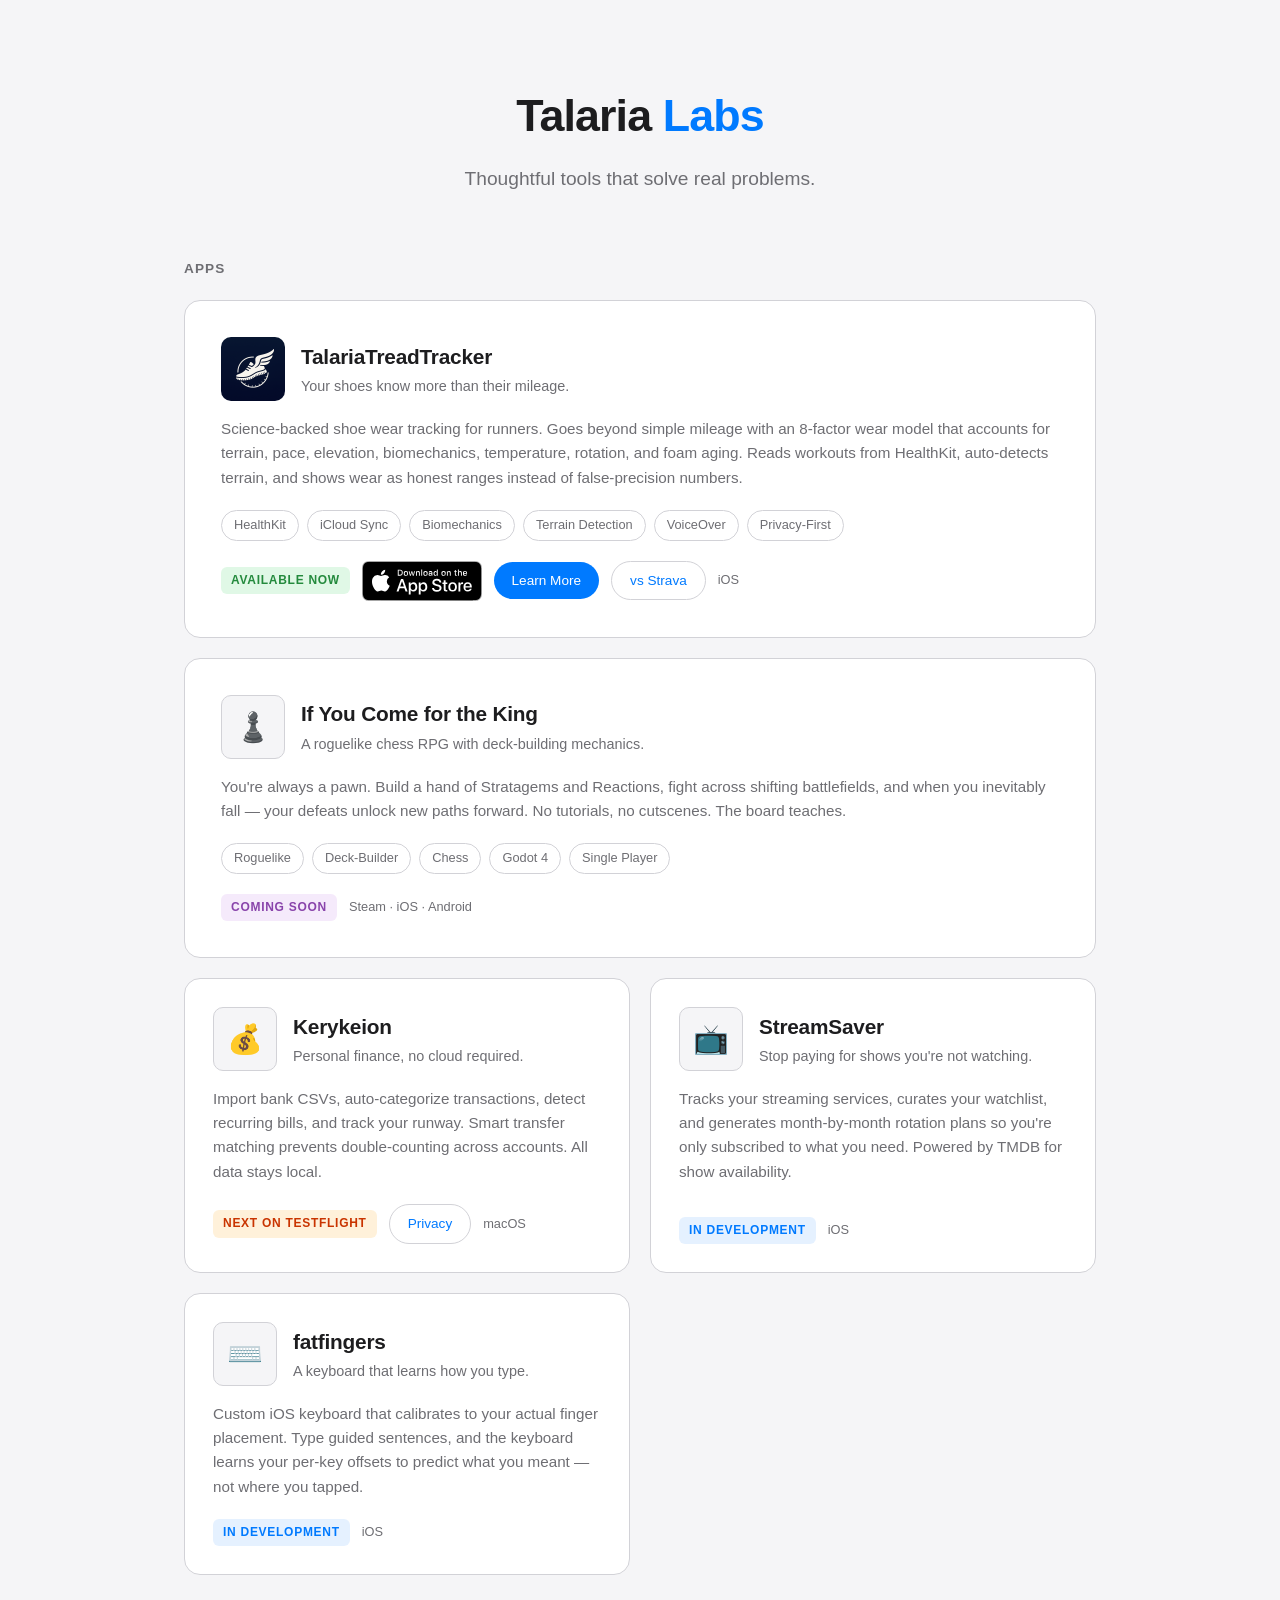
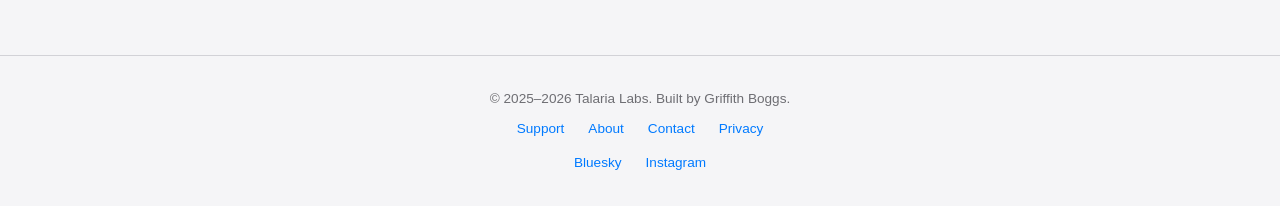
<file: index.html>
<!DOCTYPE html>
<html lang="en">
<head>
    <meta charset="UTF-8">
    <meta name="viewport" content="width=device-width, initial-scale=1.0">
    <title>Talaria Labs</title>
    <meta name="description" content="Talaria Labs builds thoughtful tools that solve real problems. Home of TalariaTreadTracker, Kerykeion, StreamSaver, and fatfingers.">
    <meta name="theme-color" content="#0a1628">
    <meta property="og:title" content="Talaria Labs">
    <meta property="og:description" content="Thoughtful tools that solve real problems. Home of TalariaTreadTracker, If You Come for the King, Kerykeion, StreamSaver, and fatfingers.">
    <meta property="og:url" content="https://talarialabs.app/">
    <meta property="og:image" content="https://talarialabs.app/social-card.png">
    <meta property="og:type" content="website">
    <meta property="og:site_name" content="Talaria Labs">
    <meta name="twitter:card" content="summary_large_image">
    <meta name="twitter:title" content="Talaria Labs">
    <meta name="twitter:description" content="Thoughtful tools that solve real problems.">
    <link rel="canonical" href="https://talarialabs.app/">
    <link rel="icon" type="image/png" href="app-icon.png">
    <script type="application/ld+json">
    {
      "@context": "https://schema.org",
      "@type": "Organization",
      "name": "Talaria Labs",
      "url": "https://talarialabs.app",
      "logo": "https://talarialabs.app/app-icon.png",
      "email": "talarialabs@proton.me",
      "founder": {
        "@type": "Person",
        "name": "Griffith Boggs"
      }
    }
    </script>
    <script type="application/ld+json">
    {
      "@context": "https://schema.org",
      "@type": "SoftwareApplication",
      "name": "TalariaTreadTracker",
      "applicationCategory": "Health & Fitness",
      "operatingSystem": "iOS",
      "offers": {
        "@type": "Offer",
        "price": "2.99",
        "priceCurrency": "USD"
      },
      "description": "Science-backed shoe wear tracking for runners with an 8-factor wear model including terrain, biomechanics, pace, elevation, temperature, fatigue, rotation, and foam aging.",
      "url": "https://talarialabs.app/treadtracker/"
    }
    </script>
    <script type="application/ld+json">
    {
      "@context": "https://schema.org",
      "@type": "VideoGame",
      "name": "If You Come for the King",
      "description": "A roguelike chess RPG with deck-building mechanics. You're always a pawn. Build a hand of Stratagems and Reactions, fight across shifting battlefields, and when you inevitably fall, your defeats unlock new paths forward.",
      "genre": ["Roguelike", "Deck-Building", "Strategy", "Chess"],
      "gamePlatform": ["Steam", "iOS", "Android"],
      "applicationCategory": "Game",
      "operatingSystem": "Multi-platform"
    }
    </script>
    <link rel="stylesheet" href="style.css">
    <style>
        /* Hero */
        .hero {
            text-align: center;
            padding: 80px 24px 64px;
        }

        .hero-logo {
            font-size: 2.8rem;
            font-weight: 700;
            letter-spacing: -0.02em;
            margin-bottom: 12px;
        }

        .hero-logo span {
            color: var(--accent);
        }

        .hero-tagline {
            font-size: 1.2rem;
            color: var(--text-secondary);
            font-weight: 400;
            max-width: 440px;
            margin: 0 auto;
        }

        /* Apps Section */
        .apps {
            max-width: 960px;
            margin: 0 auto;
            padding: 0 24px 80px;
            flex: 1;
        }

        .apps-header {
            font-size: 0.85rem;
            font-weight: 600;
            text-transform: uppercase;
            letter-spacing: 0.08em;
            color: var(--text-secondary);
            margin-bottom: 20px;
        }

        .app-grid {
            display: grid;
            grid-template-columns: 1fr;
            gap: 20px;
        }

        @media (min-width: 640px) {
            .app-grid {
                grid-template-columns: 1fr 1fr;
            }
        }

        /* App Cards */
        .app-card {
            background: var(--bg-card);
            border: 1px solid var(--border);
            border-radius: var(--radius);
            padding: 28px;
            transition: background 0.2s ease, border-color 0.2s ease;
            display: flex;
            flex-direction: column;
        }

        .app-card:hover {
            background: var(--bg-card-hover);
            border-color: var(--accent);
        }

        .app-card.featured {
            grid-column: 1 / -1;
        }

        @media (min-width: 640px) {
            .app-card.featured {
                padding: 36px;
            }
        }

        .app-card-header {
            display: flex;
            align-items: center;
            gap: 16px;
            margin-bottom: 16px;
        }

        .app-icon {
            width: 64px;
            height: 64px;
            border-radius: var(--radius-sm);
            flex-shrink: 0;
        }

        .app-icon-placeholder {
            width: 64px;
            height: 64px;
            border-radius: var(--radius-sm);
            flex-shrink: 0;
            background: var(--bg);
            border: 1px solid var(--border);
            display: flex;
            align-items: center;
            justify-content: center;
            font-size: 1.8rem;
        }

        .app-info h2 {
            font-size: 1.3rem;
            font-weight: 600;
            letter-spacing: -0.01em;
            margin-bottom: 2px;
        }

        .app-info .app-subtitle {
            font-size: 0.9rem;
            color: var(--text-secondary);
        }

        .app-description {
            font-size: 0.95rem;
            color: var(--text-secondary);
            margin-bottom: 20px;
            flex: 1;
        }

        /* Feature pills (for featured card) */
        .feature-pills {
            display: flex;
            flex-wrap: wrap;
            gap: 8px;
            margin-bottom: 20px;
        }

        .pill {
            font-size: 0.8rem;
            padding: 4px 12px;
            border-radius: 980px;
            border: 1px solid var(--border);
            color: var(--text-secondary);
            white-space: nowrap;
        }

        /* Status + Actions */
        .app-footer {
            display: flex;
            align-items: center;
            gap: 12px;
            flex-wrap: wrap;
        }

        .platform-tag {
            font-size: 0.8rem;
            color: var(--text-secondary);
        }

        /* Override shared button styles for compact size */
        .btn {
            padding: 8px 18px;
            font-size: 0.85rem;
        }

        /* Responsive */
        @media (max-width: 480px) {
            .hero {
                padding: 60px 20px 48px;
            }

            .hero-logo {
                font-size: 2.2rem;
            }

            .hero-tagline {
                font-size: 1.05rem;
            }

            .apps {
                padding: 0 20px 60px;
            }

            .app-card {
                padding: 22px;
            }

            .app-icon,
            .app-icon-placeholder {
                width: 52px;
                height: 52px;
            }

            .app-info h2 {
                font-size: 1.15rem;
            }
        }
    </style>
</head>
<body>

    <main>
        <section class="hero">
            <h1 class="hero-logo">Talaria <span>Labs</span></h1>
            <p class="hero-tagline">Thoughtful tools that solve real problems.</p>
        </section>

        <section class="apps">
            <p class="apps-header">Apps</p>
            <div class="app-grid">

                <!-- TalariaTreadTracker (Featured) -->
                <article class="app-card featured">
                    <div class="app-card-header">
                        <img src="app-icon.png" alt="TalariaTreadTracker app icon" class="app-icon">
                        <div class="app-info">
                            <h2>TalariaTreadTracker</h2>
                            <p class="app-subtitle">Your shoes know more than their mileage.</p>
                        </div>
                    </div>
                    <p class="app-description">Science-backed shoe wear tracking for runners. Goes beyond simple mileage with an 8-factor wear model that accounts for terrain, pace, elevation, biomechanics, temperature, rotation, and foam aging. Reads workouts from HealthKit, auto-detects terrain, and shows wear as honest ranges instead of false-precision numbers.</p>
                    <div class="feature-pills">
                        <span class="pill">HealthKit</span>
                        <span class="pill">iCloud Sync</span>
                        <span class="pill">Biomechanics</span>
                        <span class="pill">Terrain Detection</span>
                        <span class="pill">VoiceOver</span>
                        <span class="pill">Privacy-First</span>
                    </div>
                    <div class="app-footer">
                        <span class="badge badge-live">Available Now</span>
                        <a href="https://apple.co/3NuCiOa" target="_blank" rel="noopener"><img src="app-store-badge.svg" alt="Download on the App Store" style="height: 40px; vertical-align: middle;" loading="lazy"></a>
                        <a href="/treadtracker/" class="btn btn-primary">Learn More</a>
                        <a href="/compare/" class="btn btn-secondary">vs Strava</a>
                        <span class="platform-tag">iOS</span>
                    </div>
                </article>

                <!-- If You Come for the King (Coming Soon) -->
                <article class="app-card featured">
                    <div class="app-card-header">
                        <div class="app-icon-placeholder" aria-hidden="true">&#x265F;&#xFE0F;</div>
                        <div class="app-info">
                            <h2>If You Come for the King</h2>
                            <p class="app-subtitle">A roguelike chess RPG with deck-building mechanics.</p>
                        </div>
                    </div>
                    <p class="app-description">You're always a pawn. Build a hand of Stratagems and Reactions, fight across shifting battlefields, and when you inevitably fall &mdash; your defeats unlock new paths forward. No tutorials, no cutscenes. The board teaches.</p>
                    <div class="feature-pills">
                        <span class="pill">Roguelike</span>
                        <span class="pill">Deck-Builder</span>
                        <span class="pill">Chess</span>
                        <span class="pill">Godot 4</span>
                        <span class="pill">Single Player</span>
                    </div>
                    <div class="app-footer">
                        <span class="badge badge-soon">Coming Soon</span>
                        <span class="platform-tag">Steam &middot; iOS &middot; Android</span>
                    </div>
                </article>

                <!-- Kerykeion (financeTracker) -->
                <article class="app-card">
                    <div class="app-card-header">
                        <div class="app-icon-placeholder" aria-hidden="true">&#x1F4B0;</div>
                        <div class="app-info">
                            <h2>Kerykeion</h2>
                            <p class="app-subtitle">Personal finance, no cloud required.</p>
                        </div>
                    </div>
                    <p class="app-description">Import bank CSVs, auto-categorize transactions, detect recurring bills, and track your runway. Smart transfer matching prevents double-counting across accounts. All data stays local.</p>
                    <div class="app-footer">
                        <span class="badge badge-beta">Next on TestFlight</span>
                        <a href="/kerykeion/privacy/" class="btn btn-secondary">Privacy</a>
                        <span class="platform-tag">macOS</span>
                    </div>
                </article>

                <!-- StreamSaver -->
                <article class="app-card">
                    <div class="app-card-header">
                        <div class="app-icon-placeholder" aria-hidden="true">&#x1F4FA;</div>
                        <div class="app-info">
                            <h2>StreamSaver</h2>
                            <p class="app-subtitle">Stop paying for shows you're not watching.</p>
                        </div>
                    </div>
                    <p class="app-description">Tracks your streaming services, curates your watchlist, and generates month-by-month rotation plans so you're only subscribed to what you need. Powered by TMDB for show availability.</p>
                    <div class="app-footer">
                        <span class="badge badge-dev">In Development</span>
                        <span class="platform-tag">iOS</span>
                    </div>
                </article>

                <!-- fatfingers -->
                <article class="app-card">
                    <div class="app-card-header">
                        <div class="app-icon-placeholder" aria-hidden="true">&#x2328;&#xFE0F;</div>
                        <div class="app-info">
                            <h2>fatfingers</h2>
                            <p class="app-subtitle">A keyboard that learns how you type.</p>
                        </div>
                    </div>
                    <p class="app-description">Custom iOS keyboard that calibrates to your actual finger placement. Type guided sentences, and the keyboard learns your per-key offsets to predict what you meant &mdash; not where you tapped.</p>
                    <div class="app-footer">
                        <span class="badge badge-dev">In Development</span>
                        <span class="platform-tag">iOS</span>
                    </div>
                </article>

            </div>
        </section>
    </main>

    <footer>
        <p>&copy; 2025&ndash;2026 Talaria Labs. Built by Griffith Boggs.</p>
        <div class="footer-links">
            <a href="/support/">Support</a>
            <a href="/about/">About</a>
            <a href="mailto:talarialabs@proton.me">Contact</a>
            <a href="/privacy/">Privacy</a>
        </div>
        <div class="footer-links" style="margin-top: 12px;">
            <a href="https://bsky.app/profile/talarialabs.bsky.social" target="_blank" rel="noopener">Bluesky</a>
            <a href="https://instagram.com/talaria.labs" target="_blank" rel="noopener">Instagram</a>
        </div>
    </footer>

</body>
</html>
</file>
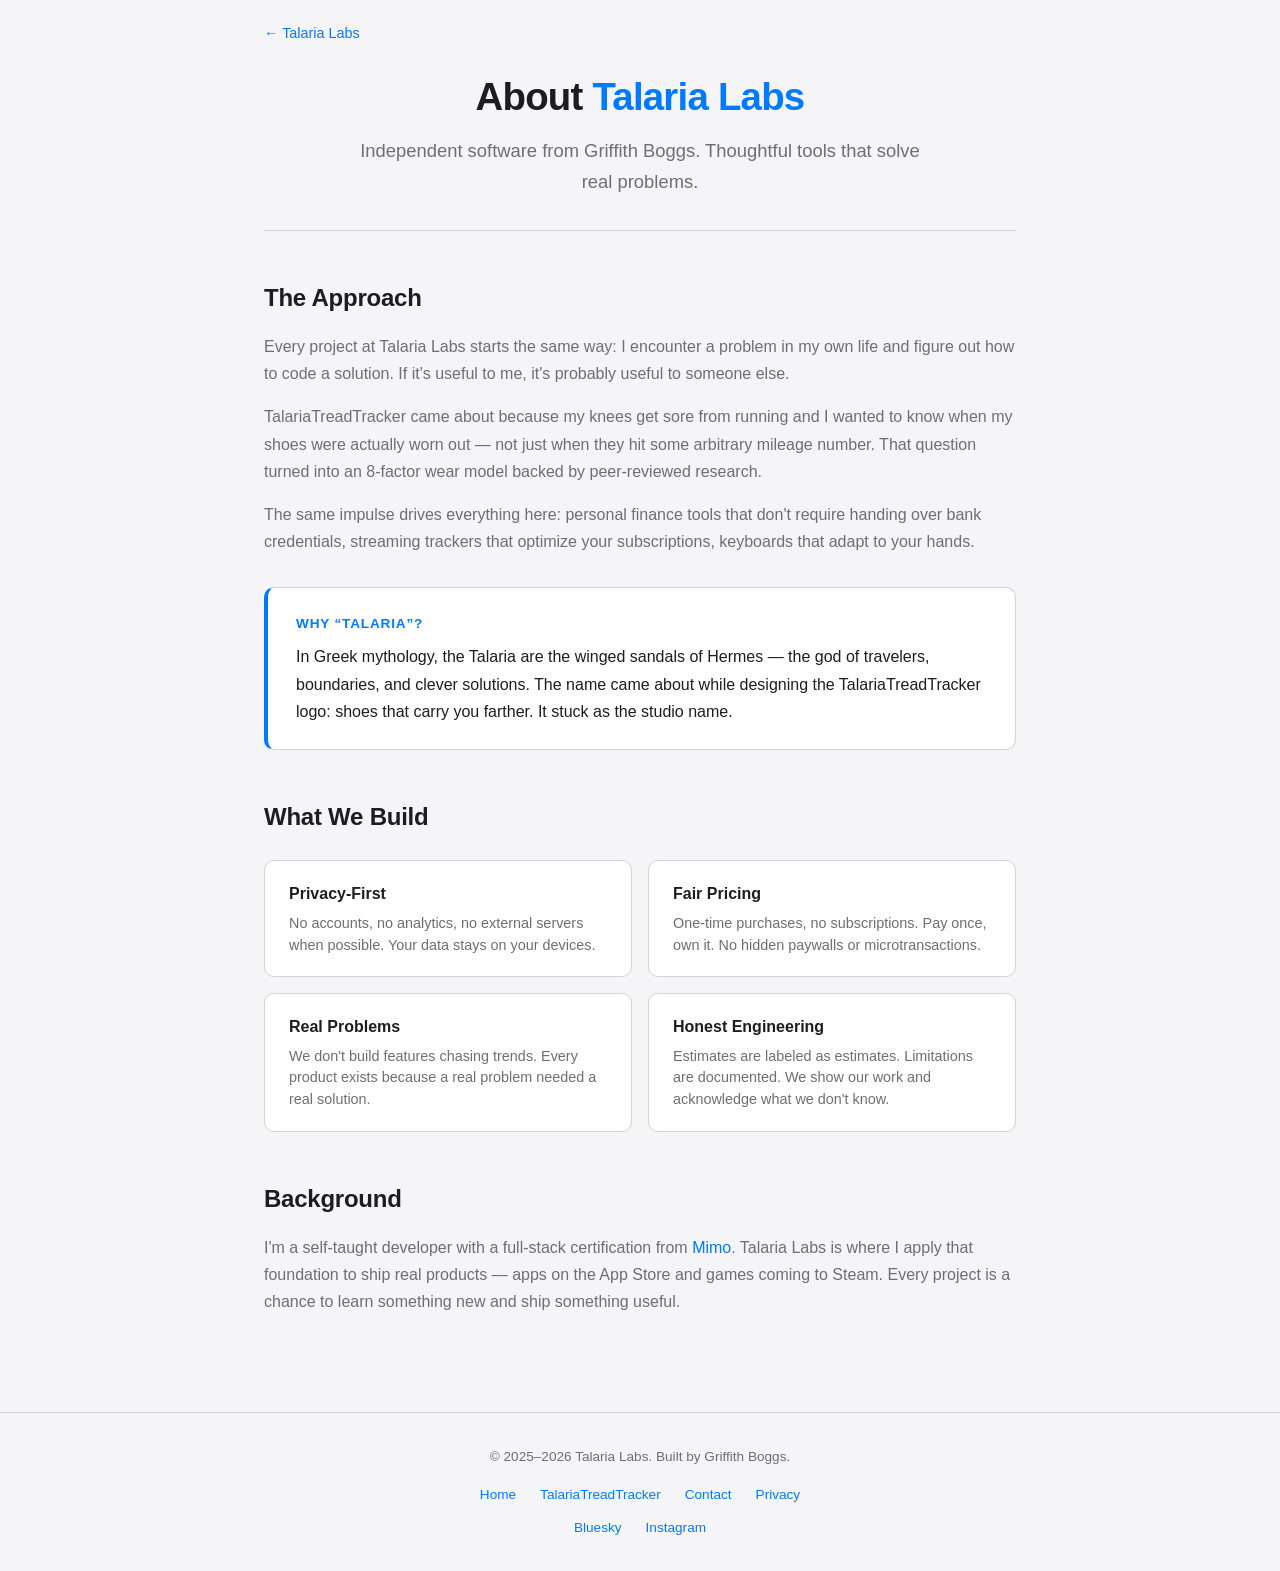
<file: about/index.html>
<!DOCTYPE html>
<html lang="en">
<head>
    <meta charset="UTF-8">
    <meta name="viewport" content="width=device-width, initial-scale=1.0">
    <title>About - Talaria Labs</title>
    <meta name="description" content="Talaria Labs is an independent software studio built by Griffith Boggs. We make thoughtful tools that solve real problems.">
    <meta name="theme-color" content="#0a1628">
    <meta property="og:title" content="About - Talaria Labs">
    <meta property="og:description" content="Independent software studio. We build tools for problems we've encountered ourselves.">
    <meta property="og:url" content="https://talarialabs.app/about/">
    <meta property="og:image" content="https://talarialabs.app/social-card.png">
    <meta property="og:type" content="website">
    <meta property="og:site_name" content="Talaria Labs">
    <meta name="twitter:card" content="summary_large_image">
    <meta name="twitter:title" content="About - Talaria Labs">
    <meta name="twitter:description" content="Independent software studio. We build tools for problems we've encountered ourselves.">
    <link rel="canonical" href="https://talarialabs.app/about/">
    <link rel="icon" type="image/png" href="/app-icon.png">
    <script type="application/ld+json">
    {
      "@context": "https://schema.org",
      "@type": "AboutPage",
      "name": "About Talaria Labs",
      "description": "Independent software studio building thoughtful tools that solve real problems.",
      "url": "https://talarialabs.app/about/",
      "mainEntity": {
        "@type": "Organization",
        "name": "Talaria Labs",
        "founder": {
          "@type": "Person",
          "name": "Griffith Boggs"
        }
      }
    }
    </script>
    <link rel="stylesheet" href="/style.css">
    <style>
        header {
            text-align: center;
            margin-bottom: 48px;
            padding-bottom: 32px;
            border-bottom: 1px solid var(--border);
        }

        h1 {
            font-size: 2.4rem;
            font-weight: 700;
            letter-spacing: -0.02em;
            margin-bottom: 8px;
        }

        h1 .accent {
            color: var(--accent);
        }

        .lead {
            font-size: 1.15rem;
            color: var(--text-secondary);
            max-width: 560px;
            margin: 0 auto;
        }

        h2 {
            font-size: 1.5rem;
            font-weight: 600;
            letter-spacing: -0.01em;
            margin-top: 48px;
            margin-bottom: 16px;
        }

        p {
            margin-bottom: 16px;
            color: var(--text-secondary);
            line-height: 1.7;
        }

        .origin-card {
            background: var(--bg-card);
            border: 1px solid var(--border);
            border-left: 4px solid var(--accent);
            border-radius: var(--radius-sm);
            padding: 24px 28px;
            margin: 32px 0;
        }

        .origin-card p {
            color: var(--text);
            margin-bottom: 0;
        }

        .origin-card .label {
            font-size: 0.85rem;
            font-weight: 600;
            text-transform: uppercase;
            letter-spacing: 0.06em;
            color: var(--accent);
            margin-bottom: 8px;
        }

        .values-grid {
            display: grid;
            grid-template-columns: 1fr;
            gap: 16px;
            margin: 24px 0 0;
        }

        @media (min-width: 640px) {
            .values-grid {
                grid-template-columns: 1fr 1fr;
            }
        }

        .value-card {
            background: var(--bg-card);
            border: 1px solid var(--border);
            border-radius: var(--radius-sm);
            padding: 20px 24px;
        }

        .value-card h3 {
            font-size: 1rem;
            font-weight: 600;
            margin-bottom: 6px;
        }

        .value-card p {
            font-size: 0.9rem;
            color: var(--text-secondary);
            line-height: 1.5;
            margin-bottom: 0;
        }

        a {
            color: var(--accent);
            text-decoration: none;
        }

        a:hover {
            text-decoration: underline;
        }

        @media (max-width: 480px) {
            h1 { font-size: 1.8rem; }
            .lead { font-size: 1rem; }
            .container { padding: 0 20px 60px; }
        }
    </style>
</head>
<body>

    <nav>
        <a href="/">&larr; Talaria Labs</a>
    </nav>

    <div class="container">
        <header>
            <h1>About <span class="accent">Talaria Labs</span></h1>
            <p class="lead">Independent software from Griffith Boggs. Thoughtful tools that solve real problems.</p>
        </header>

        <h2>The Approach</h2>
        <p>Every project at Talaria Labs starts the same way: I encounter a problem in my own life and figure out how to code a solution. If it's useful to me, it's probably useful to someone else.</p>
        <p>TalariaTreadTracker came about because my knees get sore from running and I wanted to know when my shoes were actually worn out &mdash; not just when they hit some arbitrary mileage number. That question turned into an 8-factor wear model backed by peer-reviewed research.</p>
        <p>The same impulse drives everything here: personal finance tools that don't require handing over bank credentials, streaming trackers that optimize your subscriptions, keyboards that adapt to your hands.</p>

        <div class="origin-card">
            <p class="label">Why &ldquo;Talaria&rdquo;?</p>
            <p>In Greek mythology, the Talaria are the winged sandals of Hermes &mdash; the god of travelers, boundaries, and clever solutions. The name came about while designing the TalariaTreadTracker logo: shoes that carry you farther. It stuck as the studio name.</p>
        </div>

        <h2>What We Build</h2>
        <div class="values-grid">
            <div class="value-card">
                <h3>Privacy-First</h3>
                <p>No accounts, no analytics, no external servers when possible. Your data stays on your devices.</p>
            </div>
            <div class="value-card">
                <h3>Fair Pricing</h3>
                <p>One-time purchases, no subscriptions. Pay once, own it. No hidden paywalls or microtransactions.</p>
            </div>
            <div class="value-card">
                <h3>Real Problems</h3>
                <p>We don't build features chasing trends. Every product exists because a real problem needed a real solution.</p>
            </div>
            <div class="value-card">
                <h3>Honest Engineering</h3>
                <p>Estimates are labeled as estimates. Limitations are documented. We show our work and acknowledge what we don't know.</p>
            </div>
        </div>

        <h2>Background</h2>
        <p>I'm a self-taught developer with a full-stack certification from <a href="https://mimo.org" target="_blank" rel="noopener">Mimo</a>. Talaria Labs is where I apply that foundation to ship real products &mdash; apps on the App Store and games coming to Steam. Every project is a chance to learn something new and ship something useful.</p>
    </div>

    <footer>
        <p>&copy; 2025&ndash;2026 Talaria Labs. Built by Griffith Boggs.</p>
        <div class="footer-links">
            <a href="/">Home</a>
            <a href="/treadtracker/">TalariaTreadTracker</a>
            <a href="mailto:talarialabs@proton.me">Contact</a>
            <a href="/privacy/">Privacy</a>
        </div>
        <div class="footer-links" style="margin-top: 12px;">
            <a href="https://bsky.app/profile/talarialabs.bsky.social" target="_blank" rel="noopener">Bluesky</a>
            <a href="https://instagram.com/talaria.labs" target="_blank" rel="noopener">Instagram</a>
        </div>
    </footer>

</body>
</html>
</file>
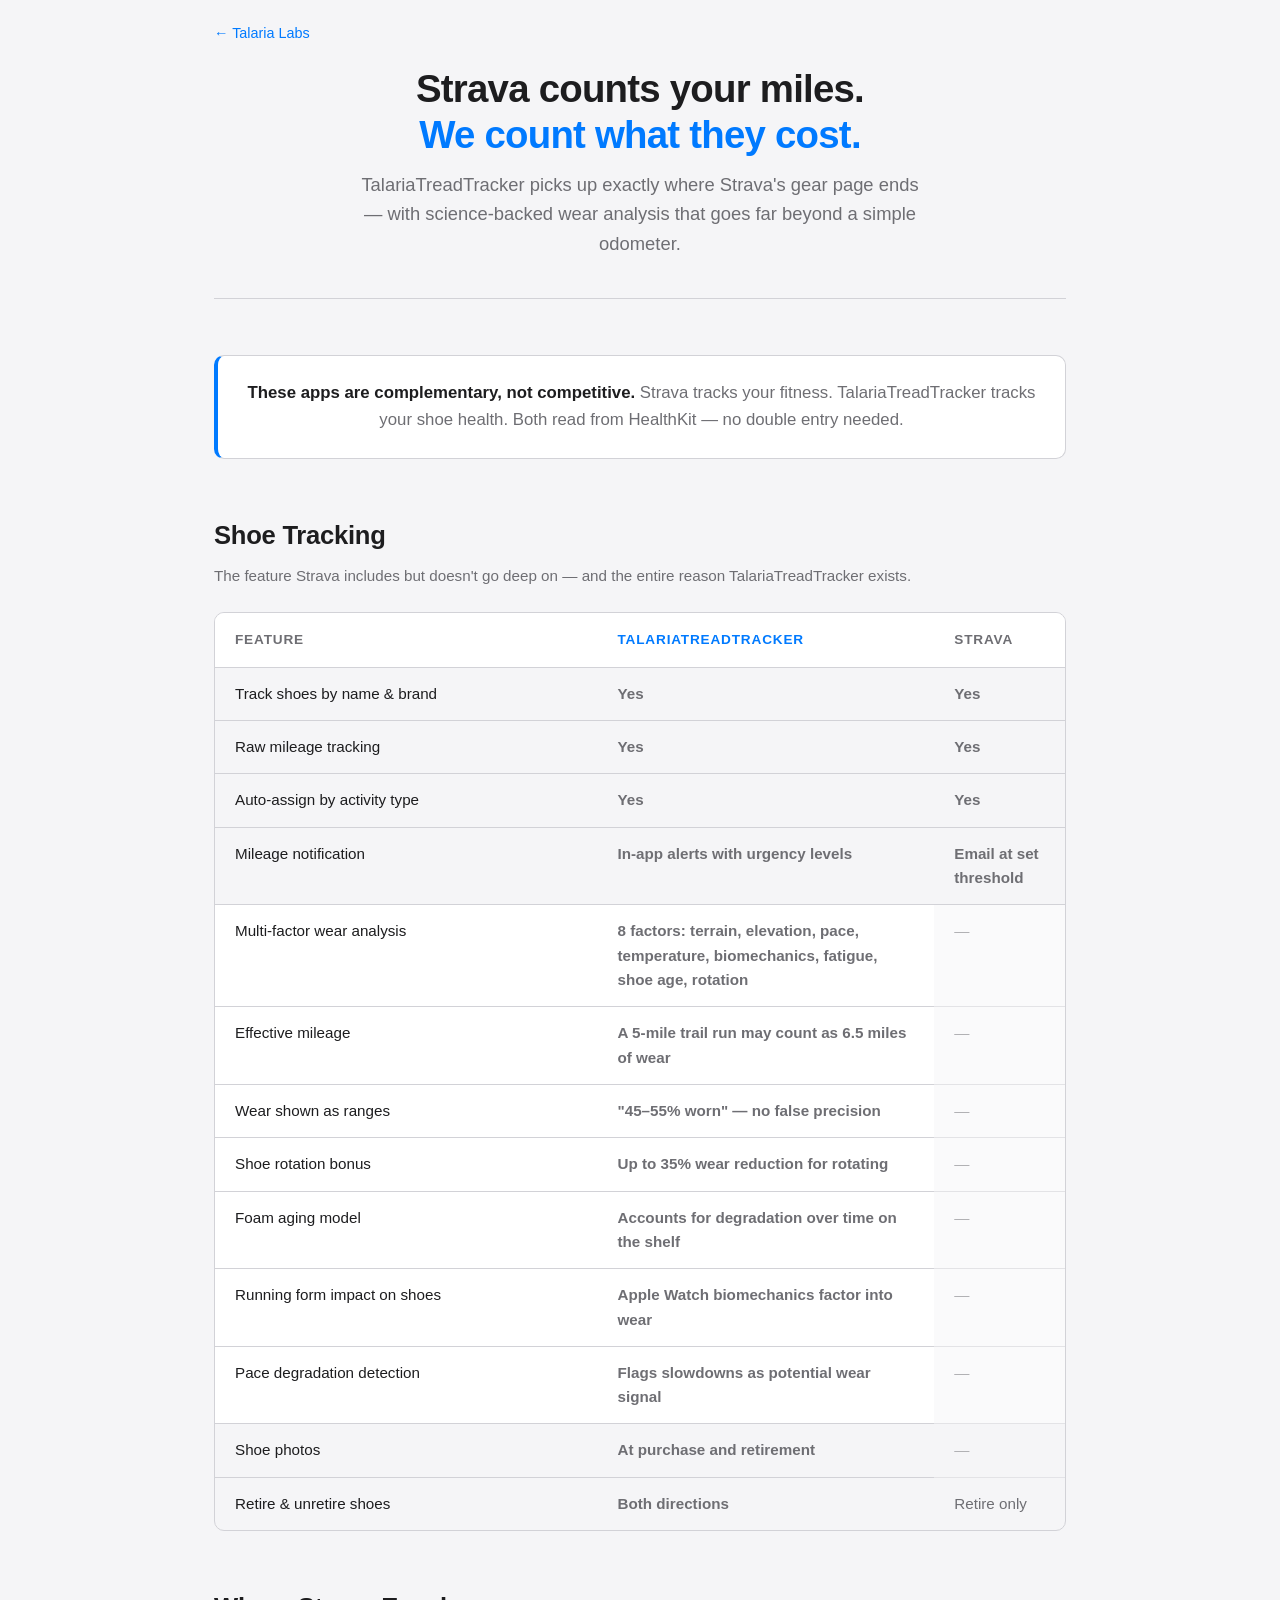
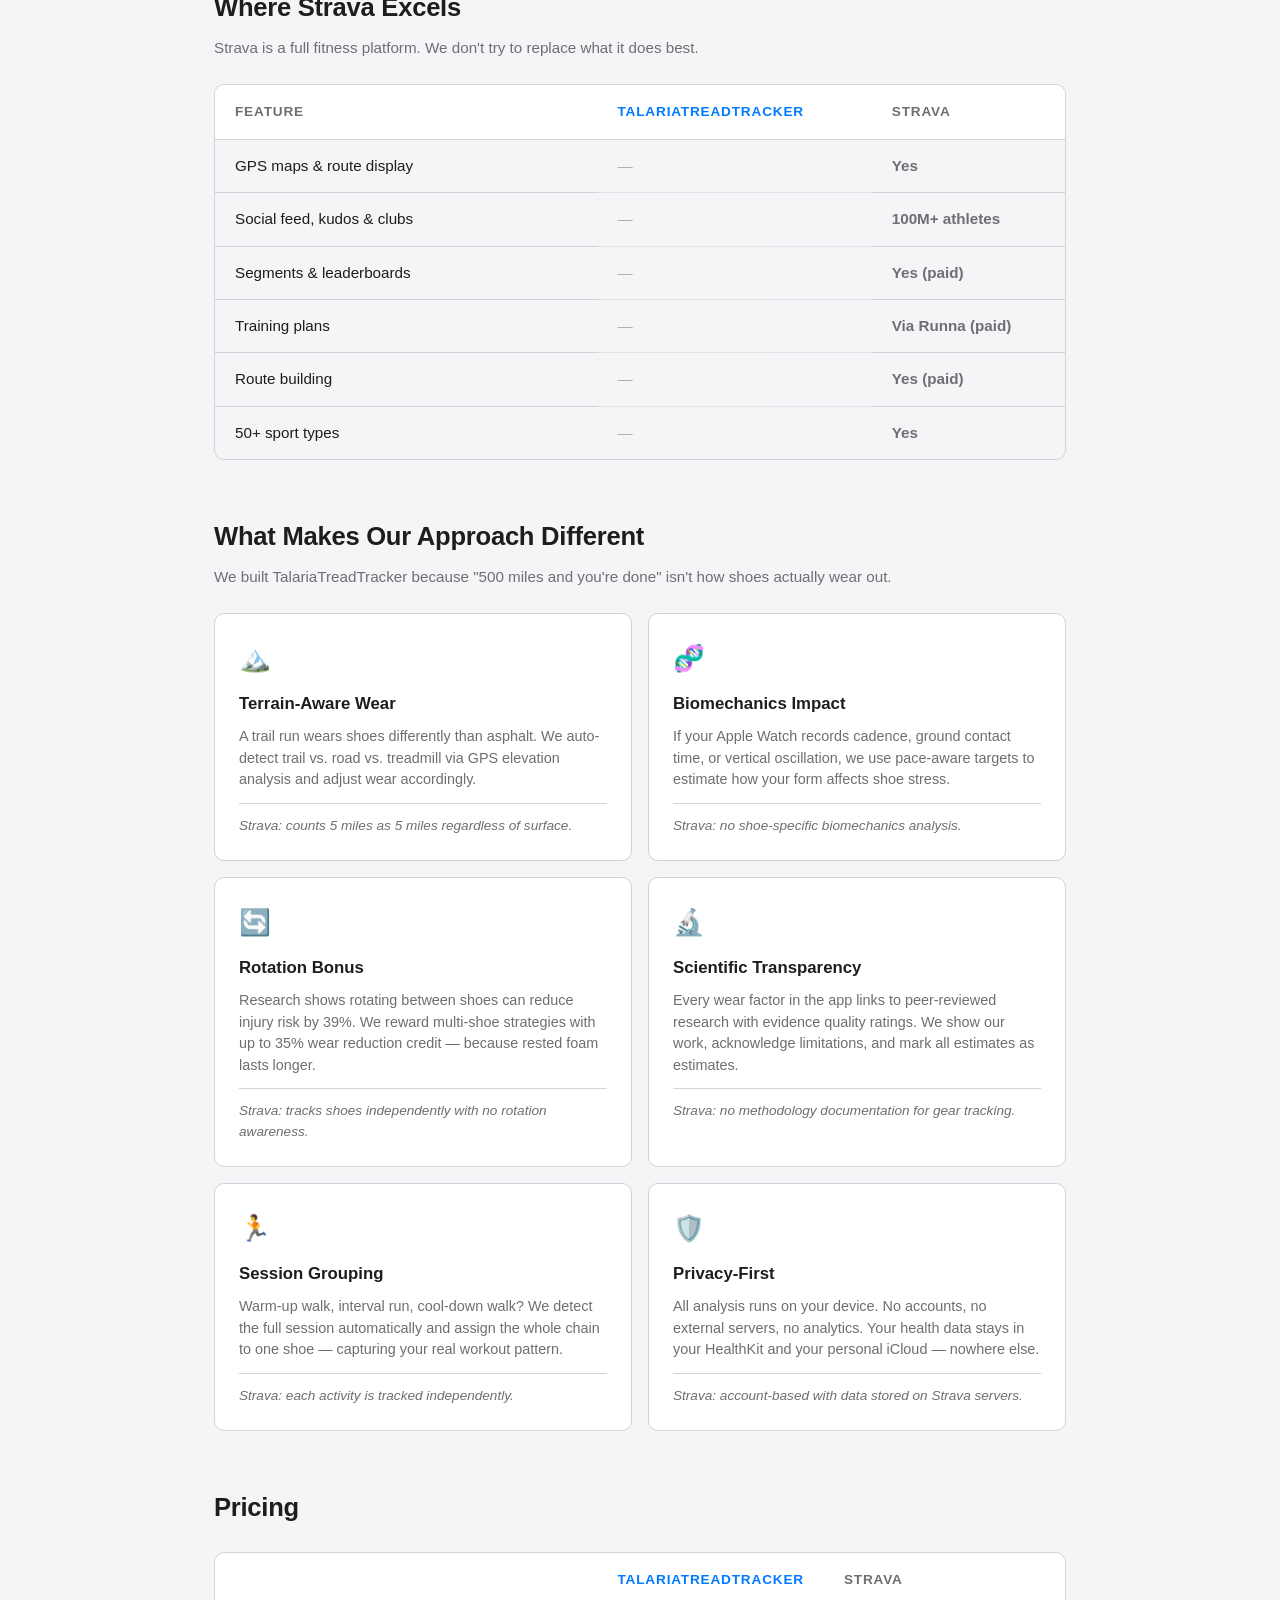
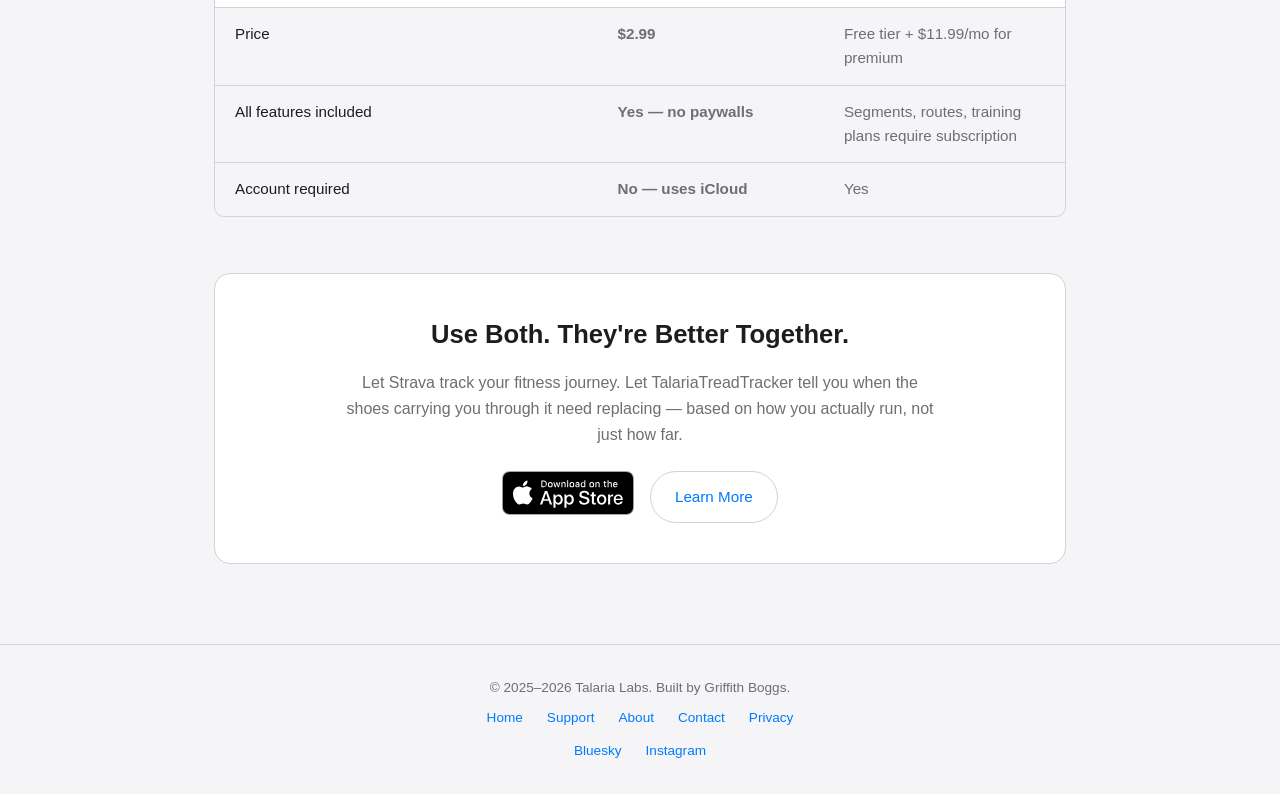
<file: compare/index.html>
<!DOCTYPE html>
<html lang="en">
  <head>
    <meta charset="UTF-8" />
    <meta name="viewport" content="width=device-width, initial-scale=1.0" />
    <title>How We Compare - TalariaTreadTracker vs Strava | Talaria Labs</title>
    <meta
      name="description"
      content="See how TalariaTreadTracker's multi-factor shoe wear analysis compares to Strava's basic gear tracking. They're complementary, not competitive."
    />
    <meta name="theme-color" content="#0a1628" />
    <meta property="og:title" content="TalariaTreadTracker vs Strava">
    <meta property="og:description" content="How TalariaTreadTracker's multi-factor shoe wear analysis compares to Strava's basic gear tracking. They're complementary, not competitive.">
    <meta property="og:url" content="https://talarialabs.app/compare/">
    <meta property="og:image" content="https://talarialabs.app/social-card.png">
    <meta property="og:type" content="website">
    <meta property="og:site_name" content="Talaria Labs">
    <meta name="twitter:card" content="summary_large_image">
    <meta name="twitter:title" content="TalariaTreadTracker vs Strava">
    <meta name="twitter:description" content="Multi-factor shoe wear analysis vs basic gear tracking. Use both.">
    <link rel="canonical" href="https://talarialabs.app/compare/" />
    <link rel="icon" type="image/png" href="/app-icon.png" />
    <script type="application/ld+json">
    {
      "@context": "https://schema.org",
      "@type": "WebPage",
      "name": "TalariaTreadTracker vs Strava Comparison",
      "description": "How TalariaTreadTracker's multi-factor shoe wear analysis compares to Strava's basic gear tracking. They're complementary, not competitive.",
      "url": "https://talarialabs.app/compare/",
      "about": {
        "@type": "SoftwareApplication",
        "name": "TalariaTreadTracker"
      }
    }
    </script>
    <link rel="stylesheet" href="/style.css" />
    <style>
      /* Page-specific overrides */
      :root {
        --red: #ff453a;
      }

      nav {
        max-width: 900px;
      }

      .container {
        max-width: 900px;
      }

      /* Hero */
      .hero {
        text-align: center;
        margin-bottom: 56px;
        padding-bottom: 40px;
        border-bottom: 1px solid var(--border);
      }

      .hero h1 {
        font-size: 2.4rem;
        font-weight: 700;
        letter-spacing: -0.02em;
        margin-bottom: 12px;
        line-height: 1.2;
      }

      .hero h1 .accent {
        color: var(--accent);
      }

      .hero .subtitle {
        font-size: 1.15rem;
        color: var(--text-secondary);
        max-width: 560px;
        margin: 0 auto;
      }

      /* Positioning banner */
      .positioning {
        background: var(--bg-card);
        border: 1px solid var(--border);
        border-left: 4px solid var(--accent);
        border-radius: var(--radius-sm);
        padding: 24px 28px;
        margin-bottom: 48px;
        text-align: center;
      }

      .positioning p {
        font-size: 1.05rem;
        color: var(--text-secondary);
      }

      .positioning strong {
        color: var(--text);
      }

      /* Comparison table */
      .compare-table {
        width: 100%;
        border-collapse: separate;
        border-spacing: 0;
        margin-bottom: 48px;
        border: 1px solid var(--border);
        border-radius: var(--radius-sm);
        overflow: hidden;
      }

      .compare-table thead th {
        background: var(--bg-card);
        padding: 16px 20px;
        text-align: left;
        font-size: 0.85rem;
        font-weight: 600;
        text-transform: uppercase;
        letter-spacing: 0.06em;
        color: var(--text-secondary);
        border-bottom: 1px solid var(--border);
      }

      .compare-table thead th:first-child {
        width: 45%;
      }

      .compare-table thead th.col-ttt {
        color: var(--accent);
      }

      .compare-table tbody td {
        padding: 14px 20px;
        font-size: 0.95rem;
        border-bottom: 1px solid var(--border);
        vertical-align: top;
      }

      .compare-table tbody tr:last-child td {
        border-bottom: none;
      }

      .compare-table tbody td:first-child {
        font-weight: 500;
        color: var(--text);
      }

      .compare-table tbody td:nth-child(2),
      .compare-table tbody td:nth-child(3) {
        color: var(--text-secondary);
      }

      .check {
        color: var(--green);
        font-weight: 600;
      }

      .dash {
        color: var(--text-secondary);
        opacity: 0.5;
      }

      .highlight-row td {
        background: var(--bg-card);
      }

      /* Feature deep-dive cards */
      .depth-grid {
        display: grid;
        grid-template-columns: 1fr;
        gap: 16px;
        margin-bottom: 48px;
      }

      @media (min-width: 640px) {
        .depth-grid {
          grid-template-columns: 1fr 1fr;
        }
      }

      .depth-card {
        background: var(--bg-card);
        border: 1px solid var(--border);
        border-radius: var(--radius-sm);
        padding: 24px;
      }

      .depth-card .card-icon {
        font-size: 1.6rem;
        margin-bottom: 12px;
      }

      .depth-card h3 {
        font-size: 1.05rem;
        font-weight: 600;
        margin-bottom: 8px;
      }

      .depth-card p {
        font-size: 0.9rem;
        color: var(--text-secondary);
        line-height: 1.5;
      }

      .depth-card .strava-note {
        margin-top: 12px;
        padding-top: 12px;
        border-top: 1px solid var(--border);
        font-size: 0.85rem;
        color: var(--text-secondary);
        font-style: italic;
      }

      /* Bottom line */
      .bottom-line {
        background: var(--bg-card);
        border: 1px solid var(--border);
        border-radius: var(--radius);
        padding: 40px 32px;
        text-align: center;
        margin-top: 56px;
      }

      .bottom-line h2 {
        font-size: 1.6rem;
        font-weight: 600;
        margin-bottom: 16px;
      }

      .bottom-line p {
        color: var(--text-secondary);
        font-size: 1rem;
        max-width: 600px;
        margin: 0 auto 24px;
      }

      .bottom-line .cta-row {
        display: flex;
        justify-content: center;
        gap: 16px;
        flex-wrap: wrap;
      }

      /* Responsive */
      @media (max-width: 640px) {
        .hero h1 {
          font-size: 1.8rem;
        }

        .hero .subtitle {
          font-size: 1rem;
        }

        .compare-table {
          font-size: 0.85rem;
        }

        .compare-table thead th,
        .compare-table tbody td {
          padding: 10px 12px;
        }

        .compare-table thead th {
          font-size: 0.75rem;
        }

        .bottom-line {
          padding: 28px 20px;
        }

        .section-header h2 {
          font-size: 1.35rem;
        }
      }
    </style>
  </head>
  <body>
    <nav>
      <a href="/">&larr; Talaria Labs</a>
    </nav>

    <div class="container">
      <div class="hero">
        <h1>
          Strava counts your miles.<br /><span class="accent"
            >We count what they cost.</span
          >
        </h1>
        <p class="subtitle">
          TalariaTreadTracker picks up exactly where Strava's gear page ends
          &mdash; with science-backed wear analysis that goes far beyond a
          simple odometer.
        </p>
      </div>

      <div class="positioning">
        <p>
          <strong>These apps are complementary, not competitive.</strong> Strava
          tracks your fitness. TalariaTreadTracker tracks your shoe health. Both
          read from HealthKit &mdash; no double entry needed.
        </p>
      </div>

      <!-- Shoe Tracking -->
      <div class="section-header">
        <h2>Shoe Tracking</h2>
        <p>
          The feature Strava includes but doesn't go deep on &mdash; and the
          entire reason TalariaTreadTracker exists.
        </p>
      </div>

      <table class="compare-table">
        <thead>
          <tr>
            <th>Feature</th>
            <th class="col-ttt">TalariaTreadTracker</th>
            <th>Strava</th>
          </tr>
        </thead>
        <tbody>
          <tr>
            <td>Track shoes by name &amp; brand</td>
            <td class="check">Yes</td>
            <td class="check">Yes</td>
          </tr>
          <tr>
            <td>Raw mileage tracking</td>
            <td class="check">Yes</td>
            <td class="check">Yes</td>
          </tr>
          <tr>
            <td>Auto-assign by activity type</td>
            <td class="check">Yes</td>
            <td class="check">Yes</td>
          </tr>
          <tr>
            <td>Mileage notification</td>
            <td class="check">In-app alerts with urgency levels</td>
            <td class="check">Email at set threshold</td>
          </tr>
          <tr class="highlight-row">
            <td>Multi-factor wear analysis</td>
            <td class="check">
              8 factors: terrain, elevation, pace, temperature, biomechanics,
              fatigue, shoe age, rotation
            </td>
            <td class="dash">&mdash;</td>
          </tr>
          <tr class="highlight-row">
            <td>Effective mileage</td>
            <td class="check">
              A 5-mile trail run may count as 6.5 miles of wear
            </td>
            <td class="dash">&mdash;</td>
          </tr>
          <tr class="highlight-row">
            <td>Wear shown as ranges</td>
            <td class="check">
              "45&ndash;55% worn" &mdash; no false precision
            </td>
            <td class="dash">&mdash;</td>
          </tr>
          <tr class="highlight-row">
            <td>Shoe rotation bonus</td>
            <td class="check">Up to 35% wear reduction for rotating</td>
            <td class="dash">&mdash;</td>
          </tr>
          <tr class="highlight-row">
            <td>Foam aging model</td>
            <td class="check">
              Accounts for degradation over time on the shelf
            </td>
            <td class="dash">&mdash;</td>
          </tr>
          <tr class="highlight-row">
            <td>Running form impact on shoes</td>
            <td class="check">Apple Watch biomechanics factor into wear</td>
            <td class="dash">&mdash;</td>
          </tr>
          <tr class="highlight-row">
            <td>Pace degradation detection</td>
            <td class="check">Flags slowdowns as potential wear signal</td>
            <td class="dash">&mdash;</td>
          </tr>
          <tr>
            <td>Shoe photos</td>
            <td class="check">At purchase and retirement</td>
            <td class="dash">&mdash;</td>
          </tr>
          <tr>
            <td>Retire &amp; unretire shoes</td>
            <td class="check">Both directions</td>
            <td>Retire only</td>
          </tr>
        </tbody>
      </table>

      <!-- Where Strava excels -->
      <div class="section-header">
        <h2>Where Strava Excels</h2>
        <p>
          Strava is a full fitness platform. We don't try to replace what it
          does best.
        </p>
      </div>

      <table class="compare-table">
        <thead>
          <tr>
            <th>Feature</th>
            <th class="col-ttt">TalariaTreadTracker</th>
            <th>Strava</th>
          </tr>
        </thead>
        <tbody>
          <tr>
            <td>GPS maps &amp; route display</td>
            <td class="dash">&mdash;</td>
            <td class="check">Yes</td>
          </tr>
          <tr>
            <td>Social feed, kudos &amp; clubs</td>
            <td class="dash">&mdash;</td>
            <td class="check">100M+ athletes</td>
          </tr>
          <tr>
            <td>Segments &amp; leaderboards</td>
            <td class="dash">&mdash;</td>
            <td class="check">Yes (paid)</td>
          </tr>
          <tr>
            <td>Training plans</td>
            <td class="dash">&mdash;</td>
            <td class="check">Via Runna (paid)</td>
          </tr>
          <tr>
            <td>Route building</td>
            <td class="dash">&mdash;</td>
            <td class="check">Yes (paid)</td>
          </tr>
          <tr>
            <td>50+ sport types</td>
            <td class="dash">&mdash;</td>
            <td class="check">Yes</td>
          </tr>
        </tbody>
      </table>

      <!-- Deep Dive: What only we do -->
      <div class="section-header">
        <h2>What Makes Our Approach Different</h2>
        <p>
          We built TalariaTreadTracker because "500 miles and you're done" isn't
          how shoes actually wear out.
        </p>
      </div>

      <div class="depth-grid">
        <div class="depth-card">
          <div class="card-icon" aria-hidden="true">&#x1F3D4;&#xFE0F;</div>
          <h3>Terrain-Aware Wear</h3>
          <p>
            A trail run wears shoes differently than asphalt. We auto-detect
            trail vs. road vs. treadmill via GPS elevation analysis and adjust
            wear accordingly.
          </p>
          <p class="strava-note">
            Strava: counts 5 miles as 5 miles regardless of surface.
          </p>
        </div>

        <div class="depth-card">
          <div class="card-icon" aria-hidden="true">&#x1F9EC;</div>
          <h3>Biomechanics Impact</h3>
          <p>
            If your Apple Watch records cadence, ground contact time, or
            vertical oscillation, we use pace-aware targets to estimate how your
            form affects shoe stress.
          </p>
          <p class="strava-note">
            Strava: no shoe-specific biomechanics analysis.
          </p>
        </div>

        <div class="depth-card">
          <div class="card-icon" aria-hidden="true">&#x1F504;</div>
          <h3>Rotation Bonus</h3>
          <p>
            Research shows rotating between shoes can reduce injury risk by 39%.
            We reward multi-shoe strategies with up to 35% wear reduction credit
            &mdash; because rested foam lasts longer.
          </p>
          <p class="strava-note">
            Strava: tracks shoes independently with no rotation awareness.
          </p>
        </div>

        <div class="depth-card">
          <div class="card-icon" aria-hidden="true">&#x1F52C;</div>
          <h3>Scientific Transparency</h3>
          <p>
            Every wear factor in the app links to peer-reviewed research with
            evidence quality ratings. We show our work, acknowledge limitations,
            and mark all estimates as estimates.
          </p>
          <p class="strava-note">
            Strava: no methodology documentation for gear tracking.
          </p>
        </div>

        <div class="depth-card">
          <div class="card-icon" aria-hidden="true">&#x1F3C3;</div>
          <h3>Session Grouping</h3>
          <p>
            Warm-up walk, interval run, cool-down walk? We detect the full
            session automatically and assign the whole chain to one shoe &mdash;
            capturing your real workout pattern.
          </p>
          <p class="strava-note">
            Strava: each activity is tracked independently.
          </p>
        </div>

        <div class="depth-card">
          <div class="card-icon" aria-hidden="true">&#x1F6E1;&#xFE0F;</div>
          <h3>Privacy-First</h3>
          <p>
            All analysis runs on your device. No accounts, no external servers,
            no analytics. Your health data stays in your HealthKit and your
            personal iCloud &mdash; nowhere else.
          </p>
          <p class="strava-note">
            Strava: account-based with data stored on Strava servers.
          </p>
        </div>
      </div>

      <!-- Pricing -->
      <div class="section-header">
        <h2>Pricing</h2>
      </div>

      <table class="compare-table">
        <thead>
          <tr>
            <th></th>
            <th class="col-ttt">TalariaTreadTracker</th>
            <th>Strava</th>
          </tr>
        </thead>
        <tbody>
          <tr>
            <td>Price</td>
            <td class="check">$2.99</td>
            <td>Free tier + $11.99/mo for premium</td>
          </tr>
          <tr>
            <td>All features included</td>
            <td class="check">Yes &mdash; no paywalls</td>
            <td>Segments, routes, training plans require subscription</td>
          </tr>
          <tr>
            <td>Account required</td>
            <td class="check">No &mdash; uses iCloud</td>
            <td>Yes</td>
          </tr>
        </tbody>
      </table>

      <!-- CTA -->
      <div class="bottom-line">
        <h2>Use Both. They're Better Together.</h2>
        <p>
          Let Strava track your fitness journey. Let TalariaTreadTracker tell
          you when the shoes carrying you through it need replacing &mdash;
          based on how you actually run, not just how far.
        </p>
        <div class="cta-row">
          <a href="https://apple.co/3NuCiOa" target="_blank" rel="noopener"><img src="/app-store-badge.svg" alt="Download on the App Store" style="height: 44px;" loading="lazy"></a>
          <a href="/treadtracker/" class="btn btn-secondary">Learn More</a>
        </div>
      </div>
    </div>

    <footer>
      <p>&copy; 2025&ndash;2026 Talaria Labs. Built by Griffith Boggs.</p>
      <div class="footer-links">
        <a href="/">Home</a>
        <a href="/support/">Support</a>
        <a href="/about/">About</a>
        <a href="mailto:talarialabs@proton.me">Contact</a>
        <a href="/privacy/">Privacy</a>
      </div>
      <div class="footer-links" style="margin-top: 12px">
        <a
          href="https://bsky.app/profile/talarialabs.bsky.social"
          target="_blank"
          rel="noopener"
          >Bluesky</a
        >
        <a
          href="https://instagram.com/talaria.labs"
          target="_blank"
          rel="noopener"
          >Instagram</a
        >
      </div>
    </footer>
  </body>
</html>
</file>
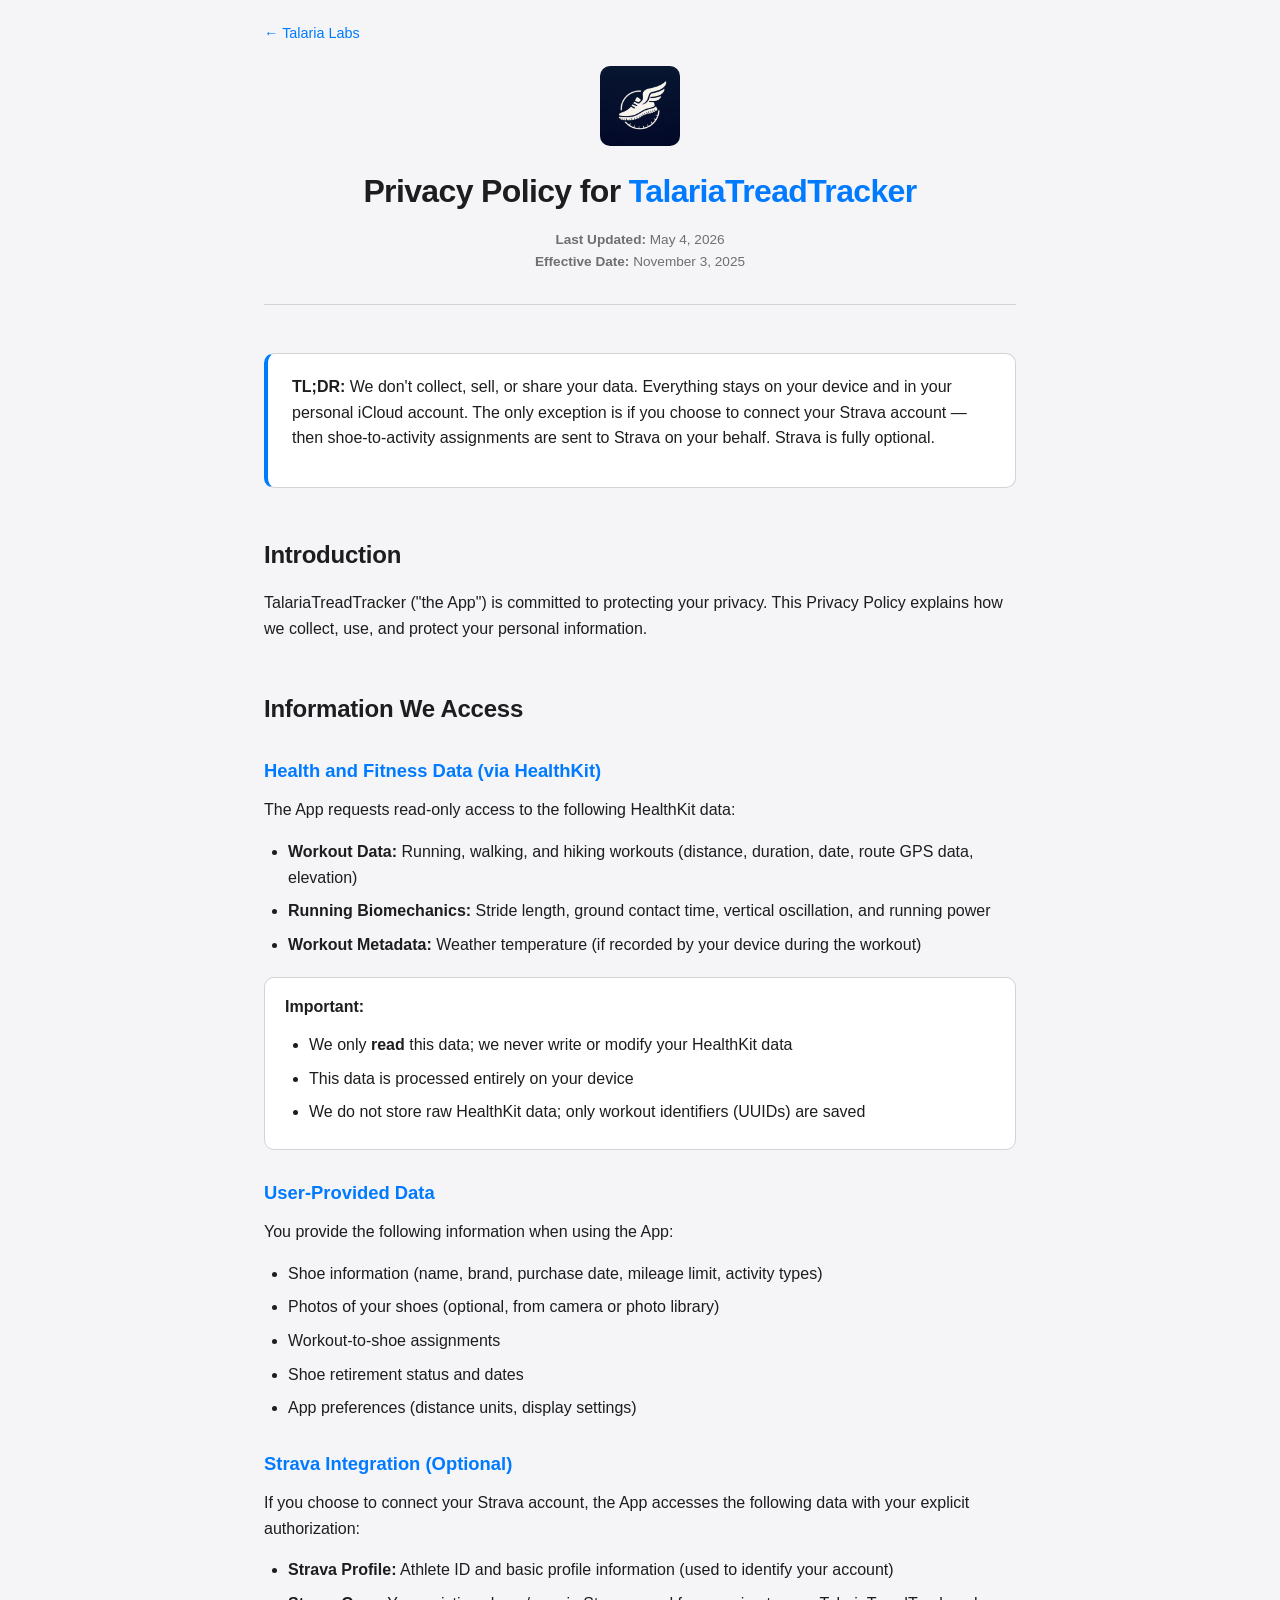
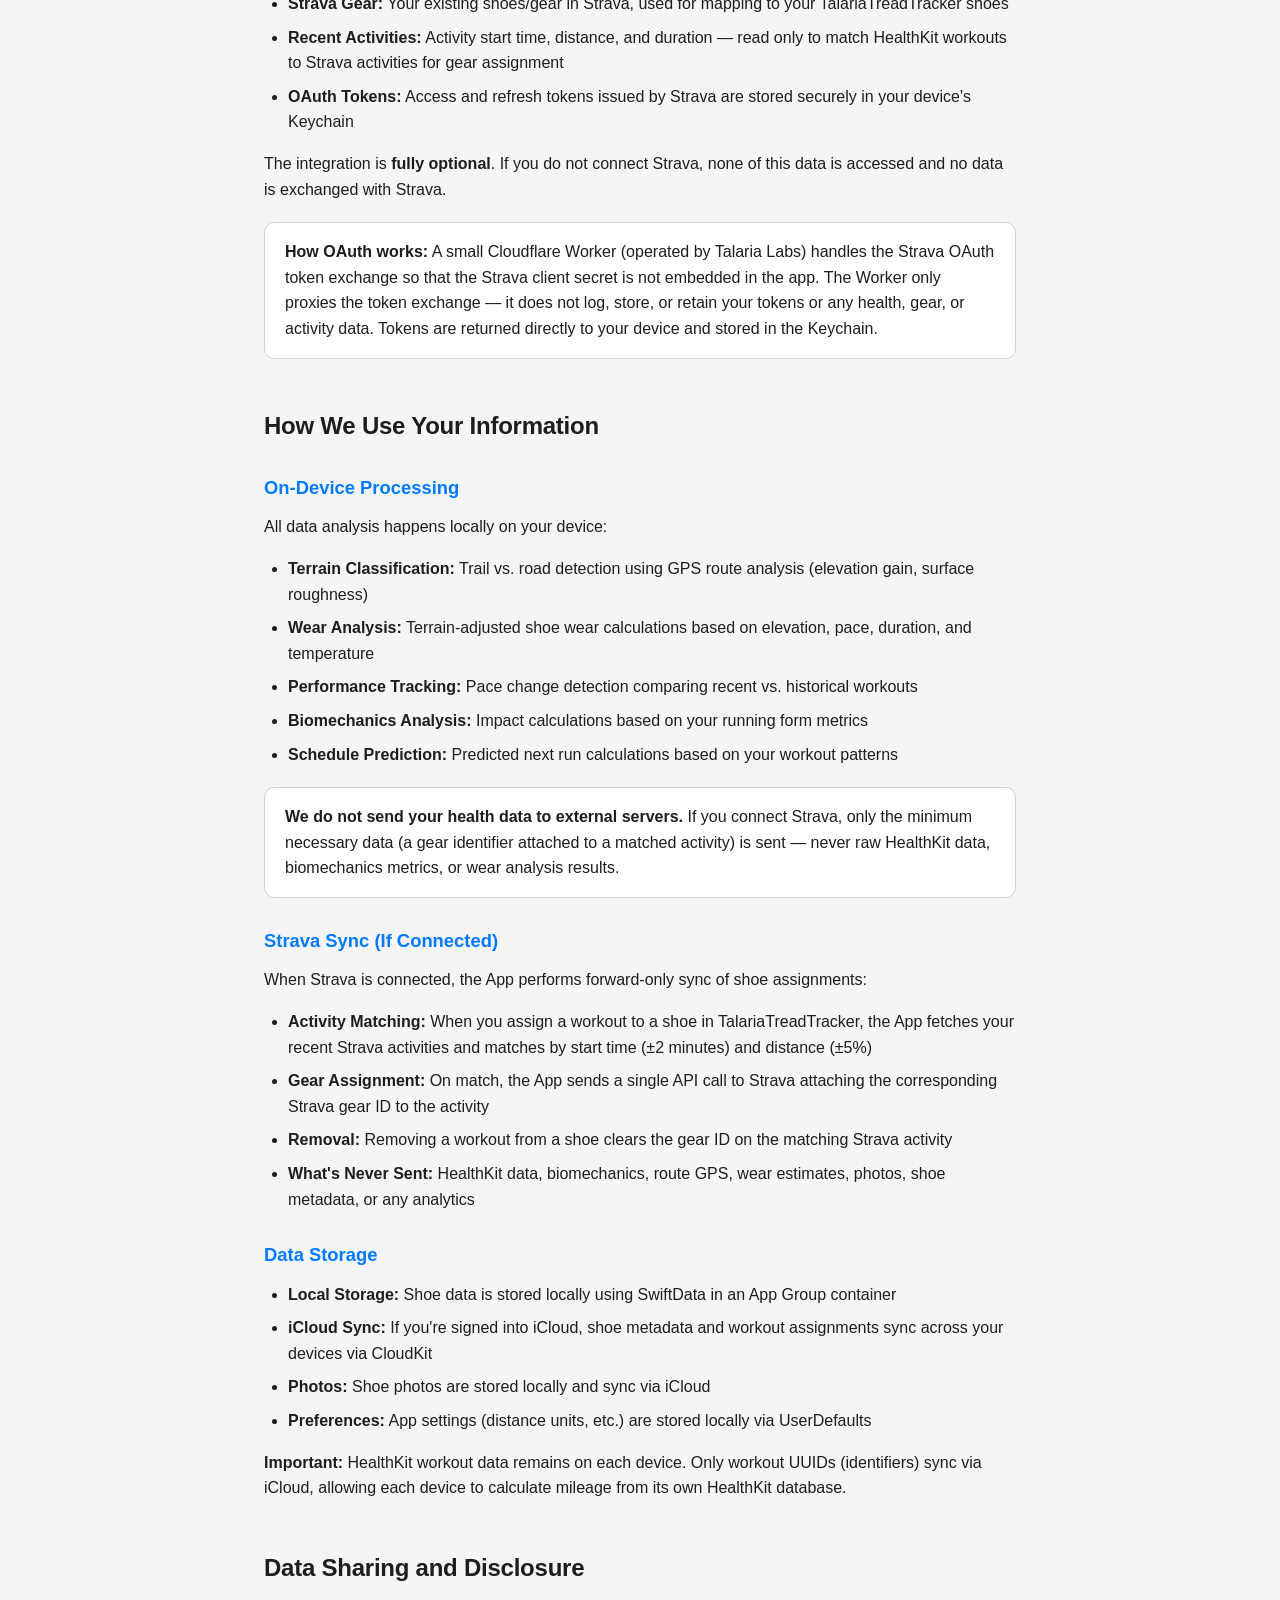
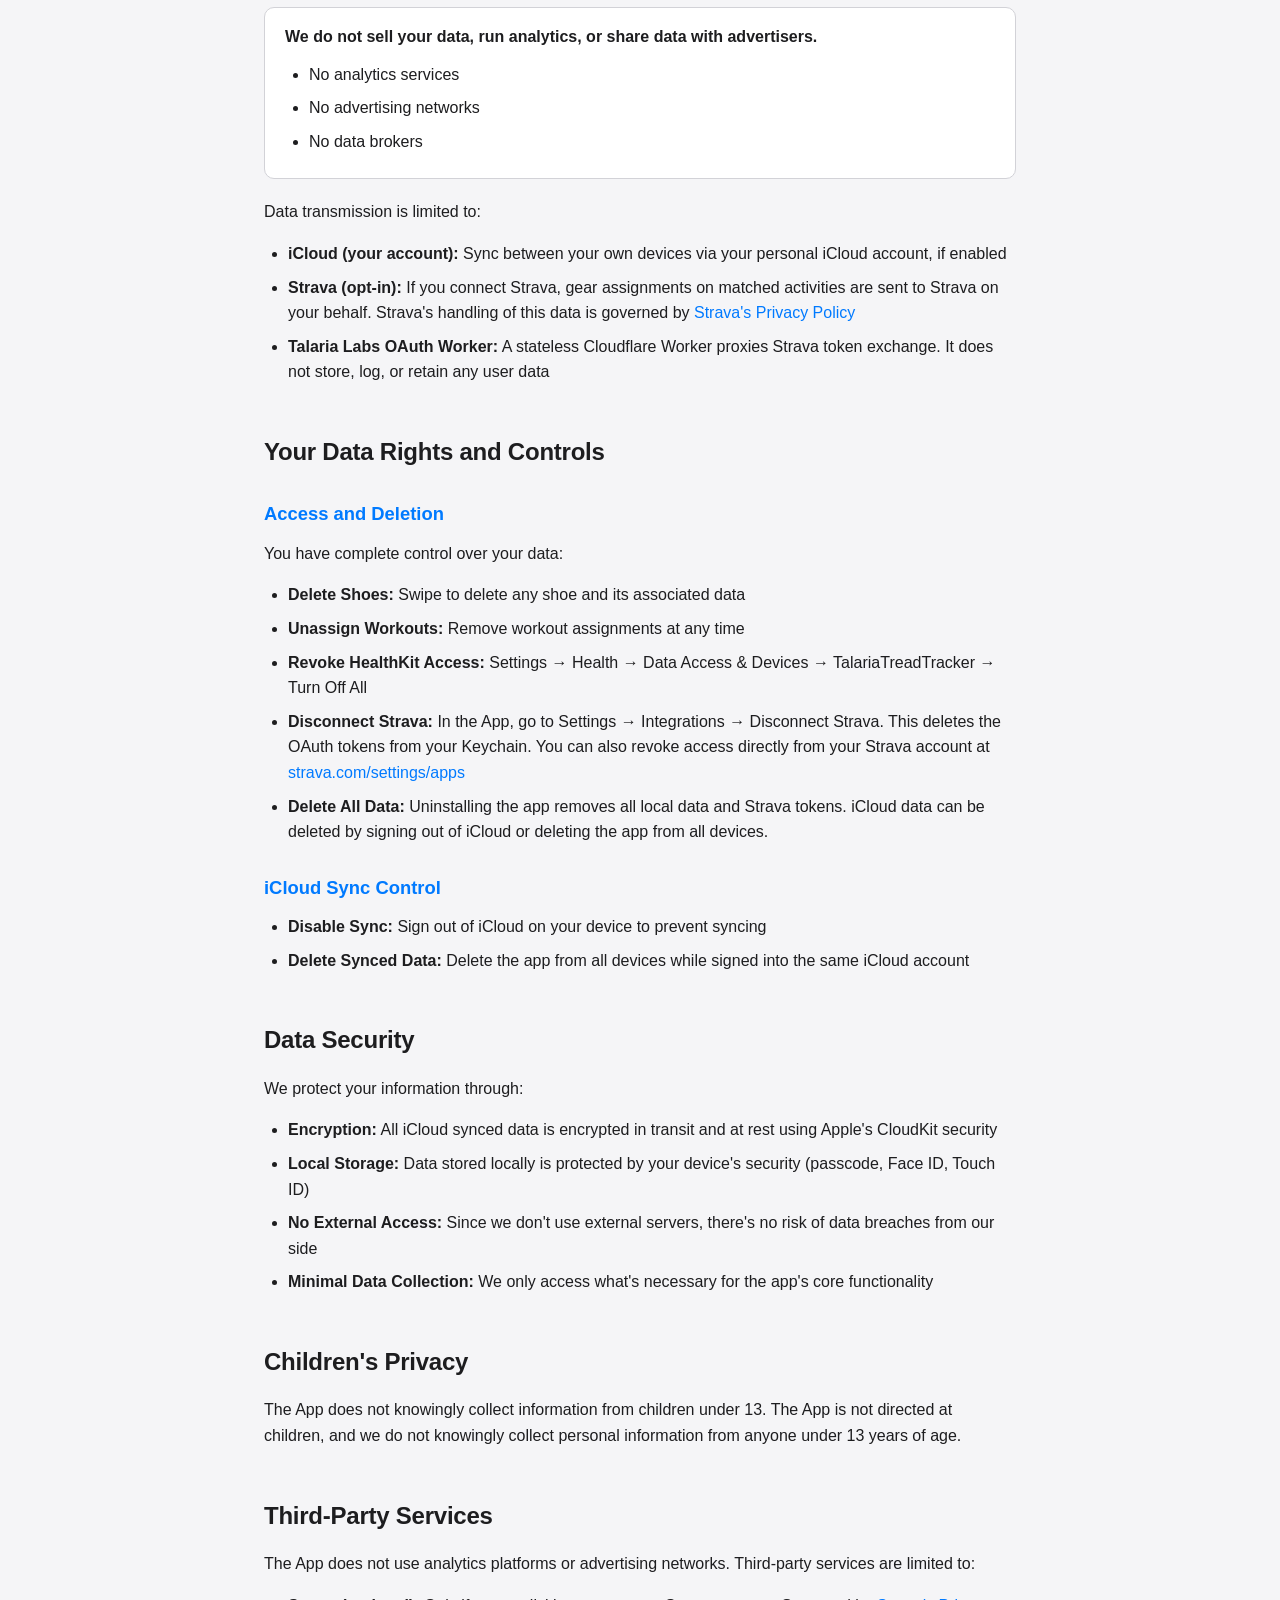
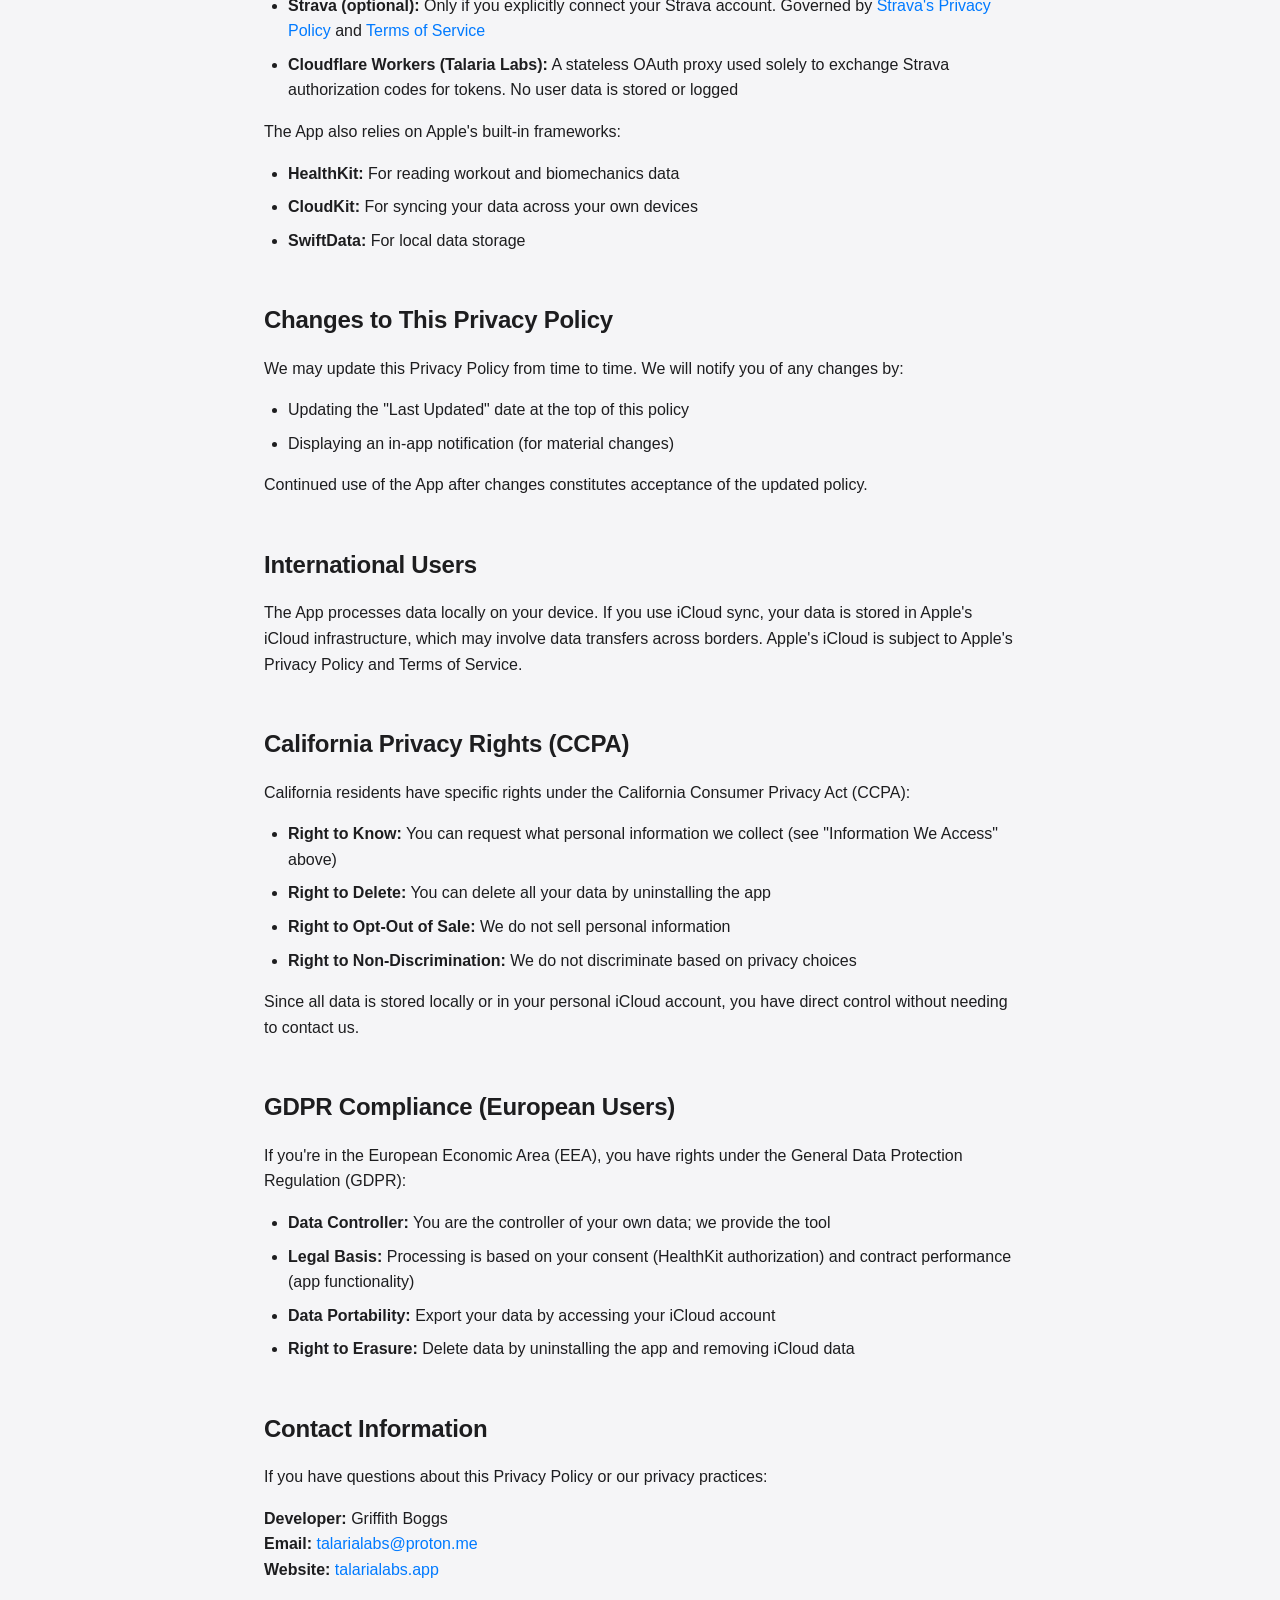
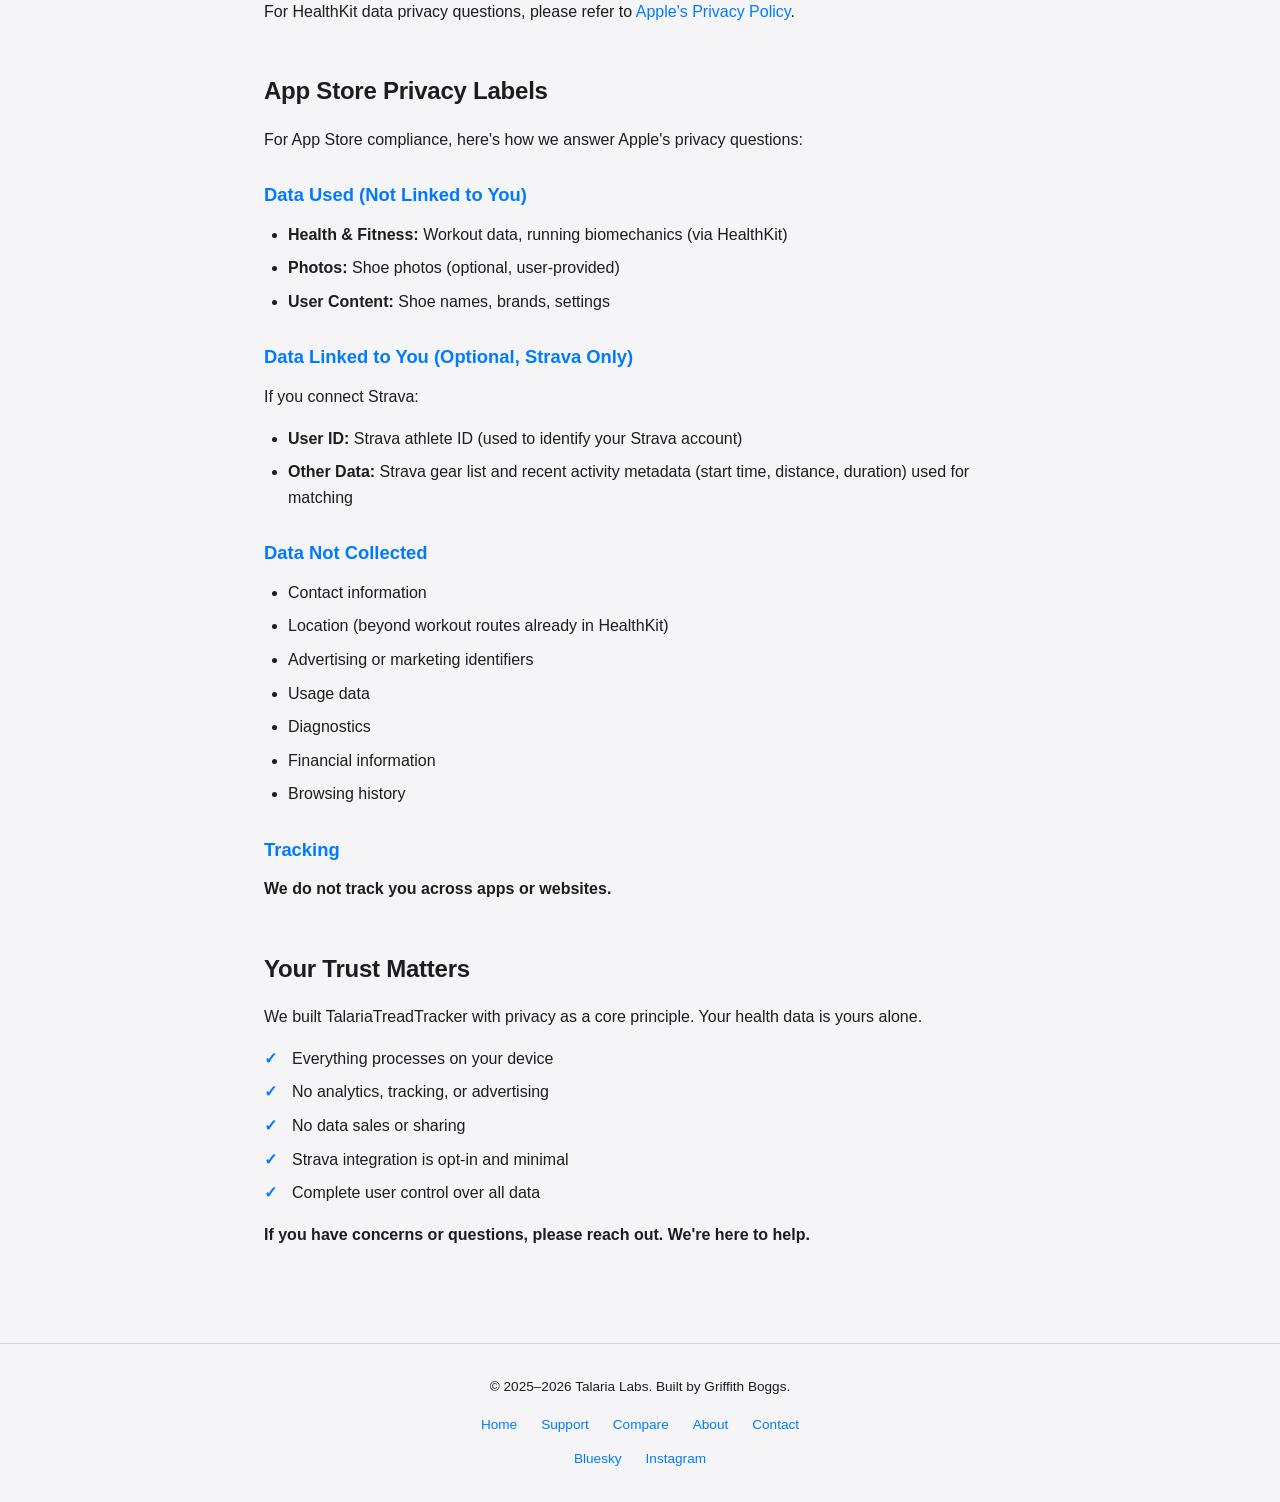
<file: privacy/index.html>
<!DOCTYPE html>
<html lang="en">
<head>
    <meta charset="UTF-8">
    <meta name="viewport" content="width=device-width, initial-scale=1.0">
    <title>Privacy Policy - TalariaTreadTracker | Talaria Labs</title>
    <meta name="description" content="Privacy policy for TalariaTreadTracker. Your data stays on your device and in your personal iCloud account.">
    <meta name="theme-color" content="#0a1628">
    <meta property="og:title" content="Privacy Policy - TalariaTreadTracker">
    <meta property="og:description" content="Your data stays on your device and in your personal iCloud account. No external servers, no analytics, no tracking.">
    <meta property="og:url" content="https://talarialabs.app/privacy/">
    <meta property="og:image" content="https://talarialabs.app/social-card.png">
    <meta property="og:type" content="website">
    <meta property="og:site_name" content="Talaria Labs">
    <meta name="twitter:card" content="summary_large_image">
    <meta name="twitter:title" content="Privacy Policy - TalariaTreadTracker">
    <meta name="twitter:description" content="No external servers, no analytics, no tracking. Your data is yours.">
    <link rel="canonical" href="https://talarialabs.app/privacy/">
    <link rel="icon" type="image/png" href="/app-icon.png">
    <script type="application/ld+json">
    {
      "@context": "https://schema.org",
      "@type": "WebPage",
      "name": "Privacy Policy - TalariaTreadTracker",
      "description": "Privacy policy for TalariaTreadTracker. All data stays on your device and in your personal iCloud account. No external servers, no analytics, no tracking.",
      "url": "https://talarialabs.app/privacy/"
    }
    </script>
    <link rel="stylesheet" href="/style.css">
    <style>
        header {
            text-align: center;
            margin-bottom: 48px;
            padding-bottom: 32px;
            border-bottom: 1px solid var(--border);
        }

        .app-logo {
            width: 80px;
            height: 80px;
            border-radius: var(--radius-sm);
            margin: 0 auto 20px;
            display: block;
        }

        h1 {
            font-size: 2rem;
            font-weight: 700;
            letter-spacing: -0.02em;
            margin-bottom: 4px;
        }

        .app-name {
            color: var(--accent);
        }

        .date-info {
            color: var(--text-secondary);
            font-size: 0.85rem;
            margin-top: 12px;
        }

        .tldr {
            background: var(--bg-card);
            border: 1px solid var(--border);
            border-left: 4px solid var(--accent);
            padding: 20px 24px;
            border-radius: var(--radius-sm);
            margin: 32px 0;
        }

        .tldr strong {
            font-size: 1rem;
        }

        h2 {
            font-size: 1.5rem;
            font-weight: 600;
            letter-spacing: -0.01em;
            margin-top: 48px;
            margin-bottom: 16px;
        }

        h3 {
            font-size: 1.15rem;
            font-weight: 600;
            color: var(--accent);
            margin-top: 28px;
            margin-bottom: 12px;
        }

        p {
            margin-bottom: 16px;
            color: var(--text);
        }

        ul {
            margin: 12px 0 16px;
            padding-left: 24px;
        }

        li {
            margin-bottom: 8px;
            color: var(--text);
        }

        li strong {
            color: var(--text);
        }

        .highlight-box {
            background: var(--bg-card);
            border: 1px solid var(--border);
            padding: 16px 20px;
            border-radius: var(--radius-sm);
            margin: 20px 0;
        }

        .highlight-box p {
            margin-bottom: 8px;
        }

        .highlight-box p:last-child {
            margin-bottom: 0;
        }

        .highlight-box ul {
            margin-bottom: 0;
        }

        .checkmark-list {
            list-style: none;
            padding-left: 0;
        }

        .checkmark-list li {
            padding-left: 28px;
            position: relative;
        }

        .checkmark-list li::before {
            content: "\2713";
            position: absolute;
            left: 0;
            color: var(--accent);
            font-weight: 700;
        }

        a {
            color: var(--accent);
            text-decoration: none;
        }

        a:hover {
            text-decoration: underline;
        }

        @media (max-width: 480px) {
            h1 { font-size: 1.6rem; }
            h2 { font-size: 1.3rem; }
            .container { padding: 0 20px 60px; }
            .app-logo { width: 64px; height: 64px; }
        }
    </style>
</head>
<body>

    <nav>
        <a href="/">&larr; Talaria Labs</a>
    </nav>

    <div class="container">
        <header>
            <img src="/app-icon.png" alt="TalariaTreadTracker app icon" class="app-logo">
            <h1>Privacy Policy for <span class="app-name">TalariaTreadTracker</span></h1>
            <div class="date-info">
                <strong>Last Updated:</strong> May 4, 2026<br>
                <strong>Effective Date:</strong> November 3, 2025
            </div>
        </header>

        <section class="tldr">
            <p><strong>TL;DR:</strong> We don't collect, sell, or share your data. Everything stays on your device and in your personal iCloud account. The only exception is if you choose to connect your Strava account &mdash; then shoe-to-activity assignments are sent to Strava on your behalf. Strava is fully optional.</p>
        </section>

        <h2>Introduction</h2>
        <p>TalariaTreadTracker ("the App") is committed to protecting your privacy. This Privacy Policy explains how we collect, use, and protect your personal information.</p>

        <h2>Information We Access</h2>

        <h3>Health and Fitness Data (via HealthKit)</h3>
        <p>The App requests read-only access to the following HealthKit data:</p>
        <ul>
            <li><strong>Workout Data:</strong> Running, walking, and hiking workouts (distance, duration, date, route GPS data, elevation)</li>
            <li><strong>Running Biomechanics:</strong> Stride length, ground contact time, vertical oscillation, and running power</li>
            <li><strong>Workout Metadata:</strong> Weather temperature (if recorded by your device during the workout)</li>
        </ul>

        <div class="highlight-box">
            <p><strong>Important:</strong></p>
            <ul>
                <li>We only <strong>read</strong> this data; we never write or modify your HealthKit data</li>
                <li>This data is processed entirely on your device</li>
                <li>We do not store raw HealthKit data; only workout identifiers (UUIDs) are saved</li>
            </ul>
        </div>

        <h3>User-Provided Data</h3>
        <p>You provide the following information when using the App:</p>
        <ul>
            <li>Shoe information (name, brand, purchase date, mileage limit, activity types)</li>
            <li>Photos of your shoes (optional, from camera or photo library)</li>
            <li>Workout-to-shoe assignments</li>
            <li>Shoe retirement status and dates</li>
            <li>App preferences (distance units, display settings)</li>
        </ul>

        <h3>Strava Integration (Optional)</h3>
        <p>If you choose to connect your Strava account, the App accesses the following data with your explicit authorization:</p>
        <ul>
            <li><strong>Strava Profile:</strong> Athlete ID and basic profile information (used to identify your account)</li>
            <li><strong>Strava Gear:</strong> Your existing shoes/gear in Strava, used for mapping to your TalariaTreadTracker shoes</li>
            <li><strong>Recent Activities:</strong> Activity start time, distance, and duration &mdash; read only to match HealthKit workouts to Strava activities for gear assignment</li>
            <li><strong>OAuth Tokens:</strong> Access and refresh tokens issued by Strava are stored securely in your device's Keychain</li>
        </ul>
        <p>The integration is <strong>fully optional</strong>. If you do not connect Strava, none of this data is accessed and no data is exchanged with Strava.</p>

        <div class="highlight-box">
            <p><strong>How OAuth works:</strong> A small Cloudflare Worker (operated by Talaria Labs) handles the Strava OAuth token exchange so that the Strava client secret is not embedded in the app. The Worker only proxies the token exchange &mdash; it does not log, store, or retain your tokens or any health, gear, or activity data. Tokens are returned directly to your device and stored in the Keychain.</p>
        </div>

        <h2>How We Use Your Information</h2>

        <h3>On-Device Processing</h3>
        <p>All data analysis happens locally on your device:</p>
        <ul>
            <li><strong>Terrain Classification:</strong> Trail vs. road detection using GPS route analysis (elevation gain, surface roughness)</li>
            <li><strong>Wear Analysis:</strong> Terrain-adjusted shoe wear calculations based on elevation, pace, duration, and temperature</li>
            <li><strong>Performance Tracking:</strong> Pace change detection comparing recent vs. historical workouts</li>
            <li><strong>Biomechanics Analysis:</strong> Impact calculations based on your running form metrics</li>
            <li><strong>Schedule Prediction:</strong> Predicted next run calculations based on your workout patterns</li>
        </ul>

        <div class="highlight-box">
            <p><strong>We do not send your health data to external servers.</strong> If you connect Strava, only the minimum necessary data (a gear identifier attached to a matched activity) is sent &mdash; never raw HealthKit data, biomechanics metrics, or wear analysis results.</p>
        </div>

        <h3>Strava Sync (If Connected)</h3>
        <p>When Strava is connected, the App performs forward-only sync of shoe assignments:</p>
        <ul>
            <li><strong>Activity Matching:</strong> When you assign a workout to a shoe in TalariaTreadTracker, the App fetches your recent Strava activities and matches by start time (&plusmn;2 minutes) and distance (&plusmn;5%)</li>
            <li><strong>Gear Assignment:</strong> On match, the App sends a single API call to Strava attaching the corresponding Strava gear ID to the activity</li>
            <li><strong>Removal:</strong> Removing a workout from a shoe clears the gear ID on the matching Strava activity</li>
            <li><strong>What's Never Sent:</strong> HealthKit data, biomechanics, route GPS, wear estimates, photos, shoe metadata, or any analytics</li>
        </ul>

        <h3>Data Storage</h3>
        <ul>
            <li><strong>Local Storage:</strong> Shoe data is stored locally using SwiftData in an App Group container</li>
            <li><strong>iCloud Sync:</strong> If you're signed into iCloud, shoe metadata and workout assignments sync across your devices via CloudKit</li>
            <li><strong>Photos:</strong> Shoe photos are stored locally and sync via iCloud</li>
            <li><strong>Preferences:</strong> App settings (distance units, etc.) are stored locally via UserDefaults</li>
        </ul>

        <p><strong>Important:</strong> HealthKit workout data remains on each device. Only workout UUIDs (identifiers) sync via iCloud, allowing each device to calculate mileage from its own HealthKit database.</p>

        <h2>Data Sharing and Disclosure</h2>
        <div class="highlight-box">
            <p><strong>We do not sell your data, run analytics, or share data with advertisers.</strong></p>
            <ul>
                <li>No analytics services</li>
                <li>No advertising networks</li>
                <li>No data brokers</li>
            </ul>
        </div>
        <p>Data transmission is limited to:</p>
        <ul>
            <li><strong>iCloud (your account):</strong> Sync between your own devices via your personal iCloud account, if enabled</li>
            <li><strong>Strava (opt-in):</strong> If you connect Strava, gear assignments on matched activities are sent to Strava on your behalf. Strava's handling of this data is governed by <a href="https://www.strava.com/legal/privacy" target="_blank" rel="noopener">Strava's Privacy Policy</a></li>
            <li><strong>Talaria Labs OAuth Worker:</strong> A stateless Cloudflare Worker proxies Strava token exchange. It does not store, log, or retain any user data</li>
        </ul>

        <h2>Your Data Rights and Controls</h2>

        <h3>Access and Deletion</h3>
        <p>You have complete control over your data:</p>
        <ul>
            <li><strong>Delete Shoes:</strong> Swipe to delete any shoe and its associated data</li>
            <li><strong>Unassign Workouts:</strong> Remove workout assignments at any time</li>
            <li><strong>Revoke HealthKit Access:</strong> Settings &rarr; Health &rarr; Data Access &amp; Devices &rarr; TalariaTreadTracker &rarr; Turn Off All</li>
            <li><strong>Disconnect Strava:</strong> In the App, go to Settings &rarr; Integrations &rarr; Disconnect Strava. This deletes the OAuth tokens from your Keychain. You can also revoke access directly from your Strava account at <a href="https://www.strava.com/settings/apps" target="_blank" rel="noopener">strava.com/settings/apps</a></li>
            <li><strong>Delete All Data:</strong> Uninstalling the app removes all local data and Strava tokens. iCloud data can be deleted by signing out of iCloud or deleting the app from all devices.</li>
        </ul>

        <h3>iCloud Sync Control</h3>
        <ul>
            <li><strong>Disable Sync:</strong> Sign out of iCloud on your device to prevent syncing</li>
            <li><strong>Delete Synced Data:</strong> Delete the app from all devices while signed into the same iCloud account</li>
        </ul>

        <h2>Data Security</h2>
        <p>We protect your information through:</p>
        <ul>
            <li><strong>Encryption:</strong> All iCloud synced data is encrypted in transit and at rest using Apple's CloudKit security</li>
            <li><strong>Local Storage:</strong> Data stored locally is protected by your device's security (passcode, Face ID, Touch ID)</li>
            <li><strong>No External Access:</strong> Since we don't use external servers, there's no risk of data breaches from our side</li>
            <li><strong>Minimal Data Collection:</strong> We only access what's necessary for the app's core functionality</li>
        </ul>

        <h2>Children's Privacy</h2>
        <p>The App does not knowingly collect information from children under 13. The App is not directed at children, and we do not knowingly collect personal information from anyone under 13 years of age.</p>

        <h2>Third-Party Services</h2>
        <p>The App does not use analytics platforms or advertising networks. Third-party services are limited to:</p>
        <ul>
            <li><strong>Strava (optional):</strong> Only if you explicitly connect your Strava account. Governed by <a href="https://www.strava.com/legal/privacy" target="_blank" rel="noopener">Strava's Privacy Policy</a> and <a href="https://www.strava.com/legal/terms" target="_blank" rel="noopener">Terms of Service</a></li>
            <li><strong>Cloudflare Workers (Talaria Labs):</strong> A stateless OAuth proxy used solely to exchange Strava authorization codes for tokens. No user data is stored or logged</li>
        </ul>
        <p>The App also relies on Apple's built-in frameworks:</p>
        <ul>
            <li><strong>HealthKit:</strong> For reading workout and biomechanics data</li>
            <li><strong>CloudKit:</strong> For syncing your data across your own devices</li>
            <li><strong>SwiftData:</strong> For local data storage</li>
        </ul>

        <h2>Changes to This Privacy Policy</h2>
        <p>We may update this Privacy Policy from time to time. We will notify you of any changes by:</p>
        <ul>
            <li>Updating the "Last Updated" date at the top of this policy</li>
            <li>Displaying an in-app notification (for material changes)</li>
        </ul>
        <p>Continued use of the App after changes constitutes acceptance of the updated policy.</p>

        <h2>International Users</h2>
        <p>The App processes data locally on your device. If you use iCloud sync, your data is stored in Apple's iCloud infrastructure, which may involve data transfers across borders. Apple's iCloud is subject to Apple's Privacy Policy and Terms of Service.</p>

        <h2>California Privacy Rights (CCPA)</h2>
        <p>California residents have specific rights under the California Consumer Privacy Act (CCPA):</p>
        <ul>
            <li><strong>Right to Know:</strong> You can request what personal information we collect (see "Information We Access" above)</li>
            <li><strong>Right to Delete:</strong> You can delete all your data by uninstalling the app</li>
            <li><strong>Right to Opt-Out of Sale:</strong> We do not sell personal information</li>
            <li><strong>Right to Non-Discrimination:</strong> We do not discriminate based on privacy choices</li>
        </ul>
        <p>Since all data is stored locally or in your personal iCloud account, you have direct control without needing to contact us.</p>

        <h2>GDPR Compliance (European Users)</h2>
        <p>If you're in the European Economic Area (EEA), you have rights under the General Data Protection Regulation (GDPR):</p>
        <ul>
            <li><strong>Data Controller:</strong> You are the controller of your own data; we provide the tool</li>
            <li><strong>Legal Basis:</strong> Processing is based on your consent (HealthKit authorization) and contract performance (app functionality)</li>
            <li><strong>Data Portability:</strong> Export your data by accessing your iCloud account</li>
            <li><strong>Right to Erasure:</strong> Delete data by uninstalling the app and removing iCloud data</li>
        </ul>

        <h2>Contact Information</h2>
        <p>If you have questions about this Privacy Policy or our privacy practices:</p>
        <p>
            <strong>Developer:</strong> Griffith Boggs<br>
            <strong>Email:</strong> <a href="mailto:talarialabs@proton.me">talarialabs@proton.me</a><br>
            <strong>Website:</strong> <a href="https://talarialabs.app">talarialabs.app</a>
        </p>
        <p>For HealthKit data privacy questions, please refer to <a href="https://www.apple.com/legal/privacy/" target="_blank" rel="noopener">Apple's Privacy Policy</a>.</p>

        <h2>App Store Privacy Labels</h2>
        <p>For App Store compliance, here's how we answer Apple's privacy questions:</p>

        <h3>Data Used (Not Linked to You)</h3>
        <ul>
            <li><strong>Health &amp; Fitness:</strong> Workout data, running biomechanics (via HealthKit)</li>
            <li><strong>Photos:</strong> Shoe photos (optional, user-provided)</li>
            <li><strong>User Content:</strong> Shoe names, brands, settings</li>
        </ul>

        <h3>Data Linked to You (Optional, Strava Only)</h3>
        <p>If you connect Strava:</p>
        <ul>
            <li><strong>User ID:</strong> Strava athlete ID (used to identify your Strava account)</li>
            <li><strong>Other Data:</strong> Strava gear list and recent activity metadata (start time, distance, duration) used for matching</li>
        </ul>

        <h3>Data Not Collected</h3>
        <ul>
            <li>Contact information</li>
            <li>Location (beyond workout routes already in HealthKit)</li>
            <li>Advertising or marketing identifiers</li>
            <li>Usage data</li>
            <li>Diagnostics</li>
            <li>Financial information</li>
            <li>Browsing history</li>
        </ul>

        <h3>Tracking</h3>
        <p><strong>We do not track you across apps or websites.</strong></p>

        <h2>Your Trust Matters</h2>
        <p>We built TalariaTreadTracker with privacy as a core principle. Your health data is yours alone.</p>
        <ul class="checkmark-list">
            <li>Everything processes on your device</li>
            <li>No analytics, tracking, or advertising</li>
            <li>No data sales or sharing</li>
            <li>Strava integration is opt-in and minimal</li>
            <li>Complete user control over all data</li>
        </ul>
        <p><strong>If you have concerns or questions, please reach out. We're here to help.</strong></p>
    </div>

    <footer>
        <p>&copy; 2025&ndash;2026 Talaria Labs. Built by Griffith Boggs.</p>
        <div class="footer-links">
            <a href="/">Home</a>
            <a href="/support/">Support</a>
            <a href="/compare/">Compare</a>
            <a href="/about/">About</a>
            <a href="mailto:talarialabs@proton.me">Contact</a>
        </div>
        <div class="footer-links" style="margin-top: 12px;">
            <a href="https://bsky.app/profile/talarialabs.bsky.social" target="_blank" rel="noopener">Bluesky</a>
            <a href="https://instagram.com/talaria.labs" target="_blank" rel="noopener">Instagram</a>
        </div>
    </footer>

</body>
</html>
</file>
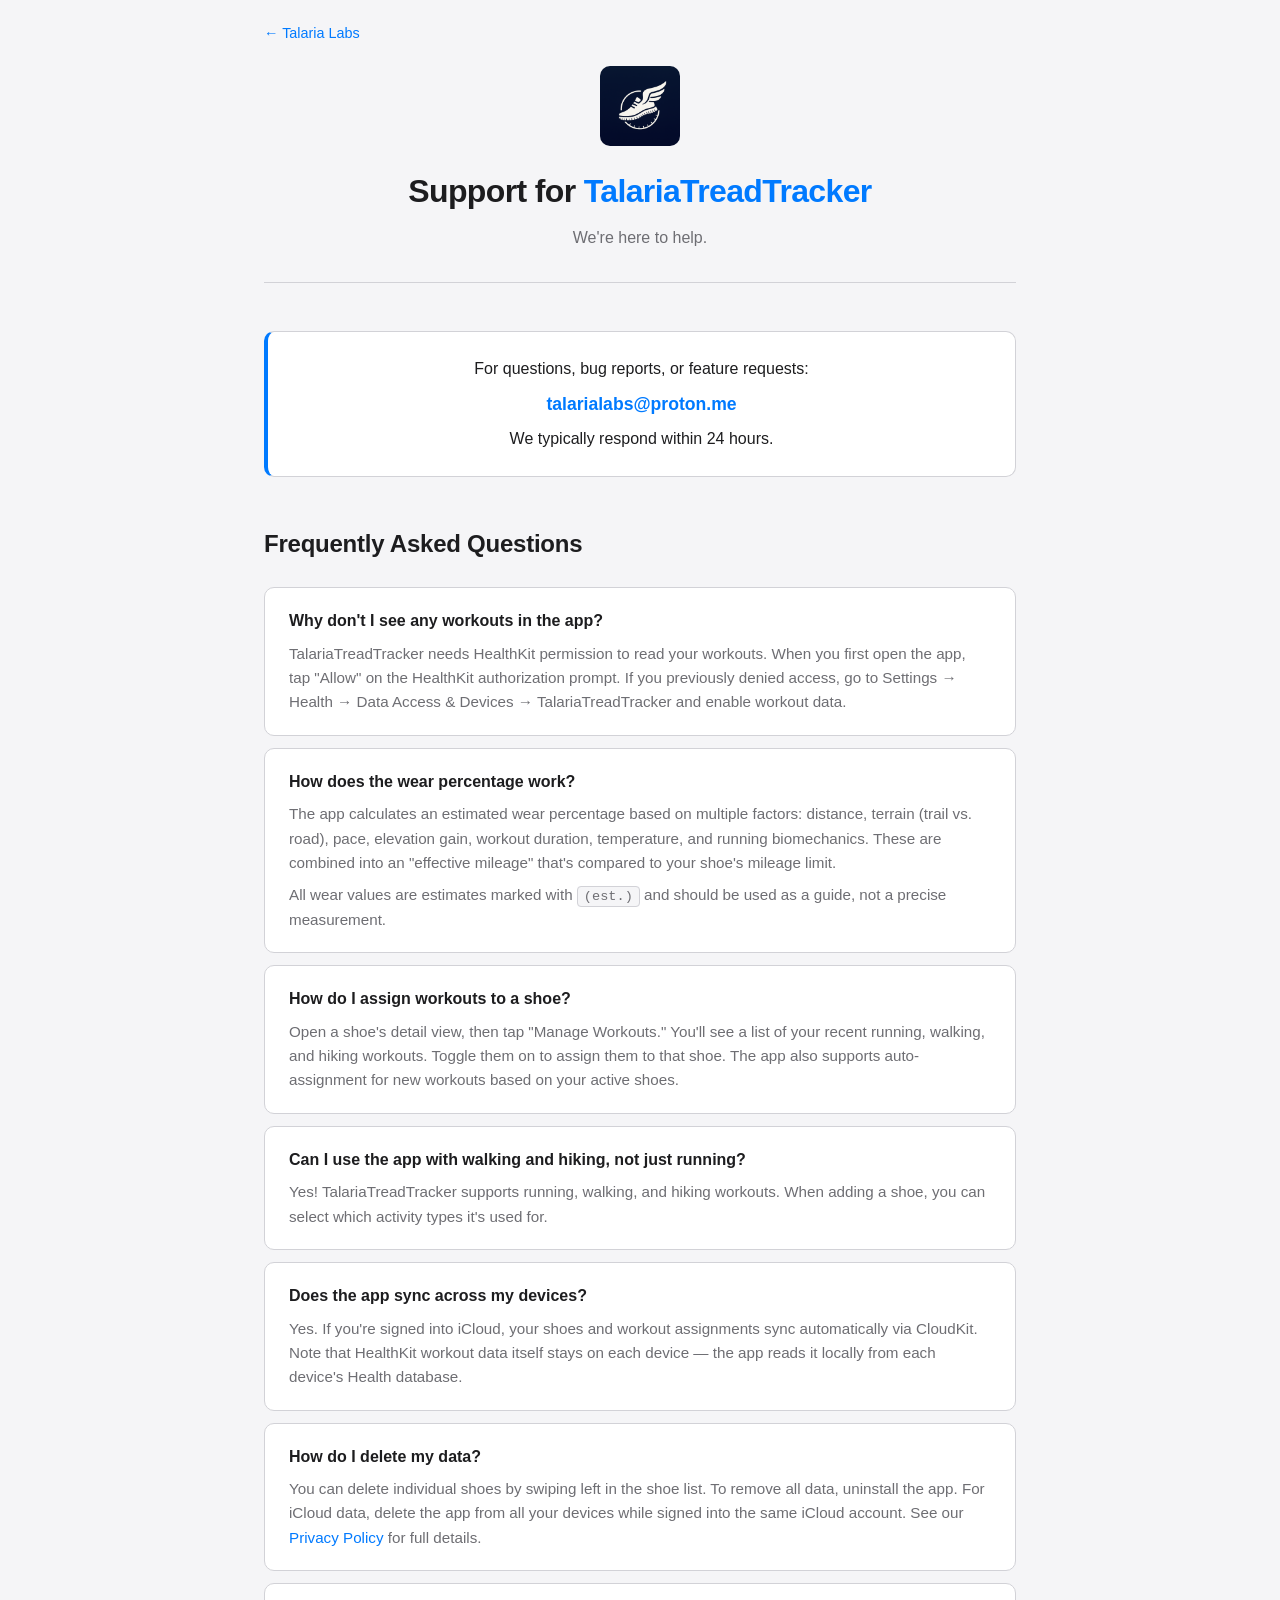
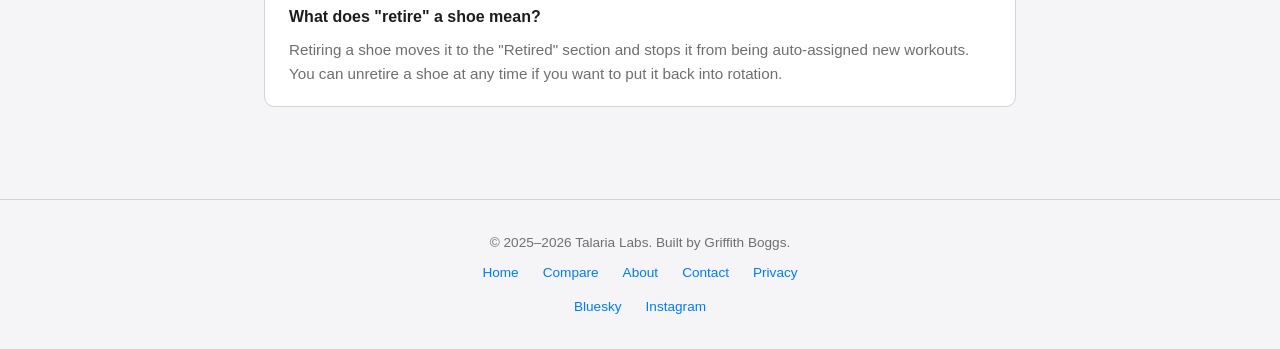
<file: support/index.html>
<!DOCTYPE html>
<html lang="en">
<head>
    <meta charset="UTF-8">
    <meta name="viewport" content="width=device-width, initial-scale=1.0">
    <title>Support - TalariaTreadTracker | Talaria Labs</title>
    <meta name="description" content="Get help with TalariaTreadTracker. Contact support, find answers to common questions.">
    <meta name="theme-color" content="#0a1628">
    <meta property="og:title" content="Support - TalariaTreadTracker">
    <meta property="og:description" content="Get help with TalariaTreadTracker. Frequently asked questions and contact support.">
    <meta property="og:url" content="https://talarialabs.app/support/">
    <meta property="og:image" content="https://talarialabs.app/social-card.png">
    <meta property="og:type" content="website">
    <meta property="og:site_name" content="Talaria Labs">
    <meta name="twitter:card" content="summary_large_image">
    <meta name="twitter:title" content="TalariaTreadTracker Support">
    <meta name="twitter:description" content="FAQ and contact support for TalariaTreadTracker.">
    <link rel="canonical" href="https://talarialabs.app/support/">
    <link rel="icon" type="image/png" href="/app-icon.png">
    <script type="application/ld+json">
    {
      "@context": "https://schema.org",
      "@type": "FAQPage",
      "mainEntity": [
        {
          "@type": "Question",
          "name": "Why don't I see any workouts in the app?",
          "acceptedAnswer": {
            "@type": "Answer",
            "text": "TalariaTreadTracker needs HealthKit permission to read your workouts. When you first open the app, tap Allow on the HealthKit authorization prompt. If you previously denied access, go to Settings > Health > Data Access & Devices > TalariaTreadTracker and enable workout data."
          }
        },
        {
          "@type": "Question",
          "name": "How does the wear percentage work?",
          "acceptedAnswer": {
            "@type": "Answer",
            "text": "The app calculates an estimated wear percentage based on multiple factors: distance, terrain (trail vs. road), pace, elevation gain, workout duration, temperature, and running biomechanics. These are combined into an effective mileage compared to your shoe's mileage limit. All wear values are estimates."
          }
        },
        {
          "@type": "Question",
          "name": "How do I assign workouts to a shoe?",
          "acceptedAnswer": {
            "@type": "Answer",
            "text": "Open a shoe's detail view, then tap Manage Workouts. You'll see a list of your recent running, walking, and hiking workouts. Toggle them on to assign them to that shoe. The app also supports auto-assignment for new workouts based on your active shoes."
          }
        },
        {
          "@type": "Question",
          "name": "Can I use the app with walking and hiking, not just running?",
          "acceptedAnswer": {
            "@type": "Answer",
            "text": "Yes! TalariaTreadTracker supports running, walking, and hiking workouts. When adding a shoe, you can select which activity types it's used for."
          }
        },
        {
          "@type": "Question",
          "name": "Does the app sync across my devices?",
          "acceptedAnswer": {
            "@type": "Answer",
            "text": "Yes. If you're signed into iCloud, your shoes and workout assignments sync automatically via CloudKit. Note that HealthKit workout data itself stays on each device."
          }
        },
        {
          "@type": "Question",
          "name": "How do I delete my data?",
          "acceptedAnswer": {
            "@type": "Answer",
            "text": "You can delete individual shoes by swiping left in the shoe list. To remove all data, uninstall the app. For iCloud data, delete the app from all your devices while signed into the same iCloud account."
          }
        },
        {
          "@type": "Question",
          "name": "What does retire a shoe mean?",
          "acceptedAnswer": {
            "@type": "Answer",
            "text": "Retiring a shoe moves it to the Retired section and stops it from being auto-assigned new workouts. You can unretire a shoe at any time if you want to put it back into rotation."
          }
        }
      ]
    }
    </script>
    <link rel="stylesheet" href="/style.css">
    <style>
        header {
            text-align: center;
            margin-bottom: 48px;
            padding-bottom: 32px;
            border-bottom: 1px solid var(--border);
        }

        .app-logo {
            width: 80px;
            height: 80px;
            border-radius: var(--radius-sm);
            margin: 0 auto 20px;
            display: block;
        }

        h1 {
            font-size: 2rem;
            font-weight: 700;
            letter-spacing: -0.02em;
            margin-bottom: 4px;
        }

        .app-name {
            color: var(--accent);
        }

        .subtitle {
            color: var(--text-secondary);
            font-size: 1rem;
            margin-top: 8px;
        }

        .contact-card {
            background: var(--bg-card);
            border: 1px solid var(--border);
            border-left: 4px solid var(--accent);
            padding: 24px;
            border-radius: var(--radius-sm);
            margin-bottom: 48px;
            text-align: center;
        }

        .contact-card p {
            margin-bottom: 8px;
            color: var(--text);
        }

        .contact-card p:last-child {
            margin-bottom: 0;
        }

        .contact-email {
            font-size: 1.1rem;
            font-weight: 600;
        }

        h2 {
            font-size: 1.5rem;
            font-weight: 600;
            letter-spacing: -0.01em;
            margin-bottom: 24px;
        }

        .faq-item {
            background: var(--bg-card);
            border: 1px solid var(--border);
            border-radius: var(--radius-sm);
            padding: 20px 24px;
            margin-bottom: 12px;
        }

        .faq-item h3 {
            font-size: 1rem;
            font-weight: 600;
            margin-bottom: 8px;
            color: var(--text);
        }

        .faq-item p {
            font-size: 0.95rem;
            color: var(--text-secondary);
            margin: 0;
        }

        .faq-item p + p {
            margin-top: 8px;
        }

        .faq-item code {
            font-size: 0.85rem;
            background: var(--bg);
            padding: 2px 6px;
            border-radius: 4px;
            border: 1px solid var(--border);
        }

        a {
            color: var(--accent);
            text-decoration: none;
        }

        a:hover {
            text-decoration: underline;
        }

        @media (max-width: 480px) {
            h1 {
                font-size: 1.6rem;
            }

            .container {
                padding: 0 20px 60px;
            }

            .app-logo {
                width: 64px;
                height: 64px;
            }

            .faq-item {
                padding: 16px 20px;
            }
        }
    </style>
</head>
<body>

    <nav>
        <a href="/">&larr; Talaria Labs</a>
    </nav>

    <div class="container">
        <header>
            <img src="/app-icon.png" alt="TalariaTreadTracker app icon" class="app-logo">
            <h1>Support for <span class="app-name">TalariaTreadTracker</span></h1>
            <p class="subtitle">We're here to help.</p>
        </header>

        <div class="contact-card">
            <p>For questions, bug reports, or feature requests:</p>
            <p class="contact-email"><a href="mailto:talarialabs@proton.me">talarialabs@proton.me</a></p>
            <p>We typically respond within 24 hours.</p>
        </div>

        <h2>Frequently Asked Questions</h2>

        <div class="faq-item">
            <h3>Why don't I see any workouts in the app?</h3>
            <p>TalariaTreadTracker needs HealthKit permission to read your workouts. When you first open the app, tap "Allow" on the HealthKit authorization prompt. If you previously denied access, go to Settings &rarr; Health &rarr; Data Access &amp; Devices &rarr; TalariaTreadTracker and enable workout data.</p>
        </div>

        <div class="faq-item">
            <h3>How does the wear percentage work?</h3>
            <p>The app calculates an estimated wear percentage based on multiple factors: distance, terrain (trail vs. road), pace, elevation gain, workout duration, temperature, and running biomechanics. These are combined into an "effective mileage" that's compared to your shoe's mileage limit.</p>
            <p>All wear values are estimates marked with <code>(est.)</code> and should be used as a guide, not a precise measurement.</p>
        </div>

        <div class="faq-item">
            <h3>How do I assign workouts to a shoe?</h3>
            <p>Open a shoe's detail view, then tap "Manage Workouts." You'll see a list of your recent running, walking, and hiking workouts. Toggle them on to assign them to that shoe. The app also supports auto-assignment for new workouts based on your active shoes.</p>
        </div>

        <div class="faq-item">
            <h3>Can I use the app with walking and hiking, not just running?</h3>
            <p>Yes! TalariaTreadTracker supports running, walking, and hiking workouts. When adding a shoe, you can select which activity types it's used for.</p>
        </div>

        <div class="faq-item">
            <h3>Does the app sync across my devices?</h3>
            <p>Yes. If you're signed into iCloud, your shoes and workout assignments sync automatically via CloudKit. Note that HealthKit workout data itself stays on each device — the app reads it locally from each device's Health database.</p>
        </div>

        <div class="faq-item">
            <h3>How do I delete my data?</h3>
            <p>You can delete individual shoes by swiping left in the shoe list. To remove all data, uninstall the app. For iCloud data, delete the app from all your devices while signed into the same iCloud account. See our <a href="/privacy/">Privacy Policy</a> for full details.</p>
        </div>

        <div class="faq-item">
            <h3>What does "retire" a shoe mean?</h3>
            <p>Retiring a shoe moves it to the "Retired" section and stops it from being auto-assigned new workouts. You can unretire a shoe at any time if you want to put it back into rotation.</p>
        </div>
    </div>

    <footer>
        <p>&copy; 2025&ndash;2026 Talaria Labs. Built by Griffith Boggs.</p>
        <div class="footer-links">
            <a href="/">Home</a>
            <a href="/compare/">Compare</a>
            <a href="/about/">About</a>
            <a href="mailto:talarialabs@proton.me">Contact</a>
            <a href="/privacy/">Privacy</a>
        </div>
        <div class="footer-links" style="margin-top: 12px;">
            <a href="https://bsky.app/profile/talarialabs.bsky.social" target="_blank" rel="noopener">Bluesky</a>
            <a href="https://instagram.com/talaria.labs" target="_blank" rel="noopener">Instagram</a>
        </div>
    </footer>

</body>
</html>
</file>
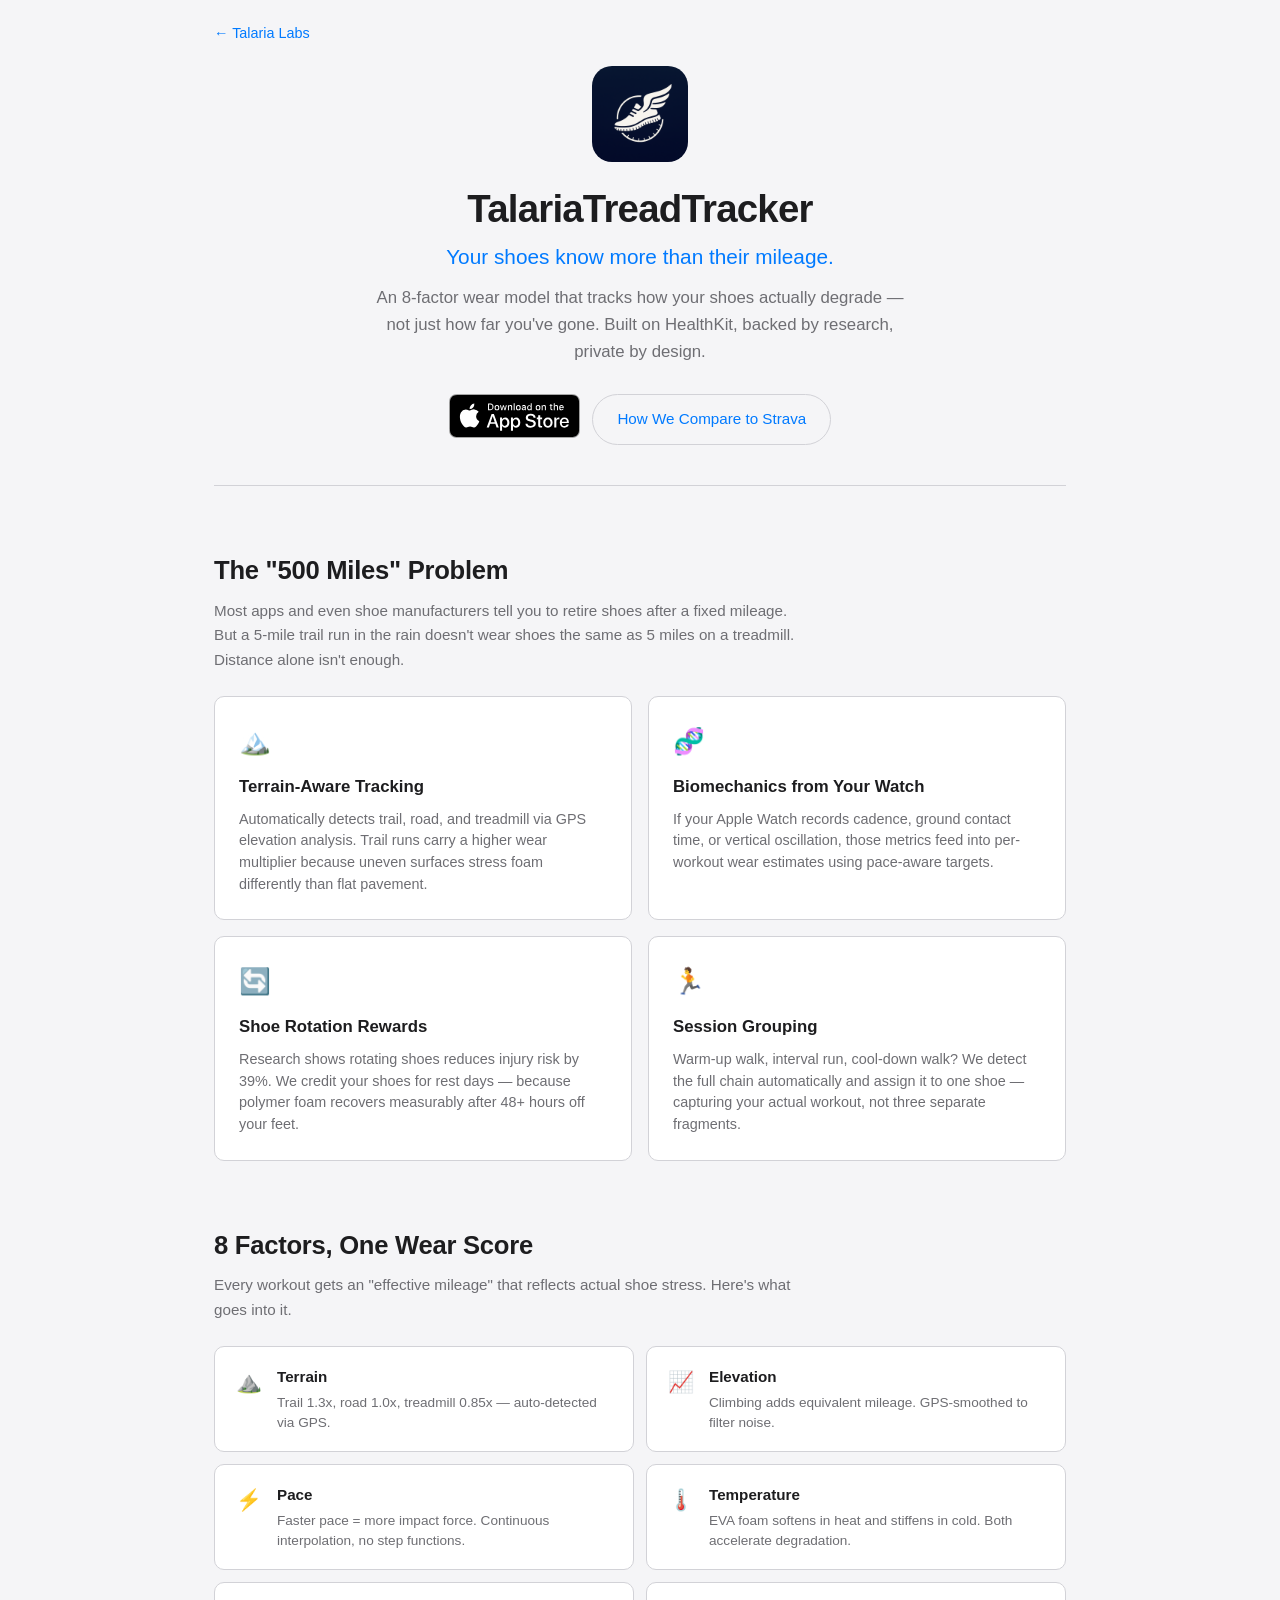
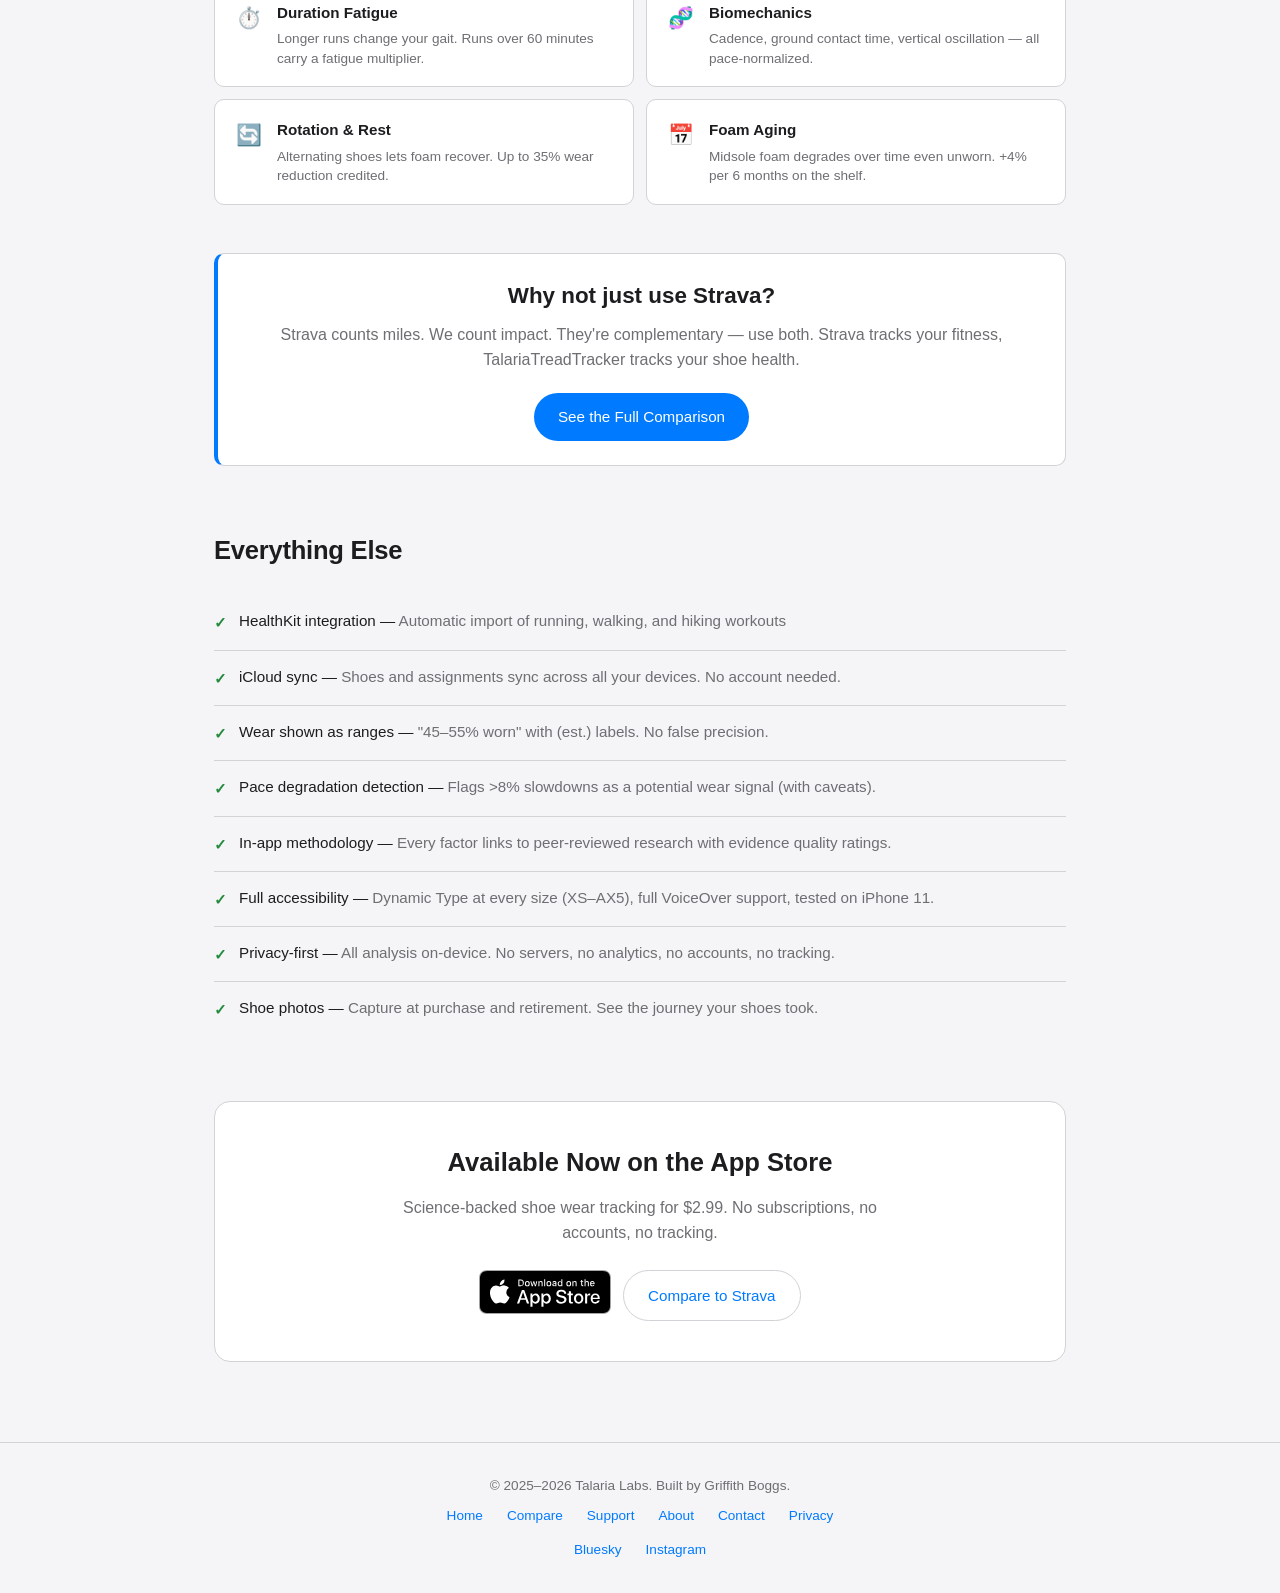
<file: treadtracker/index.html>
<!DOCTYPE html>
<html lang="en">
<head>
    <meta charset="UTF-8">
    <meta name="viewport" content="width=device-width, initial-scale=1.0">
    <title>TalariaTreadTracker - Science-Backed Shoe Wear Tracking | Talaria Labs</title>
    <meta name="description" content="TalariaTreadTracker goes beyond simple mileage with an 8-factor wear model. Terrain, biomechanics, pace, rotation &mdash; all from your Apple Watch and HealthKit.">
    <meta name="theme-color" content="#0a1628">
    <meta property="og:title" content="TalariaTreadTracker - Science-Backed Shoe Wear Tracking">
    <meta property="og:description" content="Goes beyond simple mileage with an 8-factor wear model. Terrain, biomechanics, pace, rotation — all from your Apple Watch and HealthKit.">
    <meta property="og:url" content="https://talarialabs.app/treadtracker/">
    <meta property="og:image" content="https://talarialabs.app/social-card.png">
    <meta property="og:type" content="website">
    <meta property="og:site_name" content="Talaria Labs">
    <meta name="twitter:card" content="summary_large_image">
    <meta name="twitter:title" content="TalariaTreadTracker">
    <meta name="twitter:description" content="Science-backed shoe wear tracking. 8 factors, not just mileage.">
    <link rel="canonical" href="https://talarialabs.app/treadtracker/">
    <link rel="icon" type="image/png" href="/app-icon.png">
    <script type="application/ld+json">
    {
      "@context": "https://schema.org",
      "@type": "SoftwareApplication",
      "name": "TalariaTreadTracker",
      "applicationCategory": "Health & Fitness",
      "operatingSystem": "iOS",
      "offers": {
        "@type": "Offer",
        "price": "2.99",
        "priceCurrency": "USD"
      },
      "description": "Science-backed shoe wear tracking for runners. 8-factor wear model including terrain, biomechanics, pace, elevation, temperature, fatigue, rotation, and foam aging. Reads from HealthKit, privacy-first.",
      "url": "https://talarialabs.app/treadtracker/"
    }
    </script>
    <link rel="stylesheet" href="/style.css">
    <style>
        /* Page-specific overrides (nav/container wider than default) */
        nav { max-width: 900px; }
        .container { max-width: 900px; }

        /* Hero */
        .hero {
            text-align: center;
            margin-bottom: 56px;
            padding-bottom: 40px;
            border-bottom: 1px solid var(--border);
        }

        .hero-icon {
            width: 96px;
            height: 96px;
            border-radius: 20px;
            margin: 0 auto 24px;
            display: block;
        }

        .hero h1 {
            font-size: 2.4rem;
            font-weight: 700;
            letter-spacing: -0.02em;
            margin-bottom: 8px;
            line-height: 1.2;
        }

        .hero .tagline {
            font-size: 1.3rem;
            color: var(--accent);
            font-weight: 500;
            margin-bottom: 12px;
        }

        .hero .subtitle {
            font-size: 1.05rem;
            color: var(--text-secondary);
            max-width: 540px;
            margin: 0 auto 28px;
        }

        .hero-actions {
            display: flex;
            justify-content: center;
            gap: 12px;
            flex-wrap: wrap;
        }

        /* Section header override */
        .section-header { margin-top: 64px; }
        .section-header p { max-width: 600px; }

        /* Feature grid */
        .feature-grid {
            display: grid;
            grid-template-columns: 1fr;
            gap: 16px;
            margin-bottom: 48px;
        }

        @media (min-width: 640px) {
            .feature-grid { grid-template-columns: 1fr 1fr; }
        }

        .feature-card {
            background: var(--bg-card);
            border: 1px solid var(--border);
            border-radius: var(--radius-sm);
            padding: 24px;
        }

        .feature-card .card-icon {
            font-size: 1.6rem;
            margin-bottom: 12px;
        }

        .feature-card h3 {
            font-size: 1.05rem;
            font-weight: 600;
            margin-bottom: 8px;
        }

        .feature-card p {
            font-size: 0.9rem;
            color: var(--text-secondary);
            line-height: 1.5;
        }

        /* Wear factors list */
        .factors-grid {
            display: grid;
            grid-template-columns: 1fr;
            gap: 12px;
            margin-bottom: 48px;
        }

        @media (min-width: 640px) {
            .factors-grid { grid-template-columns: 1fr 1fr; }
        }

        .factor-item {
            display: flex;
            align-items: flex-start;
            gap: 14px;
            background: var(--bg-card);
            border: 1px solid var(--border);
            border-radius: var(--radius-sm);
            padding: 18px 20px;
        }

        .factor-icon {
            font-size: 1.3rem;
            flex-shrink: 0;
            width: 28px;
            text-align: center;
        }

        .factor-text h4 {
            font-size: 0.95rem;
            font-weight: 600;
            margin-bottom: 4px;
        }

        .factor-text p {
            font-size: 0.85rem;
            color: var(--text-secondary);
            line-height: 1.45;
        }

        /* Callout extras (base .callout from style.css) */
        .callout h2 {
            font-size: 1.4rem;
            font-weight: 600;
            margin-bottom: 8px;
        }

        .callout p {
            color: var(--text-secondary);
            font-size: 1rem;
            margin-bottom: 20px;
        }

        /* Details list */
        .details-list {
            list-style: none;
            margin-bottom: 48px;
        }

        .details-list li {
            display: flex;
            align-items: flex-start;
            gap: 12px;
            padding: 14px 0;
            border-bottom: 1px solid var(--border);
            font-size: 0.95rem;
        }

        .details-list li:last-child {
            border-bottom: none;
        }

        .details-list .check-icon {
            color: var(--green);
            font-weight: 700;
            flex-shrink: 0;
            margin-top: 2px;
        }

        .details-list .label {
            font-weight: 500;
            color: var(--text);
        }

        .details-list .desc {
            color: var(--text-secondary);
        }

        /* Bottom CTA override */
        .bottom-cta { margin-top: 64px; }

        /* Responsive */
        @media (max-width: 480px) {
            .hero h1 { font-size: 1.8rem; }
            .hero .tagline { font-size: 1.1rem; }
            .hero-icon { width: 72px; height: 72px; border-radius: 16px; }
            .section-header h2 { font-size: 1.35rem; }
            .container { padding: 0 20px 60px; }
            .bottom-cta { padding: 28px 20px; }
        }
    </style>
</head>
<body>

    <nav>
        <a href="/">&larr; Talaria Labs</a>
    </nav>

    <div class="container">

        <!-- Hero -->
        <div class="hero">
            <img src="/app-icon.png" alt="TalariaTreadTracker app icon" class="hero-icon">
            <h1>TalariaTreadTracker</h1>
            <p class="tagline">Your shoes know more than their mileage.</p>
            <p class="subtitle">An 8-factor wear model that tracks how your shoes actually degrade &mdash; not just how far you've gone. Built on HealthKit, backed by research, private by design.</p>
            <div class="hero-actions">
                <a href="https://apple.co/3NuCiOa" target="_blank" rel="noopener"><img src="/app-store-badge.svg" alt="Download on the App Store" style="height: 44px;" loading="lazy"></a>
                <a href="/compare/" class="btn btn-secondary">How We Compare to Strava</a>
            </div>
        </div>

        <!-- The Problem -->
        <div class="section-header">
            <h2>The "500 Miles" Problem</h2>
            <p>Most apps and even shoe manufacturers tell you to retire shoes after a fixed mileage. But a 5-mile trail run in the rain doesn't wear shoes the same as 5 miles on a treadmill. Distance alone isn't enough.</p>
        </div>

        <div class="feature-grid">
            <div class="feature-card">
                <div class="card-icon" aria-hidden="true">&#x1F3D4;&#xFE0F;</div>
                <h3>Terrain-Aware Tracking</h3>
                <p>Automatically detects trail, road, and treadmill via GPS elevation analysis. Trail runs carry a higher wear multiplier because uneven surfaces stress foam differently than flat pavement.</p>
            </div>
            <div class="feature-card">
                <div class="card-icon" aria-hidden="true">&#x1F9EC;</div>
                <h3>Biomechanics from Your Watch</h3>
                <p>If your Apple Watch records cadence, ground contact time, or vertical oscillation, those metrics feed into per-workout wear estimates using pace-aware targets.</p>
            </div>
            <div class="feature-card">
                <div class="card-icon" aria-hidden="true">&#x1F504;</div>
                <h3>Shoe Rotation Rewards</h3>
                <p>Research shows rotating shoes reduces injury risk by 39%. We credit your shoes for rest days &mdash; because polymer foam recovers measurably after 48+ hours off your feet.</p>
            </div>
            <div class="feature-card">
                <div class="card-icon" aria-hidden="true">&#x1F3C3;</div>
                <h3>Session Grouping</h3>
                <p>Warm-up walk, interval run, cool-down walk? We detect the full chain automatically and assign it to one shoe &mdash; capturing your actual workout, not three separate fragments.</p>
            </div>
        </div>

        <!-- All 8 Factors -->
        <div class="section-header">
            <h2>8 Factors, One Wear Score</h2>
            <p>Every workout gets an "effective mileage" that reflects actual shoe stress. Here's what goes into it.</p>
        </div>

        <div class="factors-grid">
            <div class="factor-item">
                <span class="factor-icon" aria-hidden="true">&#x26F0;&#xFE0F;</span>
                <div class="factor-text">
                    <h4>Terrain</h4>
                    <p>Trail 1.3x, road 1.0x, treadmill 0.85x &mdash; auto-detected via GPS.</p>
                </div>
            </div>
            <div class="factor-item">
                <span class="factor-icon" aria-hidden="true">&#x1F4C8;</span>
                <div class="factor-text">
                    <h4>Elevation</h4>
                    <p>Climbing adds equivalent mileage. GPS-smoothed to filter noise.</p>
                </div>
            </div>
            <div class="factor-item">
                <span class="factor-icon" aria-hidden="true">&#x26A1;</span>
                <div class="factor-text">
                    <h4>Pace</h4>
                    <p>Faster pace = more impact force. Continuous interpolation, no step functions.</p>
                </div>
            </div>
            <div class="factor-item">
                <span class="factor-icon" aria-hidden="true">&#x1F321;&#xFE0F;</span>
                <div class="factor-text">
                    <h4>Temperature</h4>
                    <p>EVA foam softens in heat and stiffens in cold. Both accelerate degradation.</p>
                </div>
            </div>
            <div class="factor-item">
                <span class="factor-icon" aria-hidden="true">&#x23F1;&#xFE0F;</span>
                <div class="factor-text">
                    <h4>Duration Fatigue</h4>
                    <p>Longer runs change your gait. Runs over 60 minutes carry a fatigue multiplier.</p>
                </div>
            </div>
            <div class="factor-item">
                <span class="factor-icon" aria-hidden="true">&#x1F9EC;</span>
                <div class="factor-text">
                    <h4>Biomechanics</h4>
                    <p>Cadence, ground contact time, vertical oscillation &mdash; all pace-normalized.</p>
                </div>
            </div>
            <div class="factor-item">
                <span class="factor-icon" aria-hidden="true">&#x1F504;</span>
                <div class="factor-text">
                    <h4>Rotation &amp; Rest</h4>
                    <p>Alternating shoes lets foam recover. Up to 35% wear reduction credited.</p>
                </div>
            </div>
            <div class="factor-item">
                <span class="factor-icon" aria-hidden="true">&#x1F4C5;</span>
                <div class="factor-text">
                    <h4>Foam Aging</h4>
                    <p>Midsole foam degrades over time even unworn. +4% per 6 months on the shelf.</p>
                </div>
            </div>
        </div>

        <!-- Why Not Just Strava? -->
        <div class="callout">
            <h2>Why not just use Strava?</h2>
            <p>Strava counts miles. We count impact. They're complementary &mdash; use both. Strava tracks your fitness, TalariaTreadTracker tracks your shoe health.</p>
            <a href="/compare/" class="btn btn-primary">See the Full Comparison</a>
        </div>

        <!-- What Else -->
        <div class="section-header">
            <h2>Everything Else</h2>
        </div>

        <ul class="details-list">
            <li>
                <span class="check-icon" aria-hidden="true">&#x2713;</span>
                <span><span class="label">HealthKit integration</span> &mdash; <span class="desc">Automatic import of running, walking, and hiking workouts</span></span>
            </li>
            <li>
                <span class="check-icon" aria-hidden="true">&#x2713;</span>
                <span><span class="label">iCloud sync</span> &mdash; <span class="desc">Shoes and assignments sync across all your devices. No account needed.</span></span>
            </li>
            <li>
                <span class="check-icon" aria-hidden="true">&#x2713;</span>
                <span><span class="label">Wear shown as ranges</span> &mdash; <span class="desc">"45&ndash;55% worn" with (est.) labels. No false precision.</span></span>
            </li>
            <li>
                <span class="check-icon" aria-hidden="true">&#x2713;</span>
                <span><span class="label">Pace degradation detection</span> &mdash; <span class="desc">Flags &gt;8% slowdowns as a potential wear signal (with caveats).</span></span>
            </li>
            <li>
                <span class="check-icon" aria-hidden="true">&#x2713;</span>
                <span><span class="label">In-app methodology</span> &mdash; <span class="desc">Every factor links to peer-reviewed research with evidence quality ratings.</span></span>
            </li>
            <li>
                <span class="check-icon" aria-hidden="true">&#x2713;</span>
                <span><span class="label">Full accessibility</span> &mdash; <span class="desc">Dynamic Type at every size (XS&ndash;AX5), full VoiceOver support, tested on iPhone 11.</span></span>
            </li>
            <li>
                <span class="check-icon" aria-hidden="true">&#x2713;</span>
                <span><span class="label">Privacy-first</span> &mdash; <span class="desc">All analysis on-device. No servers, no analytics, no accounts, no tracking.</span></span>
            </li>
            <li>
                <span class="check-icon" aria-hidden="true">&#x2713;</span>
                <span><span class="label">Shoe photos</span> &mdash; <span class="desc">Capture at purchase and retirement. See the journey your shoes took.</span></span>
            </li>
        </ul>

        <!-- Bottom CTA -->
        <div class="bottom-cta">
            <h2>Available Now on the App Store</h2>
            <p>Science-backed shoe wear tracking for $2.99. No subscriptions, no accounts, no tracking.</p>
            <div class="cta-row">
                <a href="https://apple.co/3NuCiOa" target="_blank" rel="noopener"><img src="/app-store-badge.svg" alt="Download on the App Store" style="height: 44px;" loading="lazy"></a>
                <a href="/compare/" class="btn btn-secondary">Compare to Strava</a>
            </div>
        </div>

    </div>

    <footer>
        <p>&copy; 2025&ndash;2026 Talaria Labs. Built by Griffith Boggs.</p>
        <div class="footer-links">
            <a href="/">Home</a>
            <a href="/compare/">Compare</a>
            <a href="/support/">Support</a>
            <a href="/about/">About</a>
            <a href="mailto:talarialabs@proton.me">Contact</a>
            <a href="/privacy/">Privacy</a>
        </div>
        <div class="footer-links" style="margin-top: 12px;">
            <a href="https://bsky.app/profile/talarialabs.bsky.social" target="_blank" rel="noopener">Bluesky</a>
            <a href="https://instagram.com/talaria.labs" target="_blank" rel="noopener">Instagram</a>
        </div>
    </footer>

</body>
</html>
</file>
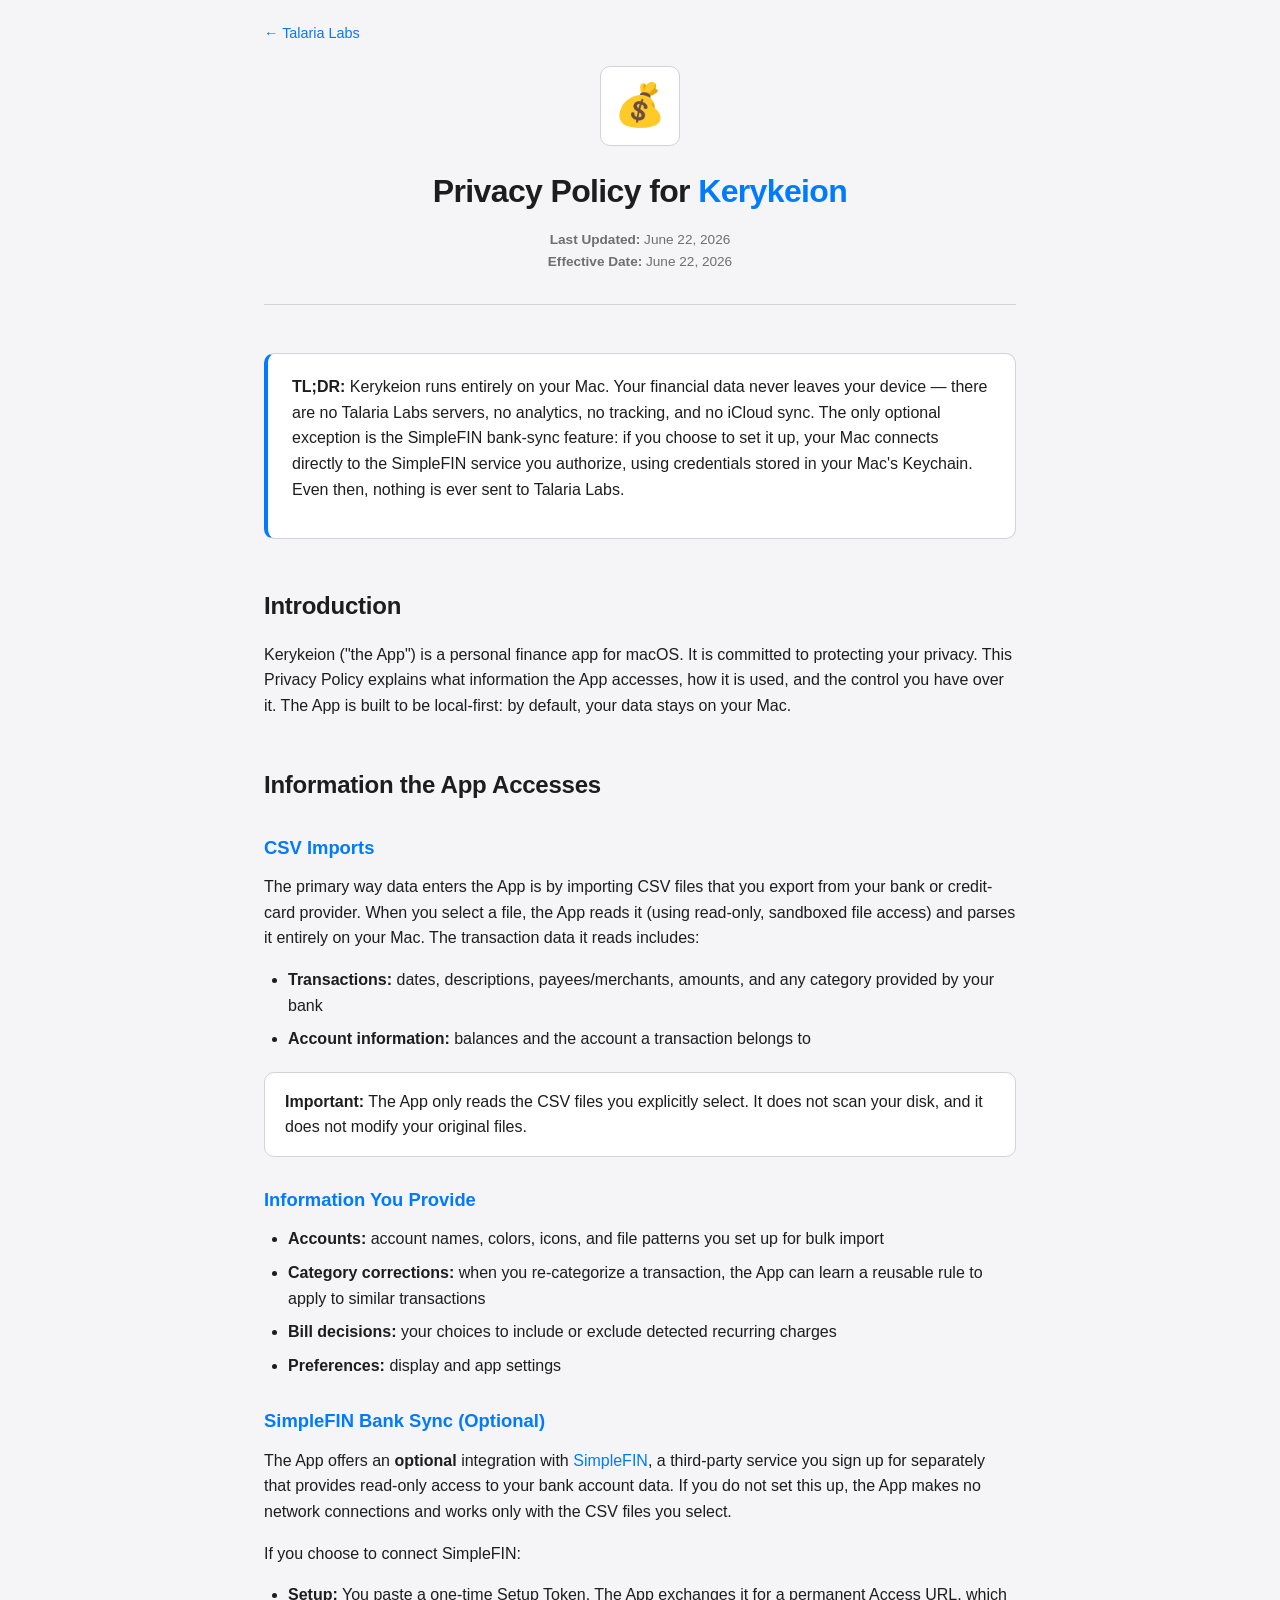
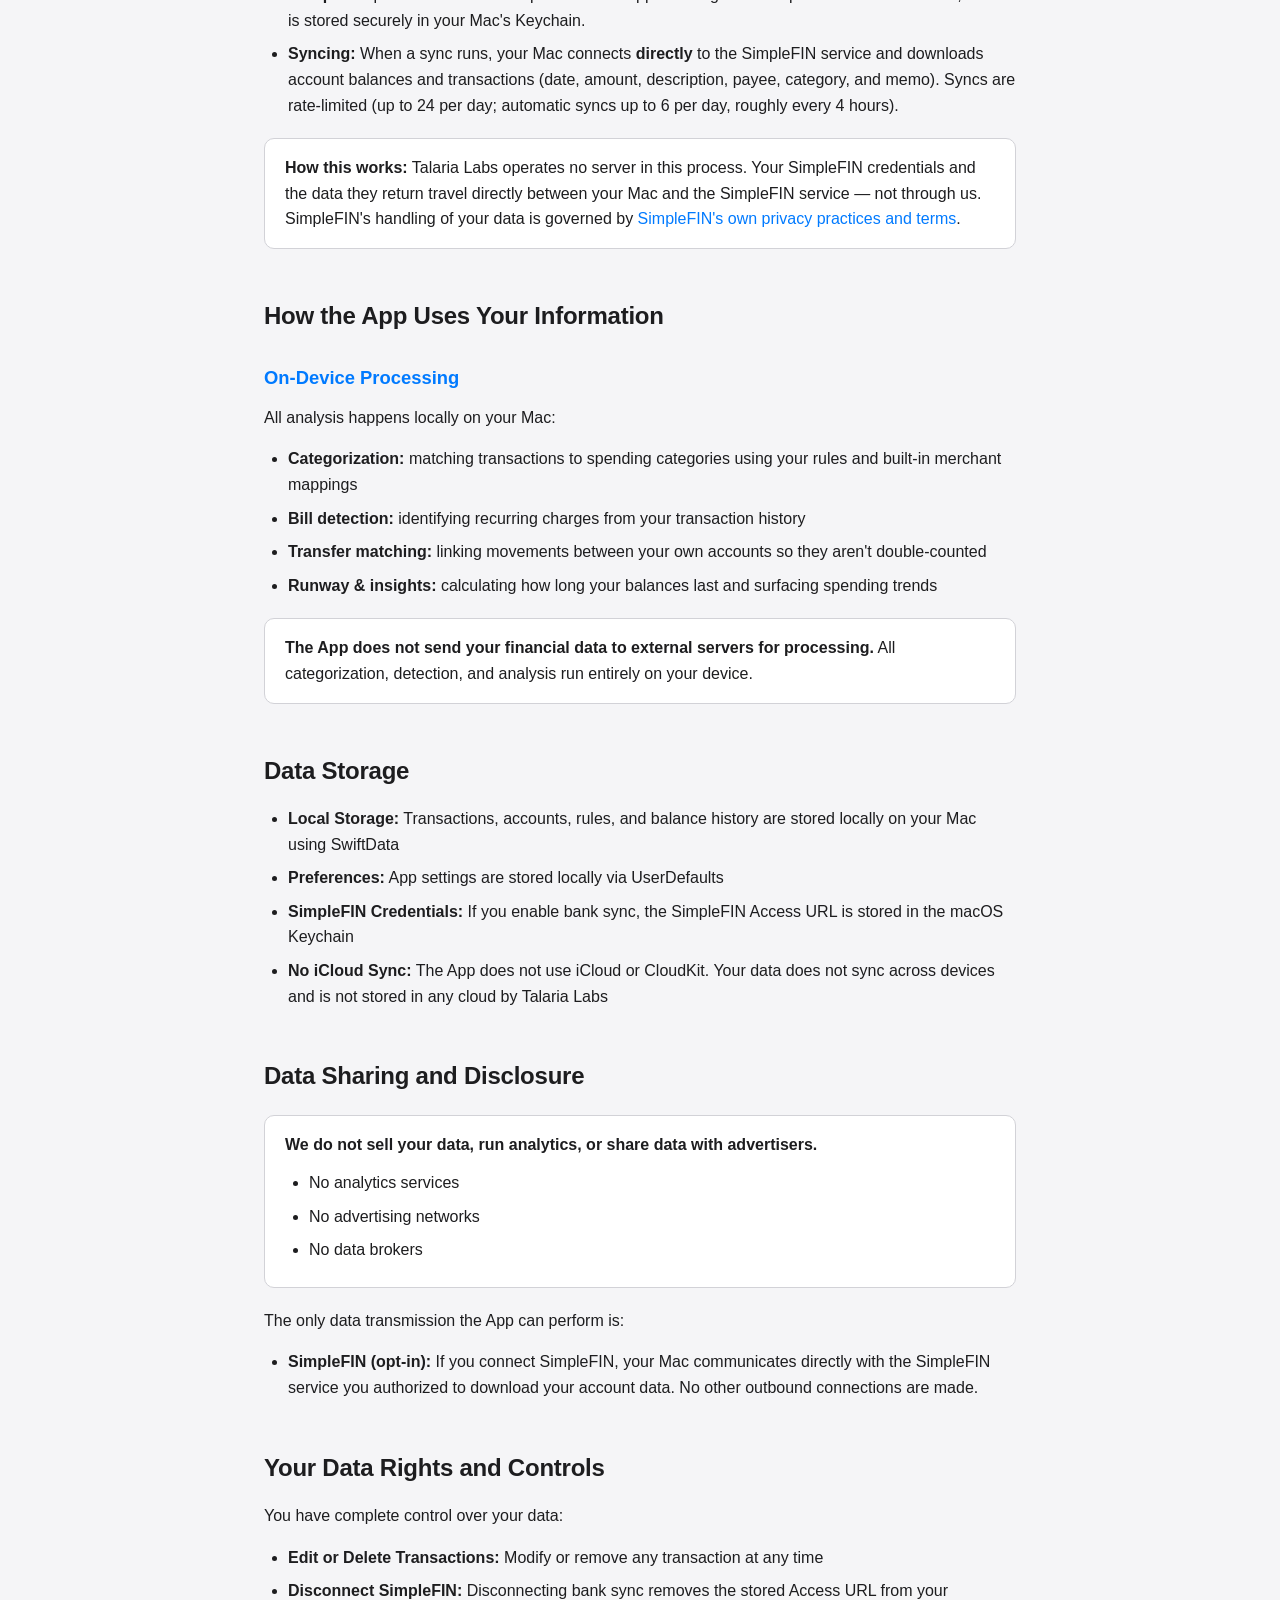
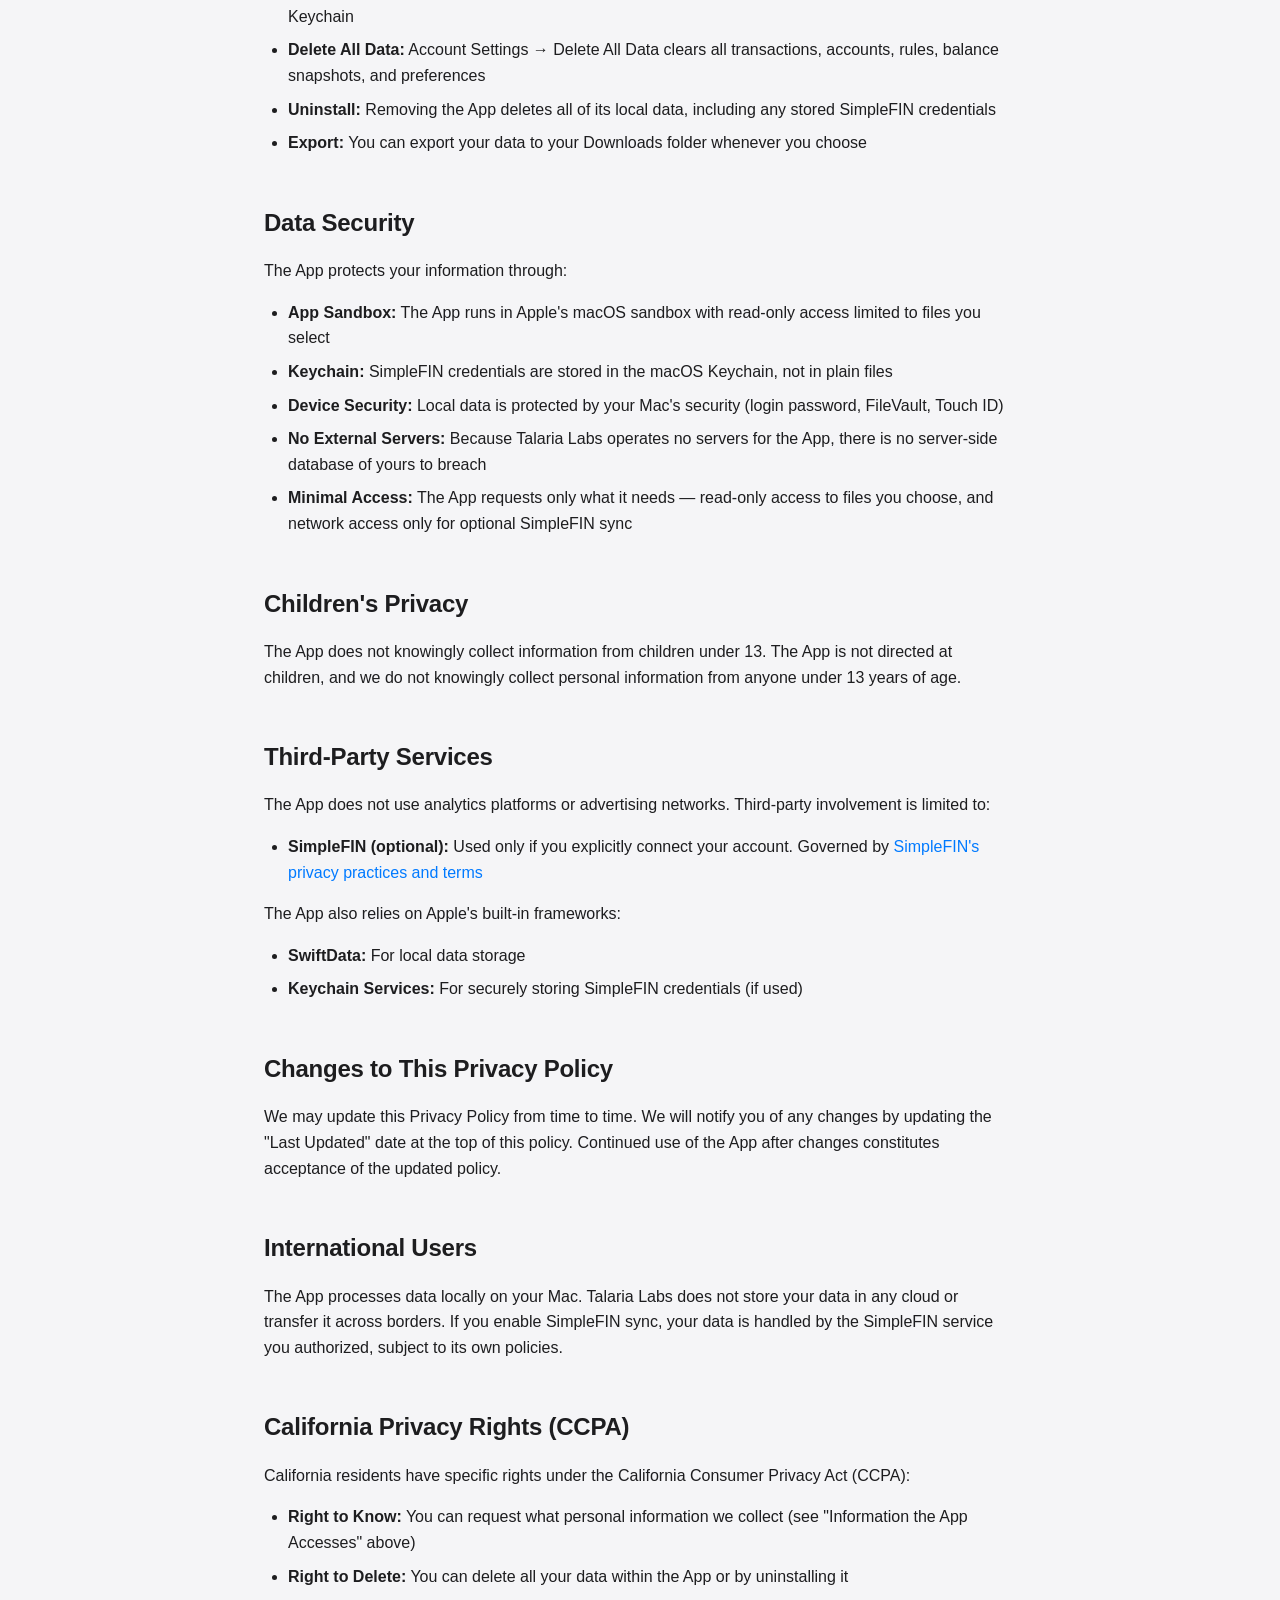
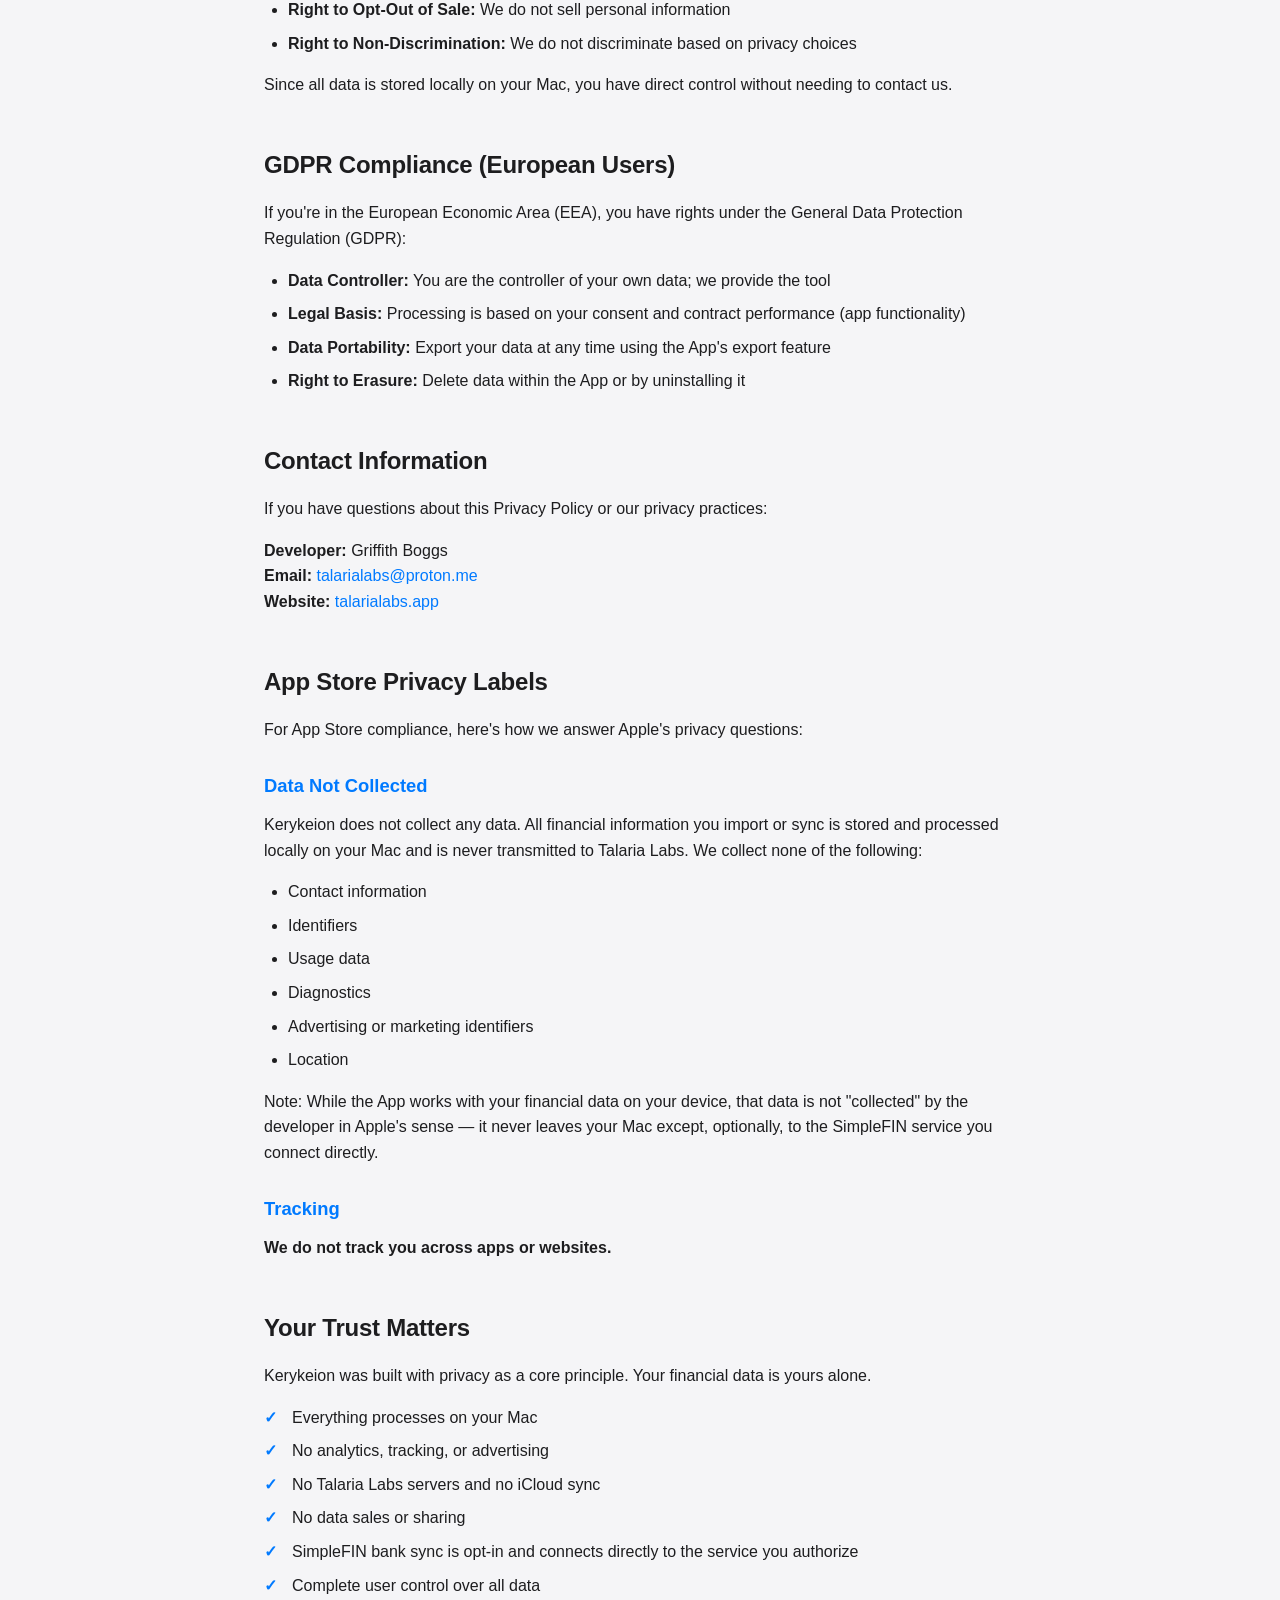
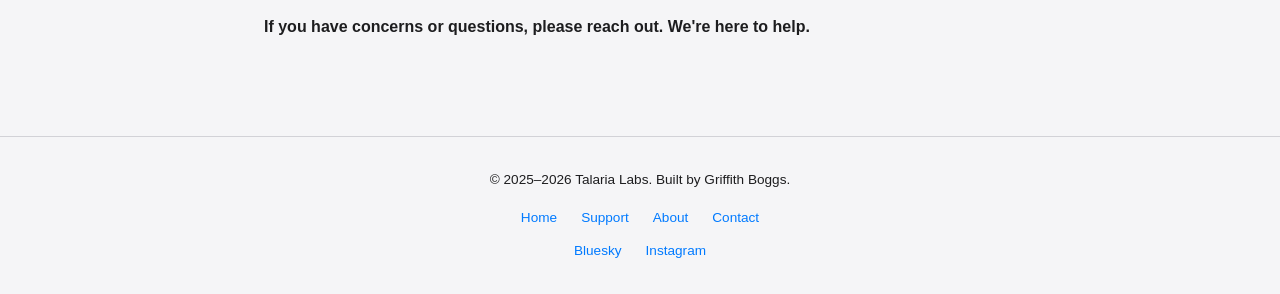
<file: kerykeion/privacy/index.html>
<!DOCTYPE html>
<html lang="en">
<head>
    <meta charset="UTF-8">
    <meta name="viewport" content="width=device-width, initial-scale=1.0">
    <title>Privacy Policy - Kerykeion | Talaria Labs</title>
    <meta name="description" content="Privacy policy for Kerykeion, a local-first personal finance app for macOS. Your financial data stays on your Mac. No servers, no analytics, no tracking.">
    <meta name="theme-color" content="#0a1628">
    <meta property="og:title" content="Privacy Policy - Kerykeion">
    <meta property="og:description" content="Your financial data stays on your Mac. No servers, no analytics, no tracking, no iCloud sync.">
    <meta property="og:url" content="https://talarialabs.app/kerykeion/privacy/">
    <meta property="og:image" content="https://talarialabs.app/social-card.png">
    <meta property="og:type" content="website">
    <meta property="og:site_name" content="Talaria Labs">
    <meta name="twitter:card" content="summary_large_image">
    <meta name="twitter:title" content="Privacy Policy - Kerykeion">
    <meta name="twitter:description" content="No servers, no analytics, no tracking. Your financial data is yours.">
    <link rel="canonical" href="https://talarialabs.app/kerykeion/privacy/">
    <link rel="icon" type="image/png" href="/app-icon.png">
    <script type="application/ld+json">
    {
      "@context": "https://schema.org",
      "@type": "WebPage",
      "name": "Privacy Policy - Kerykeion",
      "description": "Privacy policy for Kerykeion, a local-first personal finance app for macOS. All data stays on your Mac. No servers, no analytics, no tracking, no iCloud sync.",
      "url": "https://talarialabs.app/kerykeion/privacy/"
    }
    </script>
    <link rel="stylesheet" href="/style.css">
    <style>
        header {
            text-align: center;
            margin-bottom: 48px;
            padding-bottom: 32px;
            border-bottom: 1px solid var(--border);
        }

        .app-logo {
            width: 80px;
            height: 80px;
            border-radius: var(--radius-sm);
            margin: 0 auto 20px;
            display: flex;
            align-items: center;
            justify-content: center;
            background: var(--bg-card);
            border: 1px solid var(--border);
            font-size: 2.6rem;
        }

        h1 {
            font-size: 2rem;
            font-weight: 700;
            letter-spacing: -0.02em;
            margin-bottom: 4px;
        }

        .app-name {
            color: var(--accent);
        }

        .date-info {
            color: var(--text-secondary);
            font-size: 0.85rem;
            margin-top: 12px;
        }

        .tldr {
            background: var(--bg-card);
            border: 1px solid var(--border);
            border-left: 4px solid var(--accent);
            padding: 20px 24px;
            border-radius: var(--radius-sm);
            margin: 32px 0;
        }

        .tldr strong {
            font-size: 1rem;
        }

        h2 {
            font-size: 1.5rem;
            font-weight: 600;
            letter-spacing: -0.01em;
            margin-top: 48px;
            margin-bottom: 16px;
        }

        h3 {
            font-size: 1.15rem;
            font-weight: 600;
            color: var(--accent);
            margin-top: 28px;
            margin-bottom: 12px;
        }

        p {
            margin-bottom: 16px;
            color: var(--text);
        }

        ul {
            margin: 12px 0 16px;
            padding-left: 24px;
        }

        li {
            margin-bottom: 8px;
            color: var(--text);
        }

        li strong {
            color: var(--text);
        }

        .highlight-box {
            background: var(--bg-card);
            border: 1px solid var(--border);
            padding: 16px 20px;
            border-radius: var(--radius-sm);
            margin: 20px 0;
        }

        .highlight-box p {
            margin-bottom: 8px;
        }

        .highlight-box p:last-child {
            margin-bottom: 0;
        }

        .highlight-box ul {
            margin-bottom: 0;
        }

        .checkmark-list {
            list-style: none;
            padding-left: 0;
        }

        .checkmark-list li {
            padding-left: 28px;
            position: relative;
        }

        .checkmark-list li::before {
            content: "\2713";
            position: absolute;
            left: 0;
            color: var(--accent);
            font-weight: 700;
        }

        a {
            color: var(--accent);
            text-decoration: none;
        }

        a:hover {
            text-decoration: underline;
        }

        @media (max-width: 480px) {
            h1 { font-size: 1.6rem; }
            h2 { font-size: 1.3rem; }
            .container { padding: 0 20px 60px; }
            .app-logo { width: 64px; height: 64px; font-size: 2rem; }
        }
    </style>
</head>
<body>

    <nav>
        <a href="/">&larr; Talaria Labs</a>
    </nav>

    <div class="container">
        <header>
            <div class="app-logo" aria-hidden="true">&#x1F4B0;</div>
            <h1>Privacy Policy for <span class="app-name">Kerykeion</span></h1>
            <div class="date-info">
                <strong>Last Updated:</strong> June 22, 2026<br>
                <strong>Effective Date:</strong> June 22, 2026
            </div>
        </header>

        <section class="tldr">
            <p><strong>TL;DR:</strong> Kerykeion runs entirely on your Mac. Your financial data never leaves your device &mdash; there are no Talaria Labs servers, no analytics, no tracking, and no iCloud sync. The only optional exception is the SimpleFIN bank-sync feature: if you choose to set it up, your Mac connects directly to the SimpleFIN service you authorize, using credentials stored in your Mac's Keychain. Even then, nothing is ever sent to Talaria Labs.</p>
        </section>

        <h2>Introduction</h2>
        <p>Kerykeion ("the App") is a personal finance app for macOS. It is committed to protecting your privacy. This Privacy Policy explains what information the App accesses, how it is used, and the control you have over it. The App is built to be local-first: by default, your data stays on your Mac.</p>

        <h2>Information the App Accesses</h2>

        <h3>CSV Imports</h3>
        <p>The primary way data enters the App is by importing CSV files that you export from your bank or credit-card provider. When you select a file, the App reads it (using read-only, sandboxed file access) and parses it entirely on your Mac. The transaction data it reads includes:</p>
        <ul>
            <li><strong>Transactions:</strong> dates, descriptions, payees/merchants, amounts, and any category provided by your bank</li>
            <li><strong>Account information:</strong> balances and the account a transaction belongs to</li>
        </ul>
        <div class="highlight-box">
            <p><strong>Important:</strong> The App only reads the CSV files you explicitly select. It does not scan your disk, and it does not modify your original files.</p>
        </div>

        <h3>Information You Provide</h3>
        <ul>
            <li><strong>Accounts:</strong> account names, colors, icons, and file patterns you set up for bulk import</li>
            <li><strong>Category corrections:</strong> when you re-categorize a transaction, the App can learn a reusable rule to apply to similar transactions</li>
            <li><strong>Bill decisions:</strong> your choices to include or exclude detected recurring charges</li>
            <li><strong>Preferences:</strong> display and app settings</li>
        </ul>

        <h3>SimpleFIN Bank Sync (Optional)</h3>
        <p>The App offers an <strong>optional</strong> integration with <a href="https://www.simplefin.org/" target="_blank" rel="noopener">SimpleFIN</a>, a third-party service you sign up for separately that provides read-only access to your bank account data. If you do not set this up, the App makes no network connections and works only with the CSV files you select.</p>
        <p>If you choose to connect SimpleFIN:</p>
        <ul>
            <li><strong>Setup:</strong> You paste a one-time Setup Token. The App exchanges it for a permanent Access URL, which is stored securely in your Mac's Keychain.</li>
            <li><strong>Syncing:</strong> When a sync runs, your Mac connects <strong>directly</strong> to the SimpleFIN service and downloads account balances and transactions (date, amount, description, payee, category, and memo). Syncs are rate-limited (up to 24 per day; automatic syncs up to 6 per day, roughly every 4 hours).</li>
        </ul>
        <div class="highlight-box">
            <p><strong>How this works:</strong> Talaria Labs operates no server in this process. Your SimpleFIN credentials and the data they return travel directly between your Mac and the SimpleFIN service &mdash; not through us. SimpleFIN's handling of your data is governed by <a href="https://www.simplefin.org/" target="_blank" rel="noopener">SimpleFIN's own privacy practices and terms</a>.</p>
        </div>

        <h2>How the App Uses Your Information</h2>
        <h3>On-Device Processing</h3>
        <p>All analysis happens locally on your Mac:</p>
        <ul>
            <li><strong>Categorization:</strong> matching transactions to spending categories using your rules and built-in merchant mappings</li>
            <li><strong>Bill detection:</strong> identifying recurring charges from your transaction history</li>
            <li><strong>Transfer matching:</strong> linking movements between your own accounts so they aren't double-counted</li>
            <li><strong>Runway &amp; insights:</strong> calculating how long your balances last and surfacing spending trends</li>
        </ul>
        <div class="highlight-box">
            <p><strong>The App does not send your financial data to external servers for processing.</strong> All categorization, detection, and analysis run entirely on your device.</p>
        </div>

        <h2>Data Storage</h2>
        <ul>
            <li><strong>Local Storage:</strong> Transactions, accounts, rules, and balance history are stored locally on your Mac using SwiftData</li>
            <li><strong>Preferences:</strong> App settings are stored locally via UserDefaults</li>
            <li><strong>SimpleFIN Credentials:</strong> If you enable bank sync, the SimpleFIN Access URL is stored in the macOS Keychain</li>
            <li><strong>No iCloud Sync:</strong> The App does not use iCloud or CloudKit. Your data does not sync across devices and is not stored in any cloud by Talaria Labs</li>
        </ul>

        <h2>Data Sharing and Disclosure</h2>
        <div class="highlight-box">
            <p><strong>We do not sell your data, run analytics, or share data with advertisers.</strong></p>
            <ul>
                <li>No analytics services</li>
                <li>No advertising networks</li>
                <li>No data brokers</li>
            </ul>
        </div>
        <p>The only data transmission the App can perform is:</p>
        <ul>
            <li><strong>SimpleFIN (opt-in):</strong> If you connect SimpleFIN, your Mac communicates directly with the SimpleFIN service you authorized to download your account data. No other outbound connections are made.</li>
        </ul>

        <h2>Your Data Rights and Controls</h2>
        <p>You have complete control over your data:</p>
        <ul>
            <li><strong>Edit or Delete Transactions:</strong> Modify or remove any transaction at any time</li>
            <li><strong>Disconnect SimpleFIN:</strong> Disconnecting bank sync removes the stored Access URL from your Keychain</li>
            <li><strong>Delete All Data:</strong> Account Settings &rarr; Delete All Data clears all transactions, accounts, rules, balance snapshots, and preferences</li>
            <li><strong>Uninstall:</strong> Removing the App deletes all of its local data, including any stored SimpleFIN credentials</li>
            <li><strong>Export:</strong> You can export your data to your Downloads folder whenever you choose</li>
        </ul>

        <h2>Data Security</h2>
        <p>The App protects your information through:</p>
        <ul>
            <li><strong>App Sandbox:</strong> The App runs in Apple's macOS sandbox with read-only access limited to files you select</li>
            <li><strong>Keychain:</strong> SimpleFIN credentials are stored in the macOS Keychain, not in plain files</li>
            <li><strong>Device Security:</strong> Local data is protected by your Mac's security (login password, FileVault, Touch ID)</li>
            <li><strong>No External Servers:</strong> Because Talaria Labs operates no servers for the App, there is no server-side database of yours to breach</li>
            <li><strong>Minimal Access:</strong> The App requests only what it needs &mdash; read-only access to files you choose, and network access only for optional SimpleFIN sync</li>
        </ul>

        <h2>Children's Privacy</h2>
        <p>The App does not knowingly collect information from children under 13. The App is not directed at children, and we do not knowingly collect personal information from anyone under 13 years of age.</p>

        <h2>Third-Party Services</h2>
        <p>The App does not use analytics platforms or advertising networks. Third-party involvement is limited to:</p>
        <ul>
            <li><strong>SimpleFIN (optional):</strong> Used only if you explicitly connect your account. Governed by <a href="https://www.simplefin.org/" target="_blank" rel="noopener">SimpleFIN's privacy practices and terms</a></li>
        </ul>
        <p>The App also relies on Apple's built-in frameworks:</p>
        <ul>
            <li><strong>SwiftData:</strong> For local data storage</li>
            <li><strong>Keychain Services:</strong> For securely storing SimpleFIN credentials (if used)</li>
        </ul>

        <h2>Changes to This Privacy Policy</h2>
        <p>We may update this Privacy Policy from time to time. We will notify you of any changes by updating the "Last Updated" date at the top of this policy. Continued use of the App after changes constitutes acceptance of the updated policy.</p>

        <h2>International Users</h2>
        <p>The App processes data locally on your Mac. Talaria Labs does not store your data in any cloud or transfer it across borders. If you enable SimpleFIN sync, your data is handled by the SimpleFIN service you authorized, subject to its own policies.</p>

        <h2>California Privacy Rights (CCPA)</h2>
        <p>California residents have specific rights under the California Consumer Privacy Act (CCPA):</p>
        <ul>
            <li><strong>Right to Know:</strong> You can request what personal information we collect (see "Information the App Accesses" above)</li>
            <li><strong>Right to Delete:</strong> You can delete all your data within the App or by uninstalling it</li>
            <li><strong>Right to Opt-Out of Sale:</strong> We do not sell personal information</li>
            <li><strong>Right to Non-Discrimination:</strong> We do not discriminate based on privacy choices</li>
        </ul>
        <p>Since all data is stored locally on your Mac, you have direct control without needing to contact us.</p>

        <h2>GDPR Compliance (European Users)</h2>
        <p>If you're in the European Economic Area (EEA), you have rights under the General Data Protection Regulation (GDPR):</p>
        <ul>
            <li><strong>Data Controller:</strong> You are the controller of your own data; we provide the tool</li>
            <li><strong>Legal Basis:</strong> Processing is based on your consent and contract performance (app functionality)</li>
            <li><strong>Data Portability:</strong> Export your data at any time using the App's export feature</li>
            <li><strong>Right to Erasure:</strong> Delete data within the App or by uninstalling it</li>
        </ul>

        <h2>Contact Information</h2>
        <p>If you have questions about this Privacy Policy or our privacy practices:</p>
        <p>
            <strong>Developer:</strong> Griffith Boggs<br>
            <strong>Email:</strong> <a href="mailto:talarialabs@proton.me">talarialabs@proton.me</a><br>
            <strong>Website:</strong> <a href="https://talarialabs.app">talarialabs.app</a>
        </p>

        <h2>App Store Privacy Labels</h2>
        <p>For App Store compliance, here's how we answer Apple's privacy questions:</p>

        <h3>Data Not Collected</h3>
        <p>Kerykeion does not collect any data. All financial information you import or sync is stored and processed locally on your Mac and is never transmitted to Talaria Labs. We collect none of the following:</p>
        <ul>
            <li>Contact information</li>
            <li>Identifiers</li>
            <li>Usage data</li>
            <li>Diagnostics</li>
            <li>Advertising or marketing identifiers</li>
            <li>Location</li>
        </ul>
        <p>Note: While the App works with your financial data on your device, that data is not "collected" by the developer in Apple's sense &mdash; it never leaves your Mac except, optionally, to the SimpleFIN service you connect directly.</p>

        <h3>Tracking</h3>
        <p><strong>We do not track you across apps or websites.</strong></p>

        <h2>Your Trust Matters</h2>
        <p>Kerykeion was built with privacy as a core principle. Your financial data is yours alone.</p>
        <ul class="checkmark-list">
            <li>Everything processes on your Mac</li>
            <li>No analytics, tracking, or advertising</li>
            <li>No Talaria Labs servers and no iCloud sync</li>
            <li>No data sales or sharing</li>
            <li>SimpleFIN bank sync is opt-in and connects directly to the service you authorize</li>
            <li>Complete user control over all data</li>
        </ul>
        <p><strong>If you have concerns or questions, please reach out. We're here to help.</strong></p>
    </div>

    <footer>
        <p>&copy; 2025&ndash;2026 Talaria Labs. Built by Griffith Boggs.</p>
        <div class="footer-links">
            <a href="/">Home</a>
            <a href="/support/">Support</a>
            <a href="/about/">About</a>
            <a href="mailto:talarialabs@proton.me">Contact</a>
        </div>
        <div class="footer-links" style="margin-top: 12px;">
            <a href="https://bsky.app/profile/talarialabs.bsky.social" target="_blank" rel="noopener">Bluesky</a>
            <a href="https://instagram.com/talaria.labs" target="_blank" rel="noopener">Instagram</a>
        </div>
    </footer>

</body>
</html>
</file>
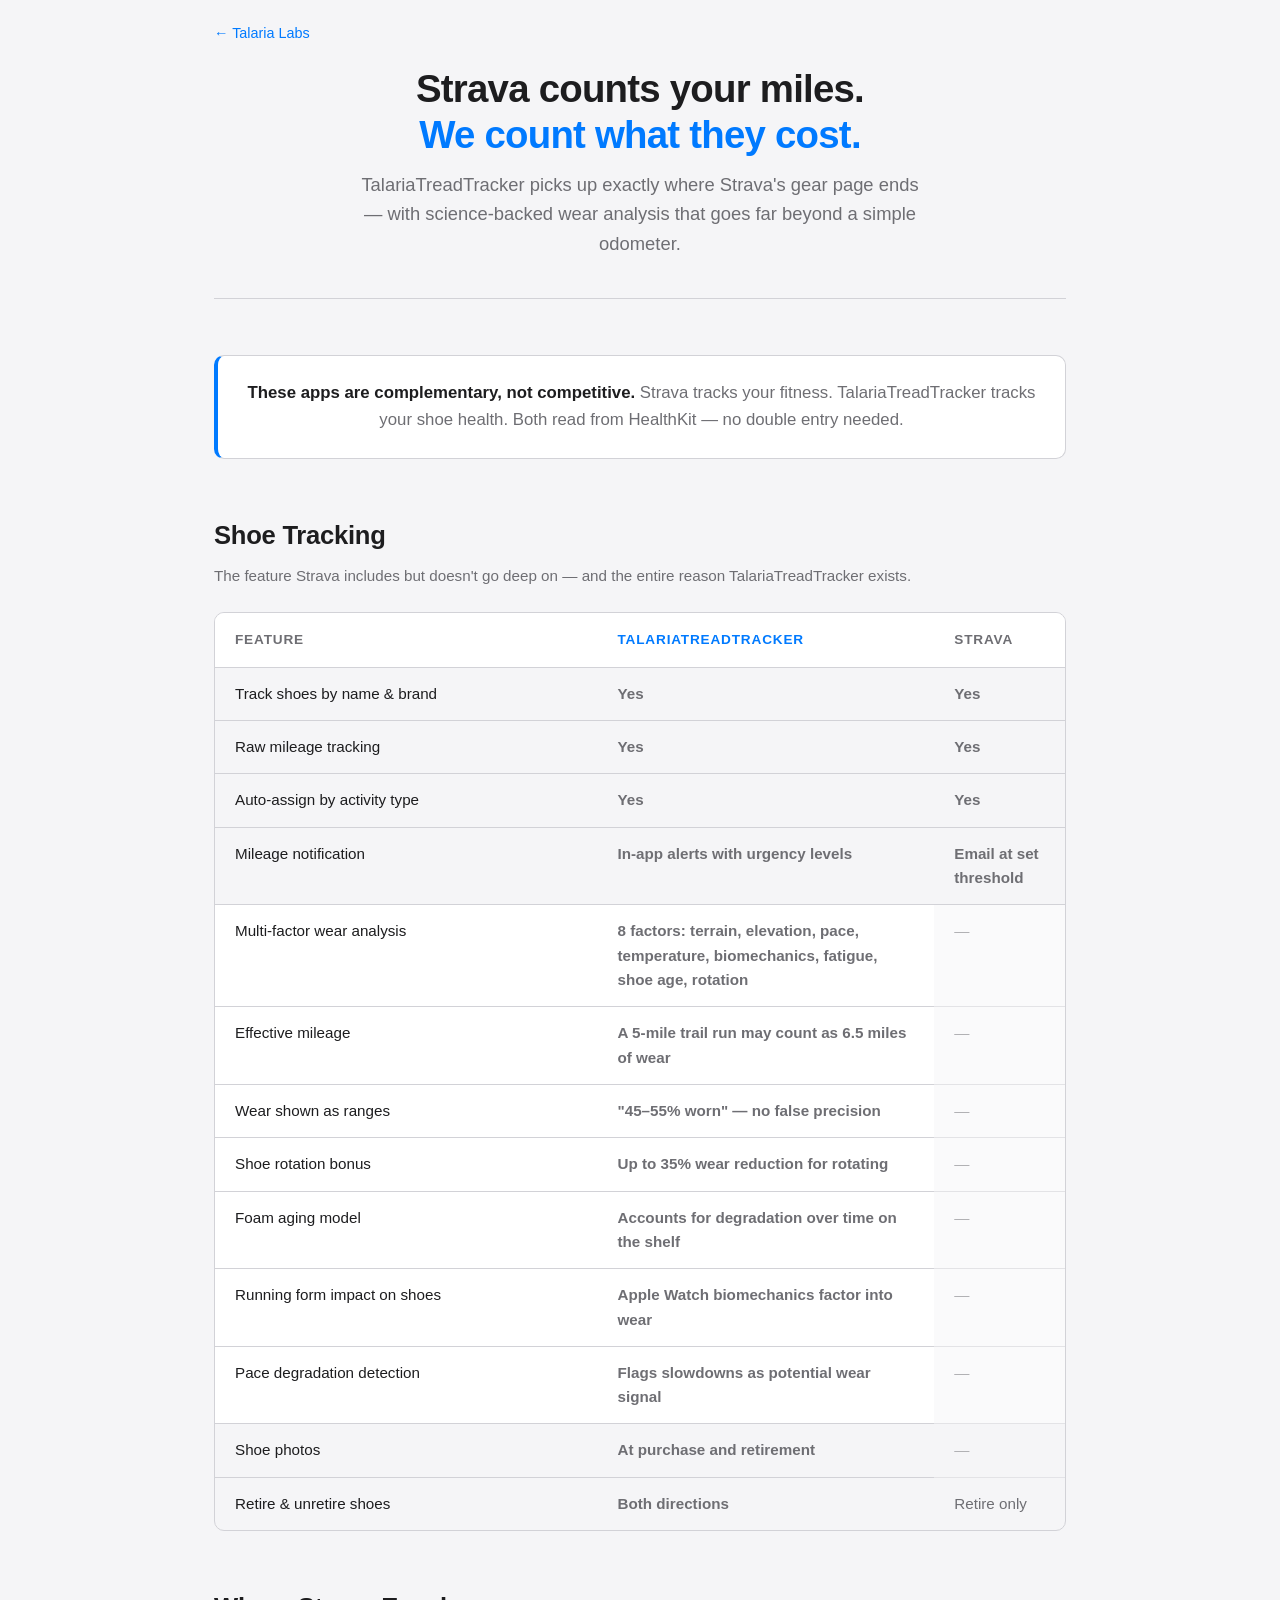
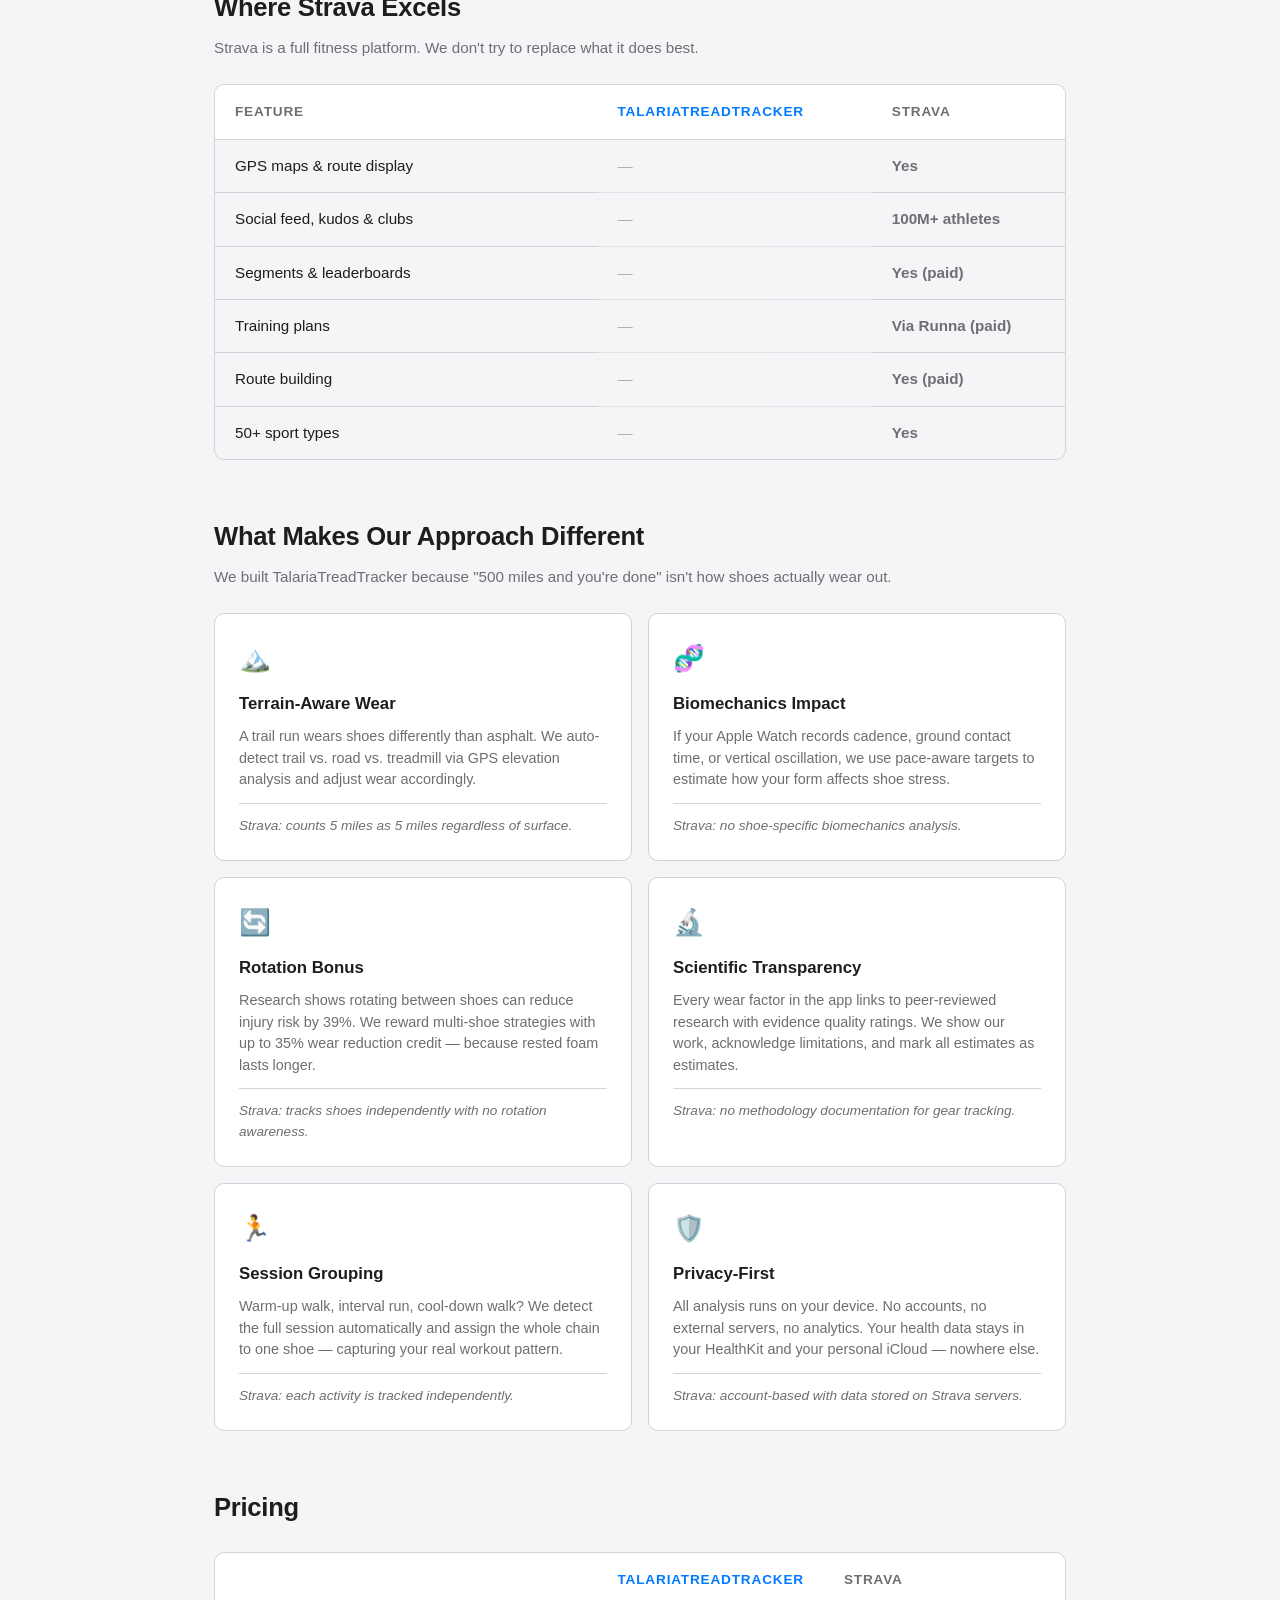
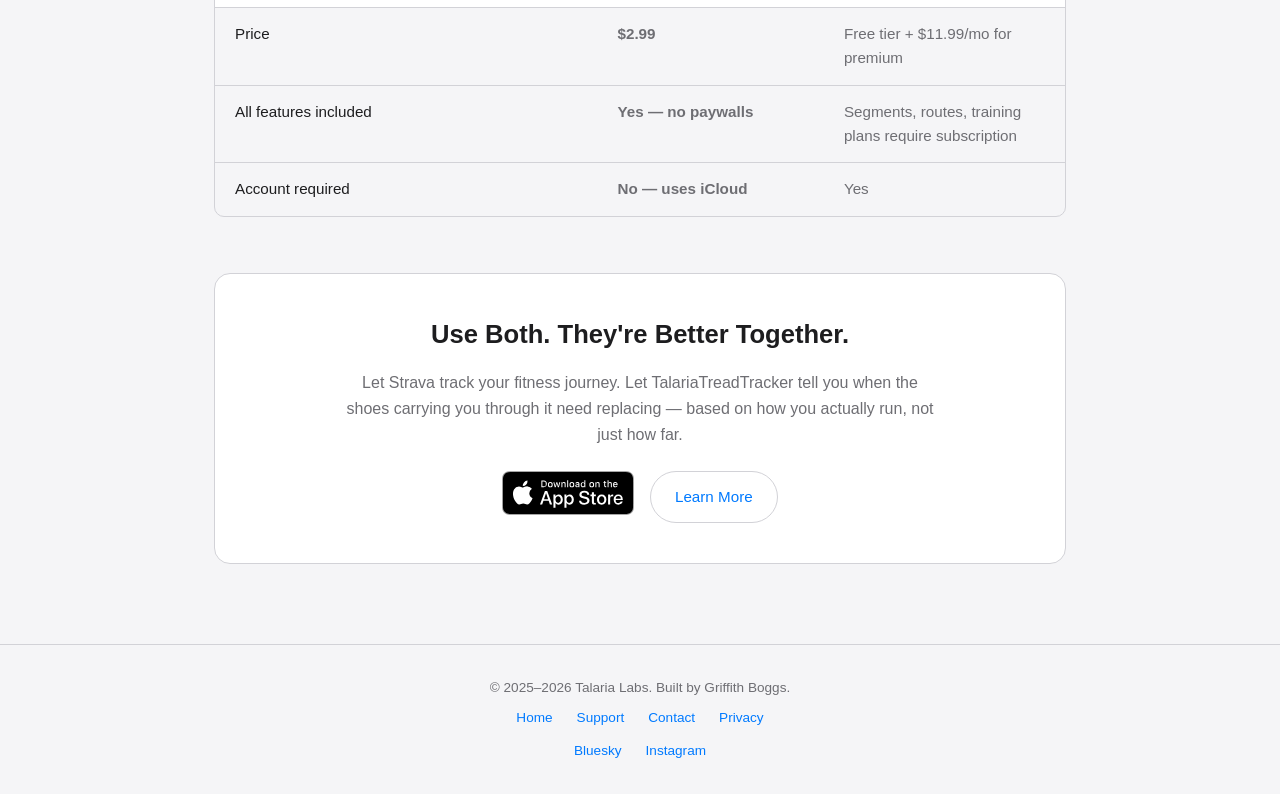
<file: compare.html>
<!doctype html>
<html lang="en">
  <head>
    <meta charset="UTF-8" />
    <meta name="viewport" content="width=device-width, initial-scale=1.0" />
    <title>How We Compare - TalariaTreadTracker vs Strava | Talaria Labs</title>
    <meta
      name="description"
      content="See how TalariaTreadTracker's multi-factor shoe wear analysis compares to Strava's basic gear tracking. They're complementary, not competitive."
    />
    <meta name="theme-color" content="#0a1628" />
    <link rel="icon" type="image/png" href="app-icon.png" />
    <style>
      :root {
        --bg: #0a1628;
        --bg-card: #141e30;
        --bg-card-hover: #1a2740;
        --text: #f5f5f7;
        --text-secondary: #a1a1a6;
        --accent: #007aff;
        --accent-hover: #0a84ff;
        --border: #2a3444;
        --radius: 16px;
        --radius-sm: 10px;
        --green: #30d158;
        --orange: #ff9f0a;
        --red: #ff453a;
      }

      @media (prefers-color-scheme: light) {
        :root {
          --bg: #f5f5f7;
          --bg-card: #ffffff;
          --bg-card-hover: #fafafa;
          --text: #1d1d1f;
          --text-secondary: #6e6e73;
          --border: #d2d2d7;
          --green: #248a3d;
          --orange: #c93400;
        }
      }

      * {
        margin: 0;
        padding: 0;
        box-sizing: border-box;
      }

      body {
        font-family:
          -apple-system, BlinkMacSystemFont, "SF Pro Display", "Segoe UI",
          Roboto, Oxygen, Ubuntu, Cantarell, sans-serif;
        background: var(--bg);
        color: var(--text);
        line-height: 1.6;
        min-height: 100vh;
        display: flex;
        flex-direction: column;
      }

      nav {
        padding: 20px 24px;
        max-width: 900px;
        margin: 0 auto;
        width: 100%;
      }

      nav a {
        color: var(--accent);
        text-decoration: none;
        font-size: 0.9rem;
        font-weight: 500;
      }

      nav a:hover {
        text-decoration: underline;
      }

      .container {
        max-width: 900px;
        margin: 0 auto;
        padding: 0 24px 80px;
        flex: 1;
      }

      /* Hero */
      .hero {
        text-align: center;
        margin-bottom: 56px;
        padding-bottom: 40px;
        border-bottom: 1px solid var(--border);
      }

      .hero h1 {
        font-size: 2.4rem;
        font-weight: 700;
        letter-spacing: -0.02em;
        margin-bottom: 12px;
        line-height: 1.2;
      }

      .hero h1 .accent {
        color: var(--accent);
      }

      .hero .subtitle {
        font-size: 1.15rem;
        color: var(--text-secondary);
        max-width: 560px;
        margin: 0 auto;
      }

      /* Positioning banner */
      .positioning {
        background: var(--bg-card);
        border: 1px solid var(--border);
        border-left: 4px solid var(--accent);
        border-radius: var(--radius-sm);
        padding: 24px 28px;
        margin-bottom: 48px;
        text-align: center;
      }

      .positioning p {
        font-size: 1.05rem;
        color: var(--text-secondary);
      }

      .positioning strong {
        color: var(--text);
      }

      /* Section headers */
      .section-header {
        margin-bottom: 24px;
        margin-top: 56px;
      }

      .section-header:first-of-type {
        margin-top: 0;
      }

      .section-header h2 {
        font-size: 1.6rem;
        font-weight: 600;
        letter-spacing: -0.01em;
        margin-bottom: 8px;
      }

      .section-header p {
        color: var(--text-secondary);
        font-size: 0.95rem;
      }

      /* Comparison table */
      .compare-table {
        width: 100%;
        border-collapse: separate;
        border-spacing: 0;
        margin-bottom: 48px;
        border: 1px solid var(--border);
        border-radius: var(--radius-sm);
        overflow: hidden;
      }

      .compare-table thead th {
        background: var(--bg-card);
        padding: 16px 20px;
        text-align: left;
        font-size: 0.85rem;
        font-weight: 600;
        text-transform: uppercase;
        letter-spacing: 0.06em;
        color: var(--text-secondary);
        border-bottom: 1px solid var(--border);
      }

      .compare-table thead th:first-child {
        width: 45%;
      }

      .compare-table thead th.col-ttt {
        color: var(--accent);
      }

      .compare-table tbody td {
        padding: 14px 20px;
        font-size: 0.95rem;
        border-bottom: 1px solid var(--border);
        vertical-align: top;
      }

      .compare-table tbody tr:last-child td {
        border-bottom: none;
      }

      .compare-table tbody td:first-child {
        font-weight: 500;
        color: var(--text);
      }

      .compare-table tbody td:nth-child(2),
      .compare-table tbody td:nth-child(3) {
        color: var(--text-secondary);
      }

      .check {
        color: var(--green);
        font-weight: 600;
      }

      .dash {
        color: var(--text-secondary);
        opacity: 0.5;
      }

      .highlight-row td {
        background: var(--bg-card);
      }

      /* Feature deep-dive cards */
      .depth-grid {
        display: grid;
        grid-template-columns: 1fr;
        gap: 16px;
        margin-bottom: 48px;
      }

      @media (min-width: 640px) {
        .depth-grid {
          grid-template-columns: 1fr 1fr;
        }
      }

      .depth-card {
        background: var(--bg-card);
        border: 1px solid var(--border);
        border-radius: var(--radius-sm);
        padding: 24px;
      }

      .depth-card .card-icon {
        font-size: 1.6rem;
        margin-bottom: 12px;
      }

      .depth-card h3 {
        font-size: 1.05rem;
        font-weight: 600;
        margin-bottom: 8px;
      }

      .depth-card p {
        font-size: 0.9rem;
        color: var(--text-secondary);
        line-height: 1.5;
      }

      .depth-card .strava-note {
        margin-top: 12px;
        padding-top: 12px;
        border-top: 1px solid var(--border);
        font-size: 0.85rem;
        color: var(--text-secondary);
        font-style: italic;
      }

      /* Bottom line */
      .bottom-line {
        background: var(--bg-card);
        border: 1px solid var(--border);
        border-radius: var(--radius);
        padding: 40px 32px;
        text-align: center;
        margin-top: 56px;
      }

      .bottom-line h2 {
        font-size: 1.6rem;
        font-weight: 600;
        margin-bottom: 16px;
      }

      .bottom-line p {
        color: var(--text-secondary);
        font-size: 1rem;
        max-width: 600px;
        margin: 0 auto 24px;
      }

      .bottom-line .cta-row {
        display: flex;
        justify-content: center;
        gap: 16px;
        flex-wrap: wrap;
      }

      .btn {
        display: inline-flex;
        align-items: center;
        gap: 8px;
        padding: 12px 24px;
        border-radius: 980px;
        font-size: 0.95rem;
        font-weight: 500;
        text-decoration: none;
        transition: all 0.2s ease;
      }

      .btn-primary {
        background: var(--accent);
        color: #fff;
      }

      .btn-primary:hover {
        background: var(--accent-hover);
      }

      .btn-secondary {
        background: transparent;
        color: var(--accent);
        border: 1px solid var(--border);
      }

      .btn-secondary:hover {
        border-color: var(--accent);
      }

      /* Footer */
      footer {
        text-align: center;
        padding: 32px 24px;
        border-top: 1px solid var(--border);
        color: var(--text-secondary);
        font-size: 0.85rem;
      }

      footer a {
        color: var(--accent);
        text-decoration: none;
      }

      footer a:hover {
        text-decoration: underline;
      }

      .footer-links {
        display: flex;
        justify-content: center;
        gap: 24px;
        margin-top: 8px;
      }

      /* Responsive */
      @media (max-width: 640px) {
        .hero h1 {
          font-size: 1.8rem;
        }

        .hero .subtitle {
          font-size: 1rem;
        }

        .compare-table {
          font-size: 0.85rem;
        }

        .compare-table thead th,
        .compare-table tbody td {
          padding: 10px 12px;
        }

        .compare-table thead th {
          font-size: 0.75rem;
        }

        .bottom-line {
          padding: 28px 20px;
        }

        .section-header h2 {
          font-size: 1.35rem;
        }
      }
    </style>
  </head>
  <body>
    <nav>
      <a href="/">&larr; Talaria Labs</a>
    </nav>

    <div class="container">
      <div class="hero">
        <h1>
          Strava counts your miles.<br /><span class="accent"
            >We count what they cost.</span
          >
        </h1>
        <p class="subtitle">
          TalariaTreadTracker picks up exactly where Strava's gear page ends
          &mdash; with science-backed wear analysis that goes far beyond a
          simple odometer.
        </p>
      </div>

      <div class="positioning">
        <p>
          <strong>These apps are complementary, not competitive.</strong> Strava
          tracks your fitness. TalariaTreadTracker tracks your shoe health. Both
          read from HealthKit &mdash; no double entry needed.
        </p>
      </div>

      <!-- Shoe Tracking -->
      <div class="section-header">
        <h2>Shoe Tracking</h2>
        <p>
          The feature Strava includes but doesn't go deep on &mdash; and the
          entire reason TalariaTreadTracker exists.
        </p>
      </div>

      <table class="compare-table">
        <thead>
          <tr>
            <th>Feature</th>
            <th class="col-ttt">TalariaTreadTracker</th>
            <th>Strava</th>
          </tr>
        </thead>
        <tbody>
          <tr>
            <td>Track shoes by name &amp; brand</td>
            <td class="check">Yes</td>
            <td class="check">Yes</td>
          </tr>
          <tr>
            <td>Raw mileage tracking</td>
            <td class="check">Yes</td>
            <td class="check">Yes</td>
          </tr>
          <tr>
            <td>Auto-assign by activity type</td>
            <td class="check">Yes</td>
            <td class="check">Yes</td>
          </tr>
          <tr>
            <td>Mileage notification</td>
            <td class="check">In-app alerts with urgency levels</td>
            <td class="check">Email at set threshold</td>
          </tr>
          <tr class="highlight-row">
            <td>Multi-factor wear analysis</td>
            <td class="check">
              8 factors: terrain, elevation, pace, temperature, biomechanics,
              fatigue, shoe age, rotation
            </td>
            <td class="dash">&mdash;</td>
          </tr>
          <tr class="highlight-row">
            <td>Effective mileage</td>
            <td class="check">
              A 5-mile trail run may count as 6.5 miles of wear
            </td>
            <td class="dash">&mdash;</td>
          </tr>
          <tr class="highlight-row">
            <td>Wear shown as ranges</td>
            <td class="check">
              "45&ndash;55% worn" &mdash; no false precision
            </td>
            <td class="dash">&mdash;</td>
          </tr>
          <tr class="highlight-row">
            <td>Shoe rotation bonus</td>
            <td class="check">Up to 35% wear reduction for rotating</td>
            <td class="dash">&mdash;</td>
          </tr>
          <tr class="highlight-row">
            <td>Foam aging model</td>
            <td class="check">
              Accounts for degradation over time on the shelf
            </td>
            <td class="dash">&mdash;</td>
          </tr>
          <tr class="highlight-row">
            <td>Running form impact on shoes</td>
            <td class="check">Apple Watch biomechanics factor into wear</td>
            <td class="dash">&mdash;</td>
          </tr>
          <tr class="highlight-row">
            <td>Pace degradation detection</td>
            <td class="check">Flags slowdowns as potential wear signal</td>
            <td class="dash">&mdash;</td>
          </tr>
          <tr>
            <td>Shoe photos</td>
            <td class="check">At purchase and retirement</td>
            <td class="dash">&mdash;</td>
          </tr>
          <tr>
            <td>Retire &amp; unretire shoes</td>
            <td class="check">Both directions</td>
            <td>Retire only</td>
          </tr>
        </tbody>
      </table>

      <!-- Where Strava excels -->
      <div class="section-header">
        <h2>Where Strava Excels</h2>
        <p>
          Strava is a full fitness platform. We don't try to replace what it
          does best.
        </p>
      </div>

      <table class="compare-table">
        <thead>
          <tr>
            <th>Feature</th>
            <th class="col-ttt">TalariaTreadTracker</th>
            <th>Strava</th>
          </tr>
        </thead>
        <tbody>
          <tr>
            <td>GPS maps &amp; route display</td>
            <td class="dash">&mdash;</td>
            <td class="check">Yes</td>
          </tr>
          <tr>
            <td>Social feed, kudos &amp; clubs</td>
            <td class="dash">&mdash;</td>
            <td class="check">100M+ athletes</td>
          </tr>
          <tr>
            <td>Segments &amp; leaderboards</td>
            <td class="dash">&mdash;</td>
            <td class="check">Yes (paid)</td>
          </tr>
          <tr>
            <td>Training plans</td>
            <td class="dash">&mdash;</td>
            <td class="check">Via Runna (paid)</td>
          </tr>
          <tr>
            <td>Route building</td>
            <td class="dash">&mdash;</td>
            <td class="check">Yes (paid)</td>
          </tr>
          <tr>
            <td>50+ sport types</td>
            <td class="dash">&mdash;</td>
            <td class="check">Yes</td>
          </tr>
        </tbody>
      </table>

      <!-- Deep Dive: What only we do -->
      <div class="section-header">
        <h2>What Makes Our Approach Different</h2>
        <p>
          We built TalariaTreadTracker because "500 miles and you're done" isn't
          how shoes actually wear out.
        </p>
      </div>

      <div class="depth-grid">
        <div class="depth-card">
          <div class="card-icon" aria-hidden="true">&#x1F3D4;&#xFE0F;</div>
          <h3>Terrain-Aware Wear</h3>
          <p>
            A trail run wears shoes differently than asphalt. We auto-detect
            trail vs. road vs. treadmill via GPS elevation analysis and adjust
            wear accordingly.
          </p>
          <p class="strava-note">
            Strava: counts 5 miles as 5 miles regardless of surface.
          </p>
        </div>

        <div class="depth-card">
          <div class="card-icon" aria-hidden="true">&#x1F9EC;</div>
          <h3>Biomechanics Impact</h3>
          <p>
            If your Apple Watch records cadence, ground contact time, or
            vertical oscillation, we use pace-aware targets to estimate how your
            form affects shoe stress.
          </p>
          <p class="strava-note">
            Strava: no shoe-specific biomechanics analysis.
          </p>
        </div>

        <div class="depth-card">
          <div class="card-icon" aria-hidden="true">&#x1F504;</div>
          <h3>Rotation Bonus</h3>
          <p>
            Research shows rotating between shoes can reduce injury risk by 39%.
            We reward multi-shoe strategies with up to 35% wear reduction credit
            &mdash; because rested foam lasts longer.
          </p>
          <p class="strava-note">
            Strava: tracks shoes independently with no rotation awareness.
          </p>
        </div>

        <div class="depth-card">
          <div class="card-icon" aria-hidden="true">&#x1F52C;</div>
          <h3>Scientific Transparency</h3>
          <p>
            Every wear factor in the app links to peer-reviewed research with
            evidence quality ratings. We show our work, acknowledge limitations,
            and mark all estimates as estimates.
          </p>
          <p class="strava-note">
            Strava: no methodology documentation for gear tracking.
          </p>
        </div>

        <div class="depth-card">
          <div class="card-icon" aria-hidden="true">&#x1F3C3;</div>
          <h3>Session Grouping</h3>
          <p>
            Warm-up walk, interval run, cool-down walk? We detect the full
            session automatically and assign the whole chain to one shoe &mdash;
            capturing your real workout pattern.
          </p>
          <p class="strava-note">
            Strava: each activity is tracked independently.
          </p>
        </div>

        <div class="depth-card">
          <div class="card-icon" aria-hidden="true">&#x1F6E1;&#xFE0F;</div>
          <h3>Privacy-First</h3>
          <p>
            All analysis runs on your device. No accounts, no external servers,
            no analytics. Your health data stays in your HealthKit and your
            personal iCloud &mdash; nowhere else.
          </p>
          <p class="strava-note">
            Strava: account-based with data stored on Strava servers.
          </p>
        </div>
      </div>

      <!-- Pricing -->
      <div class="section-header">
        <h2>Pricing</h2>
      </div>

      <table class="compare-table">
        <thead>
          <tr>
            <th></th>
            <th class="col-ttt">TalariaTreadTracker</th>
            <th>Strava</th>
          </tr>
        </thead>
        <tbody>
          <tr>
            <td>Price</td>
            <td class="check">$2.99</td>
            <td>Free tier + $11.99/mo for premium</td>
          </tr>
          <tr>
            <td>All features included</td>
            <td class="check">Yes &mdash; no paywalls</td>
            <td>Segments, routes, training plans require subscription</td>
          </tr>
          <tr>
            <td>Account required</td>
            <td class="check">No &mdash; uses iCloud</td>
            <td>Yes</td>
          </tr>
        </tbody>
      </table>

      <!-- CTA -->
      <div class="bottom-line">
        <h2>Use Both. They're Better Together.</h2>
        <p>
          Let Strava track your fitness journey. Let TalariaTreadTracker tell
          you when the shoes carrying you through it need replacing &mdash;
          based on how you actually run, not just how far.
        </p>
        <div class="cta-row">
          <a href="https://apple.co/3NuCiOa" target="_blank" rel="noopener"><img src="app-store-badge.svg" alt="Download on the App Store" style="height: 44px;"></a>
          <a href="treadtracker.html" class="btn btn-secondary">Learn More</a>
        </div>
      </div>
    </div>

    <footer>
      <p>&copy; 2025&ndash;2026 Talaria Labs. Built by Griffith Boggs.</p>
      <div class="footer-links">
        <a href="/">Home</a>
        <a href="support.html">Support</a>
        <a href="mailto:talarialabs@proton.me">Contact</a>
        <a href="privacy.html">Privacy</a>
      </div>
      <div class="footer-links" style="margin-top: 12px">
        <a
          href="https://bsky.app/profile/talarialabs.bsky.social"
          target="_blank"
          rel="noopener"
          >Bluesky</a
        >
        <a
          href="https://instagram.com/talaria.labs"
          target="_blank"
          rel="noopener"
          >Instagram</a
        >
      </div>
    </footer>
  </body>
</html>
</file>
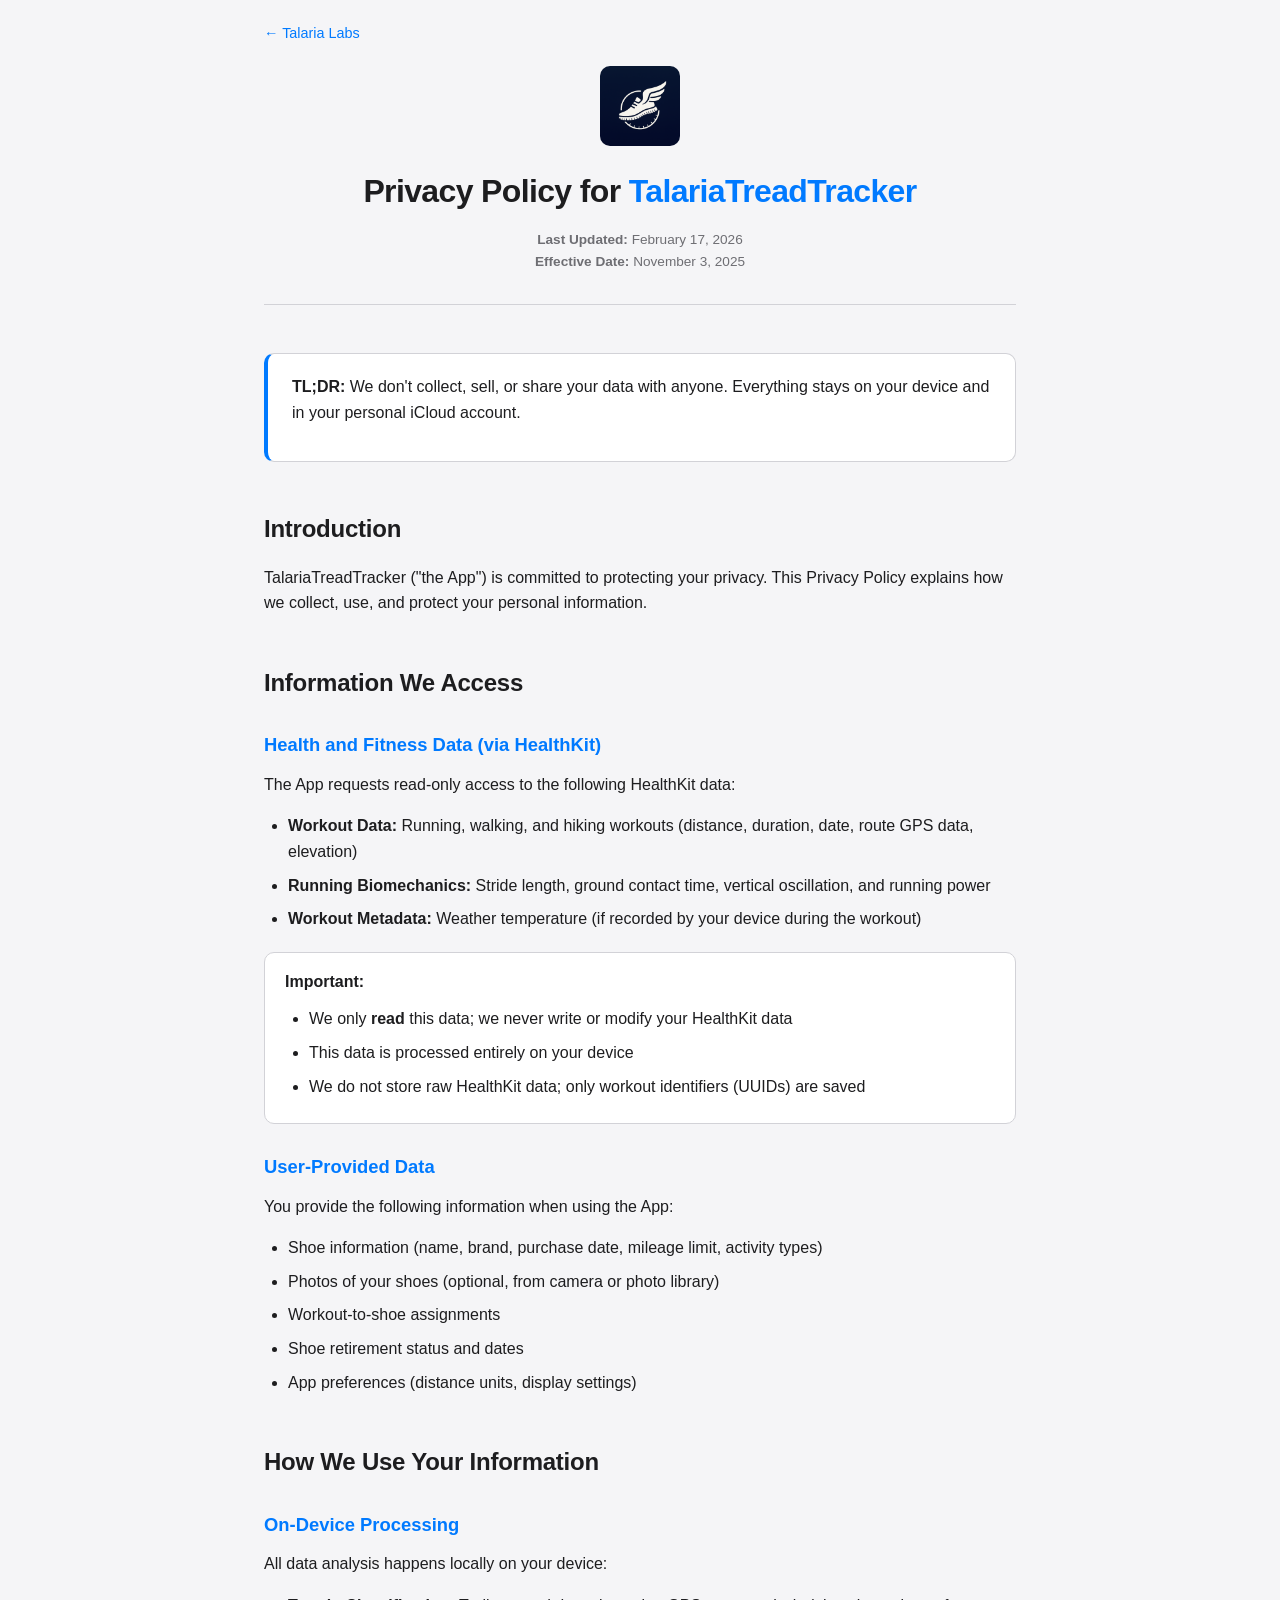
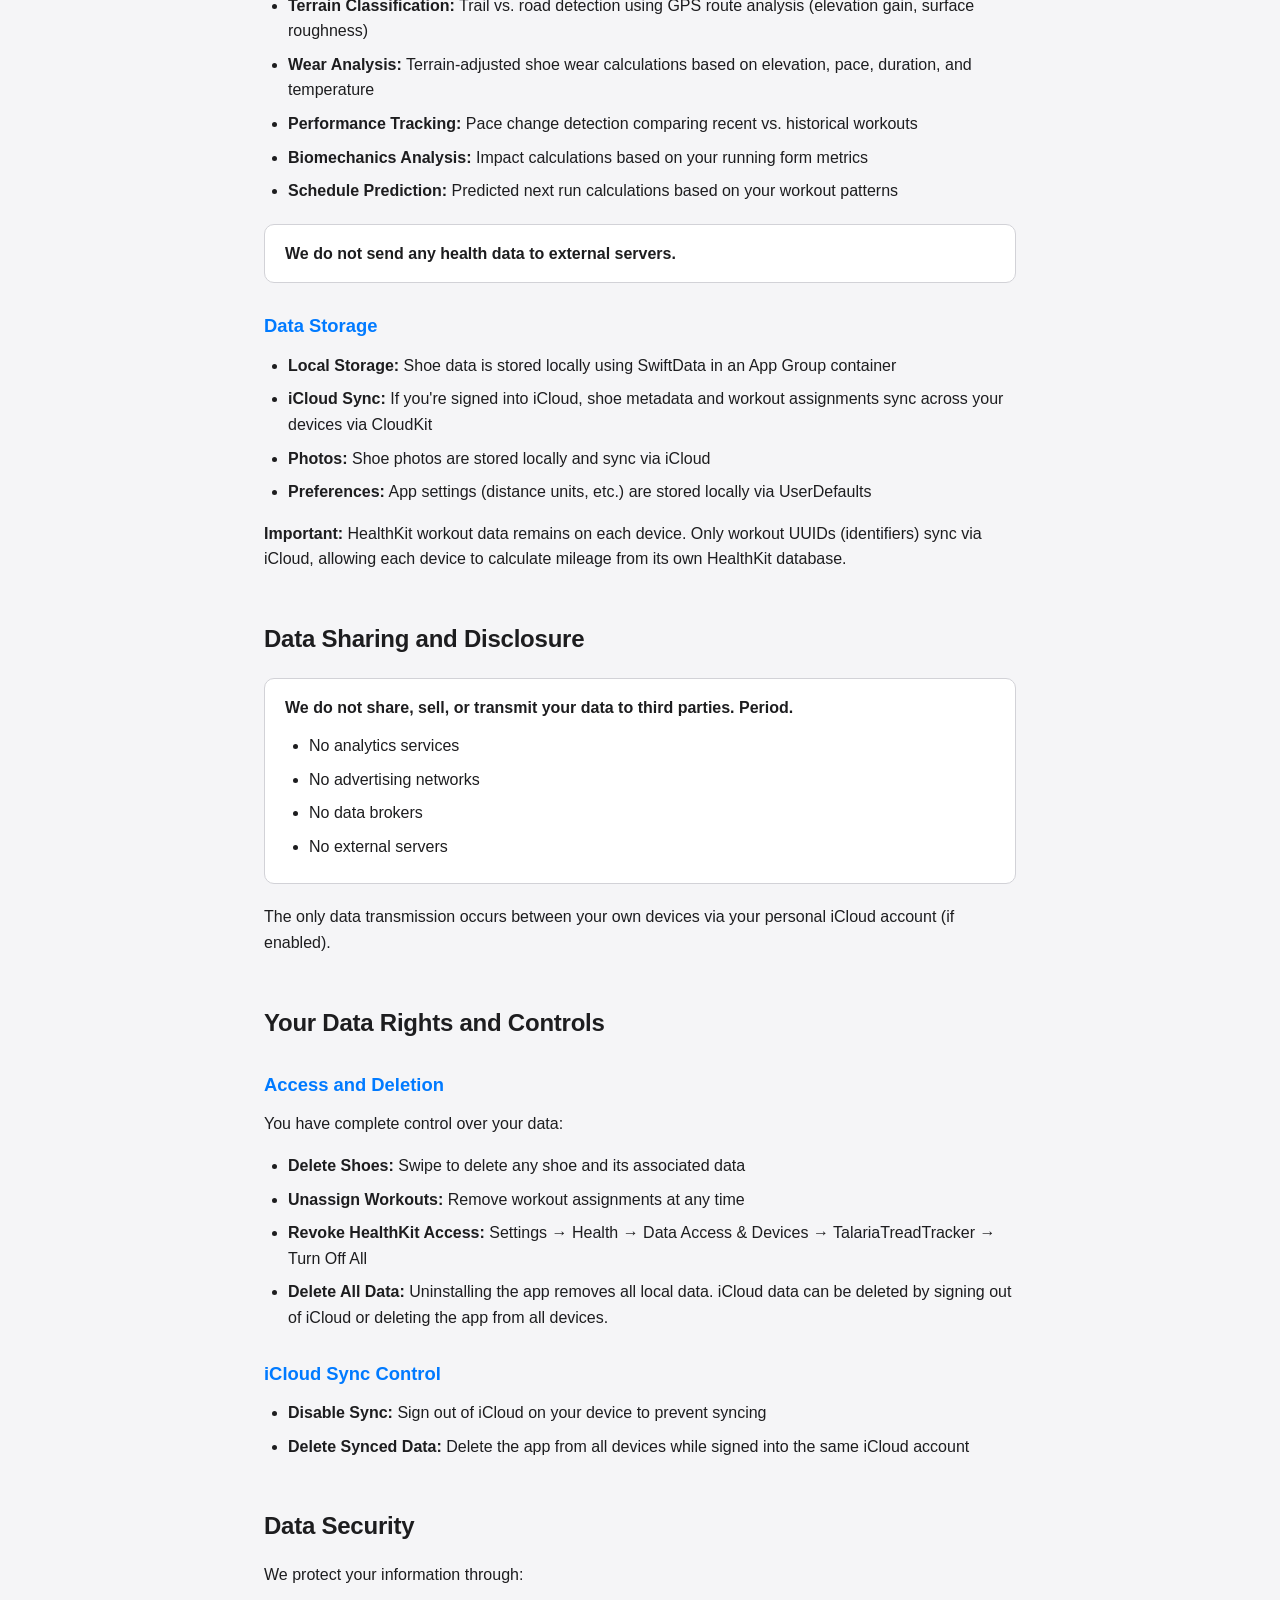
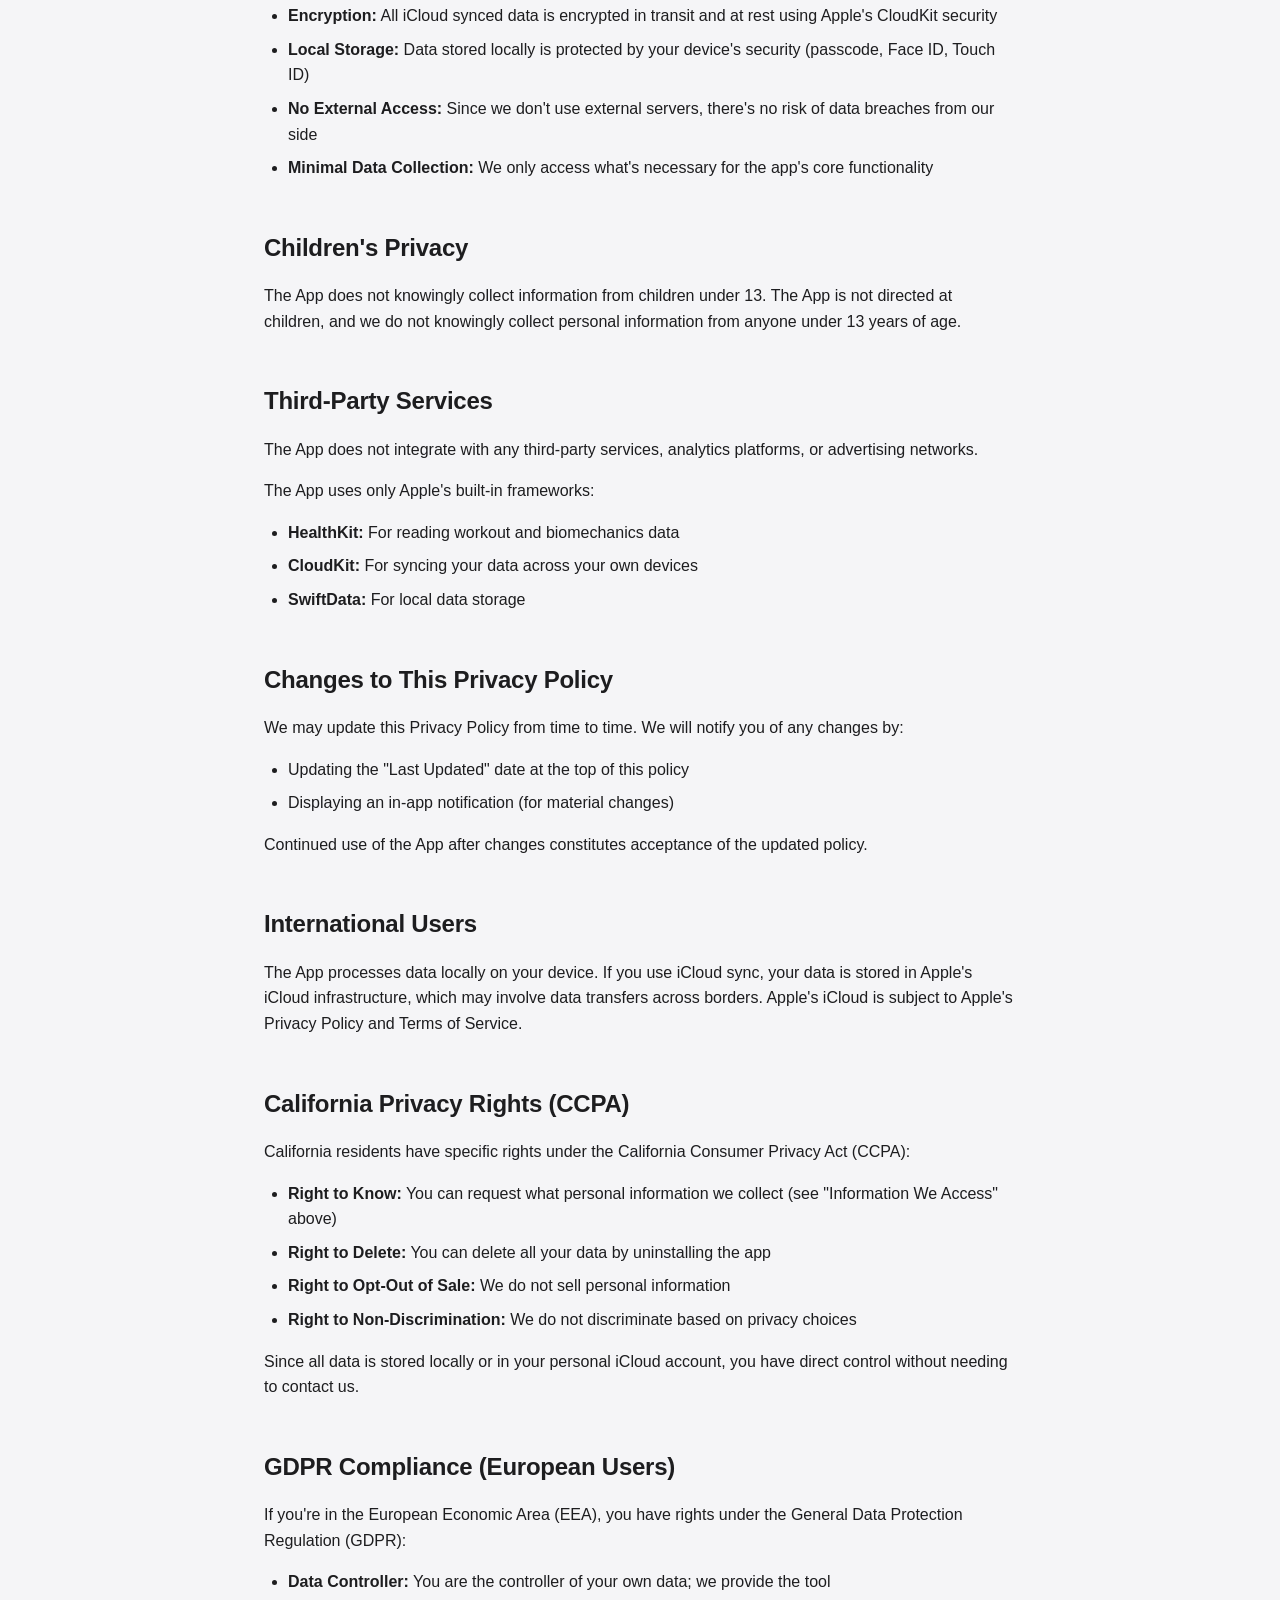
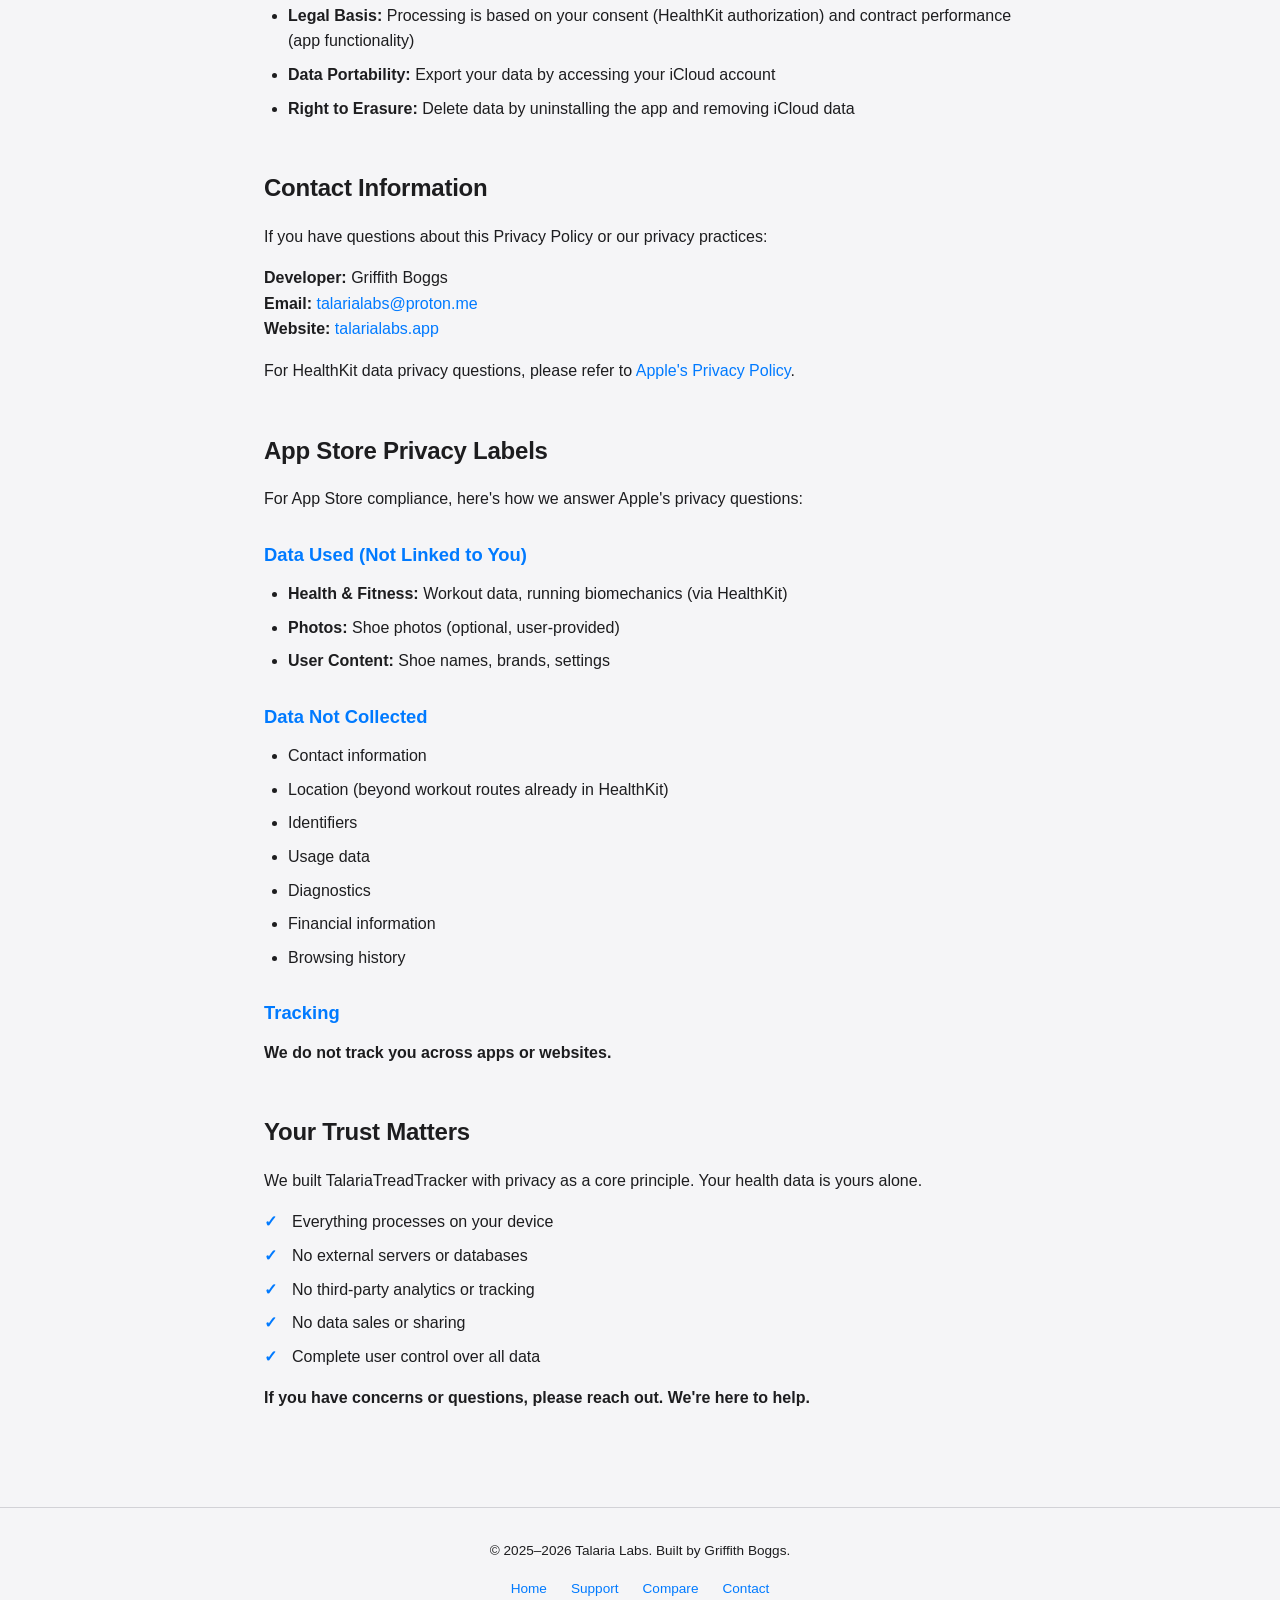
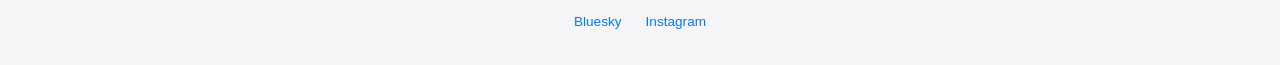
<file: privacy.html>
<!DOCTYPE html>
<html lang="en">
<head>
    <meta charset="UTF-8">
    <meta name="viewport" content="width=device-width, initial-scale=1.0">
    <title>Privacy Policy - TalariaTreadTracker | Talaria Labs</title>
    <meta name="description" content="Privacy policy for TalariaTreadTracker. Your data stays on your device and in your personal iCloud account.">
    <meta name="theme-color" content="#0a1628">
    <link rel="icon" type="image/png" href="app-icon.png">
    <style>
        :root {
            --bg: #0a1628;
            --bg-card: #141e30;
            --text: #f5f5f7;
            --text-secondary: #a1a1a6;
            --accent: #007AFF;
            --accent-hover: #0a84ff;
            --border: #2a3444;
            --radius: 16px;
            --radius-sm: 10px;
        }

        @media (prefers-color-scheme: light) {
            :root {
                --bg: #f5f5f7;
                --bg-card: #ffffff;
                --text: #1d1d1f;
                --text-secondary: #6e6e73;
                --border: #d2d2d7;
            }
        }

        * {
            margin: 0;
            padding: 0;
            box-sizing: border-box;
        }

        body {
            font-family: -apple-system, BlinkMacSystemFont, 'SF Pro Display', 'Segoe UI', Roboto, Oxygen, Ubuntu, Cantarell, sans-serif;
            background: var(--bg);
            color: var(--text);
            line-height: 1.6;
            min-height: 100vh;
            display: flex;
            flex-direction: column;
        }

        /* Navigation */
        nav {
            padding: 20px 24px;
            max-width: 800px;
            margin: 0 auto;
            width: 100%;
        }

        nav a {
            color: var(--accent);
            text-decoration: none;
            font-size: 0.9rem;
            font-weight: 500;
        }

        nav a:hover {
            text-decoration: underline;
        }

        /* Container */
        .container {
            max-width: 800px;
            margin: 0 auto;
            padding: 0 24px 80px;
            flex: 1;
        }

        /* Header */
        header {
            text-align: center;
            margin-bottom: 48px;
            padding-bottom: 32px;
            border-bottom: 1px solid var(--border);
        }

        .app-logo {
            width: 80px;
            height: 80px;
            border-radius: var(--radius-sm);
            margin: 0 auto 20px;
            display: block;
        }

        h1 {
            font-size: 2rem;
            font-weight: 700;
            letter-spacing: -0.02em;
            margin-bottom: 4px;
        }

        .app-name {
            color: var(--accent);
        }

        .date-info {
            color: var(--text-secondary);
            font-size: 0.85rem;
            margin-top: 12px;
        }

        /* TL;DR box */
        .tldr {
            background: var(--bg-card);
            border: 1px solid var(--border);
            border-left: 4px solid var(--accent);
            padding: 20px 24px;
            border-radius: var(--radius-sm);
            margin: 32px 0;
        }

        .tldr strong {
            font-size: 1rem;
        }

        /* Sections */
        h2 {
            font-size: 1.5rem;
            font-weight: 600;
            letter-spacing: -0.01em;
            margin-top: 48px;
            margin-bottom: 16px;
        }

        h3 {
            font-size: 1.15rem;
            font-weight: 600;
            color: var(--accent);
            margin-top: 28px;
            margin-bottom: 12px;
        }

        p {
            margin-bottom: 16px;
            color: var(--text);
        }

        ul {
            margin: 12px 0 16px;
            padding-left: 24px;
        }

        li {
            margin-bottom: 8px;
            color: var(--text);
        }

        li strong {
            color: var(--text);
        }

        /* Highlight box */
        .highlight-box {
            background: var(--bg-card);
            border: 1px solid var(--border);
            padding: 16px 20px;
            border-radius: var(--radius-sm);
            margin: 20px 0;
        }

        .highlight-box p {
            margin-bottom: 8px;
        }

        .highlight-box p:last-child {
            margin-bottom: 0;
        }

        .highlight-box ul {
            margin-bottom: 0;
        }

        /* Checkmark list */
        .checkmark-list {
            list-style: none;
            padding-left: 0;
        }

        .checkmark-list li {
            padding-left: 28px;
            position: relative;
        }

        .checkmark-list li::before {
            content: "\2713";
            position: absolute;
            left: 0;
            color: var(--accent);
            font-weight: 700;
        }

        /* Links */
        a {
            color: var(--accent);
            text-decoration: none;
        }

        a:hover {
            text-decoration: underline;
        }

        /* Footer */
        footer {
            text-align: center;
            padding: 32px 24px;
            border-top: 1px solid var(--border);
            color: var(--text-secondary);
            font-size: 0.85rem;
        }

        footer a {
            color: var(--accent);
        }

        .footer-links {
            display: flex;
            justify-content: center;
            gap: 24px;
            margin-top: 8px;
        }

        /* Responsive */
        @media (max-width: 480px) {
            h1 {
                font-size: 1.6rem;
            }

            h2 {
                font-size: 1.3rem;
            }

            .container {
                padding: 0 20px 60px;
            }

            .app-logo {
                width: 64px;
                height: 64px;
            }
        }
    </style>
</head>
<body>

    <nav>
        <a href="/">&larr; Talaria Labs</a>
    </nav>

    <div class="container">
        <header>
            <img src="app-icon.png" alt="TalariaTreadTracker app icon" class="app-logo">
            <h1>Privacy Policy for <span class="app-name">TalariaTreadTracker</span></h1>
            <div class="date-info">
                <strong>Last Updated:</strong> February 17, 2026<br>
                <strong>Effective Date:</strong> November 3, 2025
            </div>
        </header>

        <section class="tldr">
            <p><strong>TL;DR:</strong> We don't collect, sell, or share your data with anyone. Everything stays on your device and in your personal iCloud account.</p>
        </section>

        <h2>Introduction</h2>
        <p>TalariaTreadTracker ("the App") is committed to protecting your privacy. This Privacy Policy explains how we collect, use, and protect your personal information.</p>

        <h2>Information We Access</h2>

        <h3>Health and Fitness Data (via HealthKit)</h3>
        <p>The App requests read-only access to the following HealthKit data:</p>
        <ul>
            <li><strong>Workout Data:</strong> Running, walking, and hiking workouts (distance, duration, date, route GPS data, elevation)</li>
            <li><strong>Running Biomechanics:</strong> Stride length, ground contact time, vertical oscillation, and running power</li>
            <li><strong>Workout Metadata:</strong> Weather temperature (if recorded by your device during the workout)</li>
        </ul>

        <div class="highlight-box">
            <p><strong>Important:</strong></p>
            <ul>
                <li>We only <strong>read</strong> this data; we never write or modify your HealthKit data</li>
                <li>This data is processed entirely on your device</li>
                <li>We do not store raw HealthKit data; only workout identifiers (UUIDs) are saved</li>
            </ul>
        </div>

        <h3>User-Provided Data</h3>
        <p>You provide the following information when using the App:</p>
        <ul>
            <li>Shoe information (name, brand, purchase date, mileage limit, activity types)</li>
            <li>Photos of your shoes (optional, from camera or photo library)</li>
            <li>Workout-to-shoe assignments</li>
            <li>Shoe retirement status and dates</li>
            <li>App preferences (distance units, display settings)</li>
        </ul>

        <h2>How We Use Your Information</h2>

        <h3>On-Device Processing</h3>
        <p>All data analysis happens locally on your device:</p>
        <ul>
            <li><strong>Terrain Classification:</strong> Trail vs. road detection using GPS route analysis (elevation gain, surface roughness)</li>
            <li><strong>Wear Analysis:</strong> Terrain-adjusted shoe wear calculations based on elevation, pace, duration, and temperature</li>
            <li><strong>Performance Tracking:</strong> Pace change detection comparing recent vs. historical workouts</li>
            <li><strong>Biomechanics Analysis:</strong> Impact calculations based on your running form metrics</li>
            <li><strong>Schedule Prediction:</strong> Predicted next run calculations based on your workout patterns</li>
        </ul>

        <div class="highlight-box">
            <p><strong>We do not send any health data to external servers.</strong></p>
        </div>

        <h3>Data Storage</h3>
        <ul>
            <li><strong>Local Storage:</strong> Shoe data is stored locally using SwiftData in an App Group container</li>
            <li><strong>iCloud Sync:</strong> If you're signed into iCloud, shoe metadata and workout assignments sync across your devices via CloudKit</li>
            <li><strong>Photos:</strong> Shoe photos are stored locally and sync via iCloud</li>
            <li><strong>Preferences:</strong> App settings (distance units, etc.) are stored locally via UserDefaults</li>
        </ul>

        <p><strong>Important:</strong> HealthKit workout data remains on each device. Only workout UUIDs (identifiers) sync via iCloud, allowing each device to calculate mileage from its own HealthKit database.</p>

        <h2>Data Sharing and Disclosure</h2>
        <div class="highlight-box">
            <p><strong>We do not share, sell, or transmit your data to third parties. Period.</strong></p>
            <ul>
                <li>No analytics services</li>
                <li>No advertising networks</li>
                <li>No data brokers</li>
                <li>No external servers</li>
            </ul>
        </div>
        <p>The only data transmission occurs between your own devices via your personal iCloud account (if enabled).</p>

        <h2>Your Data Rights and Controls</h2>

        <h3>Access and Deletion</h3>
        <p>You have complete control over your data:</p>
        <ul>
            <li><strong>Delete Shoes:</strong> Swipe to delete any shoe and its associated data</li>
            <li><strong>Unassign Workouts:</strong> Remove workout assignments at any time</li>
            <li><strong>Revoke HealthKit Access:</strong> Settings &rarr; Health &rarr; Data Access &amp; Devices &rarr; TalariaTreadTracker &rarr; Turn Off All</li>
            <li><strong>Delete All Data:</strong> Uninstalling the app removes all local data. iCloud data can be deleted by signing out of iCloud or deleting the app from all devices.</li>
        </ul>

        <h3>iCloud Sync Control</h3>
        <ul>
            <li><strong>Disable Sync:</strong> Sign out of iCloud on your device to prevent syncing</li>
            <li><strong>Delete Synced Data:</strong> Delete the app from all devices while signed into the same iCloud account</li>
        </ul>

        <h2>Data Security</h2>
        <p>We protect your information through:</p>
        <ul>
            <li><strong>Encryption:</strong> All iCloud synced data is encrypted in transit and at rest using Apple's CloudKit security</li>
            <li><strong>Local Storage:</strong> Data stored locally is protected by your device's security (passcode, Face ID, Touch ID)</li>
            <li><strong>No External Access:</strong> Since we don't use external servers, there's no risk of data breaches from our side</li>
            <li><strong>Minimal Data Collection:</strong> We only access what's necessary for the app's core functionality</li>
        </ul>

        <h2>Children's Privacy</h2>
        <p>The App does not knowingly collect information from children under 13. The App is not directed at children, and we do not knowingly collect personal information from anyone under 13 years of age.</p>

        <h2>Third-Party Services</h2>
        <p>The App does not integrate with any third-party services, analytics platforms, or advertising networks.</p>
        <p>The App uses only Apple's built-in frameworks:</p>
        <ul>
            <li><strong>HealthKit:</strong> For reading workout and biomechanics data</li>
            <li><strong>CloudKit:</strong> For syncing your data across your own devices</li>
            <li><strong>SwiftData:</strong> For local data storage</li>
        </ul>

        <h2>Changes to This Privacy Policy</h2>
        <p>We may update this Privacy Policy from time to time. We will notify you of any changes by:</p>
        <ul>
            <li>Updating the "Last Updated" date at the top of this policy</li>
            <li>Displaying an in-app notification (for material changes)</li>
        </ul>
        <p>Continued use of the App after changes constitutes acceptance of the updated policy.</p>

        <h2>International Users</h2>
        <p>The App processes data locally on your device. If you use iCloud sync, your data is stored in Apple's iCloud infrastructure, which may involve data transfers across borders. Apple's iCloud is subject to Apple's Privacy Policy and Terms of Service.</p>

        <h2>California Privacy Rights (CCPA)</h2>
        <p>California residents have specific rights under the California Consumer Privacy Act (CCPA):</p>
        <ul>
            <li><strong>Right to Know:</strong> You can request what personal information we collect (see "Information We Access" above)</li>
            <li><strong>Right to Delete:</strong> You can delete all your data by uninstalling the app</li>
            <li><strong>Right to Opt-Out of Sale:</strong> We do not sell personal information</li>
            <li><strong>Right to Non-Discrimination:</strong> We do not discriminate based on privacy choices</li>
        </ul>
        <p>Since all data is stored locally or in your personal iCloud account, you have direct control without needing to contact us.</p>

        <h2>GDPR Compliance (European Users)</h2>
        <p>If you're in the European Economic Area (EEA), you have rights under the General Data Protection Regulation (GDPR):</p>
        <ul>
            <li><strong>Data Controller:</strong> You are the controller of your own data; we provide the tool</li>
            <li><strong>Legal Basis:</strong> Processing is based on your consent (HealthKit authorization) and contract performance (app functionality)</li>
            <li><strong>Data Portability:</strong> Export your data by accessing your iCloud account</li>
            <li><strong>Right to Erasure:</strong> Delete data by uninstalling the app and removing iCloud data</li>
        </ul>

        <h2>Contact Information</h2>
        <p>If you have questions about this Privacy Policy or our privacy practices:</p>
        <p>
            <strong>Developer:</strong> Griffith Boggs<br>
            <strong>Email:</strong> <a href="mailto:talarialabs@proton.me">talarialabs@proton.me</a><br>
            <strong>Website:</strong> <a href="https://talarialabs.app">talarialabs.app</a>
        </p>
        <p>For HealthKit data privacy questions, please refer to <a href="https://www.apple.com/legal/privacy/" target="_blank" rel="noopener">Apple's Privacy Policy</a>.</p>

        <h2>App Store Privacy Labels</h2>
        <p>For App Store compliance, here's how we answer Apple's privacy questions:</p>

        <h3>Data Used (Not Linked to You)</h3>
        <ul>
            <li><strong>Health &amp; Fitness:</strong> Workout data, running biomechanics (via HealthKit)</li>
            <li><strong>Photos:</strong> Shoe photos (optional, user-provided)</li>
            <li><strong>User Content:</strong> Shoe names, brands, settings</li>
        </ul>

        <h3>Data Not Collected</h3>
        <ul>
            <li>Contact information</li>
            <li>Location (beyond workout routes already in HealthKit)</li>
            <li>Identifiers</li>
            <li>Usage data</li>
            <li>Diagnostics</li>
            <li>Financial information</li>
            <li>Browsing history</li>
        </ul>

        <h3>Tracking</h3>
        <p><strong>We do not track you across apps or websites.</strong></p>

        <h2>Your Trust Matters</h2>
        <p>We built TalariaTreadTracker with privacy as a core principle. Your health data is yours alone.</p>
        <ul class="checkmark-list">
            <li>Everything processes on your device</li>
            <li>No external servers or databases</li>
            <li>No third-party analytics or tracking</li>
            <li>No data sales or sharing</li>
            <li>Complete user control over all data</li>
        </ul>
        <p><strong>If you have concerns or questions, please reach out. We're here to help.</strong></p>
    </div>

    <footer>
        <p>&copy; 2025&ndash;2026 Talaria Labs. Built by Griffith Boggs.</p>
        <div class="footer-links">
            <a href="/">Home</a>
            <a href="support.html">Support</a>
            <a href="compare.html">Compare</a>
            <a href="mailto:talarialabs@proton.me">Contact</a>
        </div>
        <div class="footer-links" style="margin-top: 12px;">
            <a href="https://bsky.app/profile/talarialabs.bsky.social" target="_blank" rel="noopener">Bluesky</a>
            <a href="https://instagram.com/talaria.labs" target="_blank" rel="noopener">Instagram</a>
        </div>
    </footer>

</body>
</html>
</file>
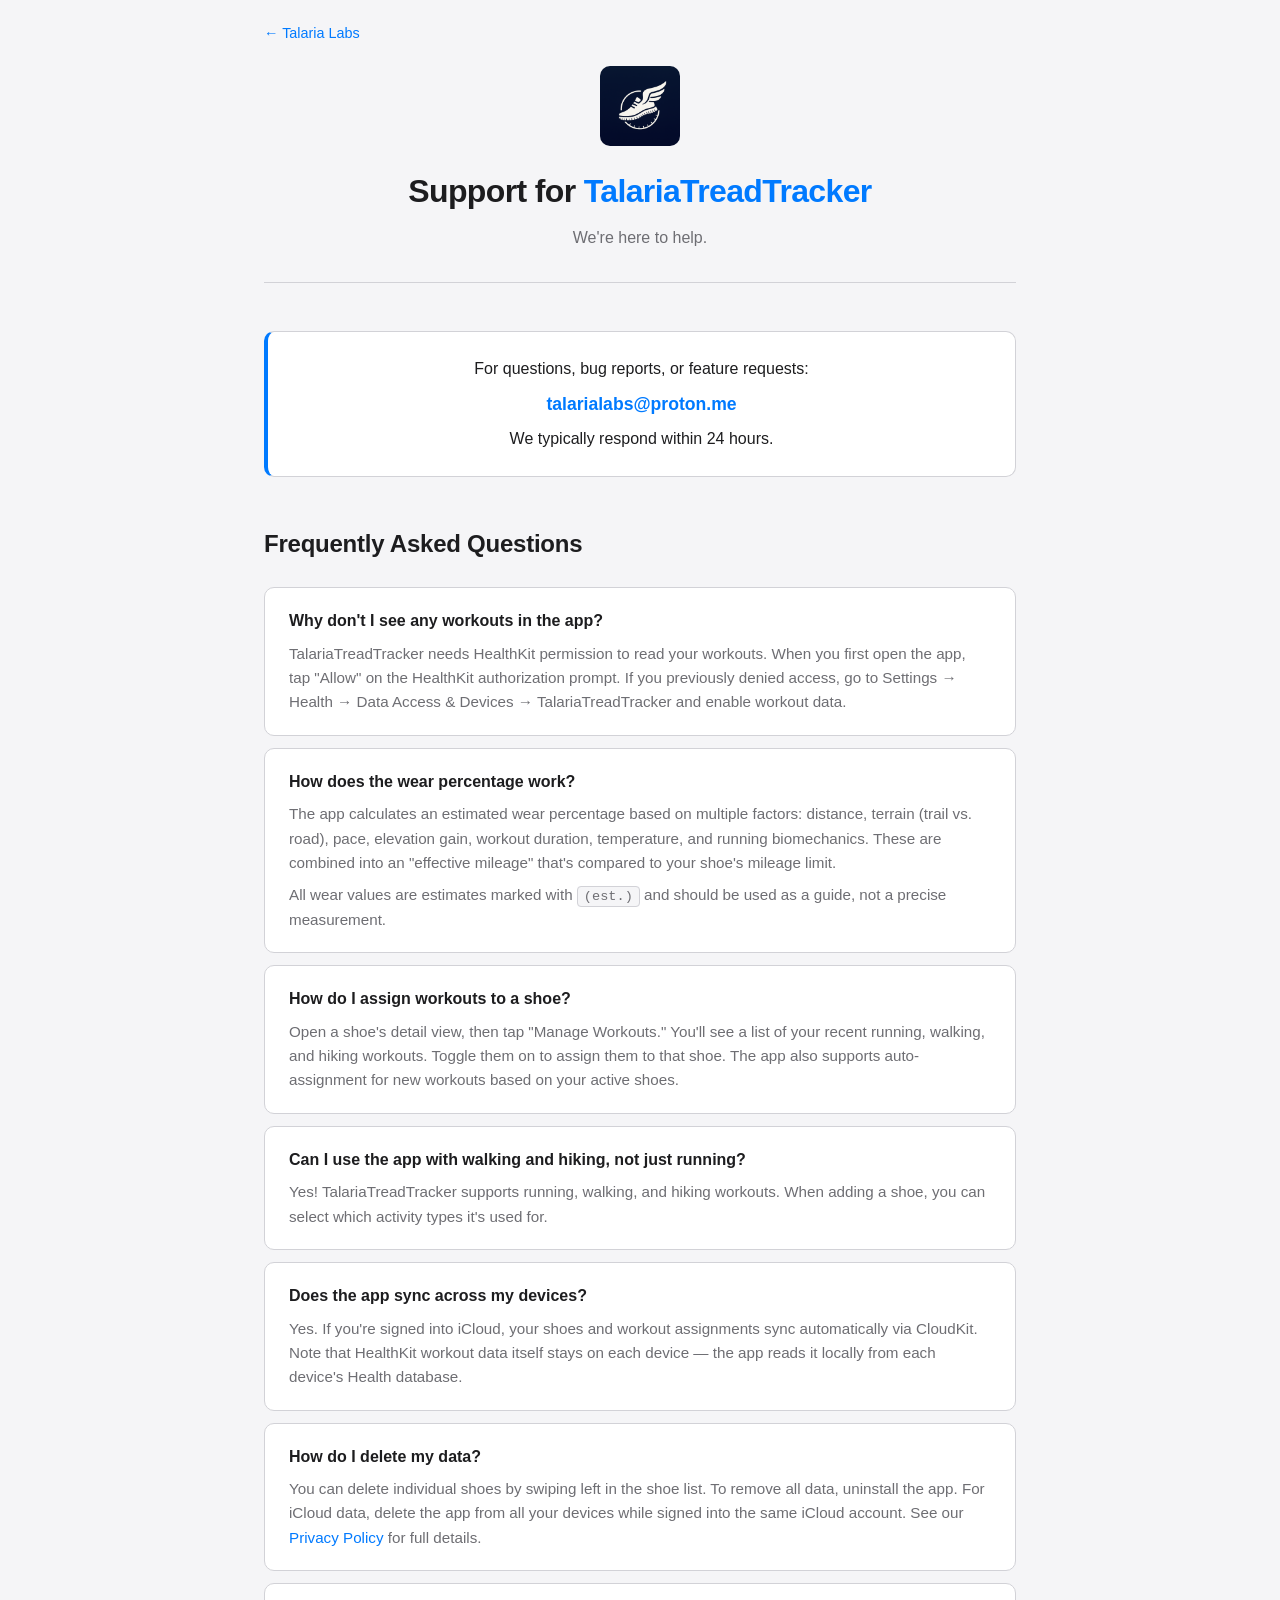
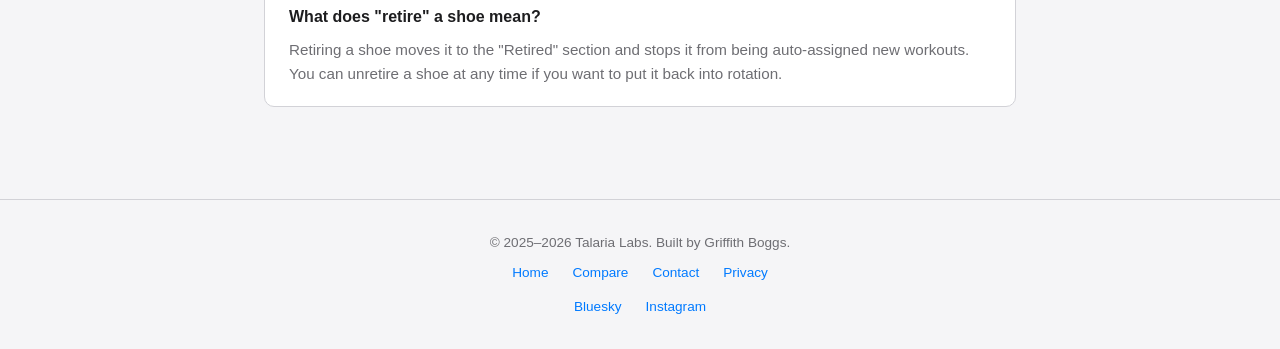
<file: support.html>
<!DOCTYPE html>
<html lang="en">
<head>
    <meta charset="UTF-8">
    <meta name="viewport" content="width=device-width, initial-scale=1.0">
    <title>Support - TalariaTreadTracker | Talaria Labs</title>
    <meta name="description" content="Get help with TalariaTreadTracker. Contact support, find answers to common questions.">
    <meta name="theme-color" content="#0a1628">
    <link rel="icon" type="image/png" href="app-icon.png">
    <style>
        :root {
            --bg: #0a1628;
            --bg-card: #141e30;
            --text: #f5f5f7;
            --text-secondary: #a1a1a6;
            --accent: #007AFF;
            --accent-hover: #0a84ff;
            --border: #2a3444;
            --radius: 16px;
            --radius-sm: 10px;
        }

        @media (prefers-color-scheme: light) {
            :root {
                --bg: #f5f5f7;
                --bg-card: #ffffff;
                --text: #1d1d1f;
                --text-secondary: #6e6e73;
                --border: #d2d2d7;
            }
        }

        * {
            margin: 0;
            padding: 0;
            box-sizing: border-box;
        }

        body {
            font-family: -apple-system, BlinkMacSystemFont, 'SF Pro Display', 'Segoe UI', Roboto, Oxygen, Ubuntu, Cantarell, sans-serif;
            background: var(--bg);
            color: var(--text);
            line-height: 1.6;
            min-height: 100vh;
            display: flex;
            flex-direction: column;
        }

        nav {
            padding: 20px 24px;
            max-width: 800px;
            margin: 0 auto;
            width: 100%;
        }

        nav a {
            color: var(--accent);
            text-decoration: none;
            font-size: 0.9rem;
            font-weight: 500;
        }

        nav a:hover {
            text-decoration: underline;
        }

        .container {
            max-width: 800px;
            margin: 0 auto;
            padding: 0 24px 80px;
            flex: 1;
        }

        header {
            text-align: center;
            margin-bottom: 48px;
            padding-bottom: 32px;
            border-bottom: 1px solid var(--border);
        }

        .app-logo {
            width: 80px;
            height: 80px;
            border-radius: var(--radius-sm);
            margin: 0 auto 20px;
            display: block;
        }

        h1 {
            font-size: 2rem;
            font-weight: 700;
            letter-spacing: -0.02em;
            margin-bottom: 4px;
        }

        .app-name {
            color: var(--accent);
        }

        .subtitle {
            color: var(--text-secondary);
            font-size: 1rem;
            margin-top: 8px;
        }

        /* Contact card */
        .contact-card {
            background: var(--bg-card);
            border: 1px solid var(--border);
            border-left: 4px solid var(--accent);
            padding: 24px;
            border-radius: var(--radius-sm);
            margin-bottom: 48px;
            text-align: center;
        }

        .contact-card p {
            margin-bottom: 8px;
            color: var(--text);
        }

        .contact-card p:last-child {
            margin-bottom: 0;
        }

        .contact-email {
            font-size: 1.1rem;
            font-weight: 600;
        }

        /* FAQ */
        h2 {
            font-size: 1.5rem;
            font-weight: 600;
            letter-spacing: -0.01em;
            margin-bottom: 24px;
        }

        .faq-item {
            background: var(--bg-card);
            border: 1px solid var(--border);
            border-radius: var(--radius-sm);
            padding: 20px 24px;
            margin-bottom: 12px;
        }

        .faq-item h3 {
            font-size: 1rem;
            font-weight: 600;
            margin-bottom: 8px;
            color: var(--text);
        }

        .faq-item p {
            font-size: 0.95rem;
            color: var(--text-secondary);
            margin: 0;
        }

        .faq-item p + p {
            margin-top: 8px;
        }

        .faq-item code {
            font-size: 0.85rem;
            background: var(--bg);
            padding: 2px 6px;
            border-radius: 4px;
            border: 1px solid var(--border);
        }

        a {
            color: var(--accent);
            text-decoration: none;
        }

        a:hover {
            text-decoration: underline;
        }

        footer {
            text-align: center;
            padding: 32px 24px;
            border-top: 1px solid var(--border);
            color: var(--text-secondary);
            font-size: 0.85rem;
        }

        footer a {
            color: var(--accent);
        }

        .footer-links {
            display: flex;
            justify-content: center;
            gap: 24px;
            margin-top: 8px;
        }

        @media (max-width: 480px) {
            h1 {
                font-size: 1.6rem;
            }

            .container {
                padding: 0 20px 60px;
            }

            .app-logo {
                width: 64px;
                height: 64px;
            }

            .faq-item {
                padding: 16px 20px;
            }
        }
    </style>
</head>
<body>

    <nav>
        <a href="/">&larr; Talaria Labs</a>
    </nav>

    <div class="container">
        <header>
            <img src="app-icon.png" alt="TalariaTreadTracker app icon" class="app-logo">
            <h1>Support for <span class="app-name">TalariaTreadTracker</span></h1>
            <p class="subtitle">We're here to help.</p>
        </header>

        <div class="contact-card">
            <p>For questions, bug reports, or feature requests:</p>
            <p class="contact-email"><a href="mailto:talarialabs@proton.me">talarialabs@proton.me</a></p>
            <p>We typically respond within 24 hours.</p>
        </div>

        <h2>Frequently Asked Questions</h2>

        <div class="faq-item">
            <h3>Why don't I see any workouts in the app?</h3>
            <p>TalariaTreadTracker needs HealthKit permission to read your workouts. When you first open the app, tap "Allow" on the HealthKit authorization prompt. If you previously denied access, go to Settings &rarr; Health &rarr; Data Access &amp; Devices &rarr; TalariaTreadTracker and enable workout data.</p>
        </div>

        <div class="faq-item">
            <h3>How does the wear percentage work?</h3>
            <p>The app calculates an estimated wear percentage based on multiple factors: distance, terrain (trail vs. road), pace, elevation gain, workout duration, temperature, and running biomechanics. These are combined into an "effective mileage" that's compared to your shoe's mileage limit.</p>
            <p>All wear values are estimates marked with <code>(est.)</code> and should be used as a guide, not a precise measurement.</p>
        </div>

        <div class="faq-item">
            <h3>How do I assign workouts to a shoe?</h3>
            <p>Open a shoe's detail view, then tap "Manage Workouts." You'll see a list of your recent running, walking, and hiking workouts. Toggle them on to assign them to that shoe. The app also supports auto-assignment for new workouts based on your active shoes.</p>
        </div>

        <div class="faq-item">
            <h3>Can I use the app with walking and hiking, not just running?</h3>
            <p>Yes! TalariaTreadTracker supports running, walking, and hiking workouts. When adding a shoe, you can select which activity types it's used for.</p>
        </div>

        <div class="faq-item">
            <h3>Does the app sync across my devices?</h3>
            <p>Yes. If you're signed into iCloud, your shoes and workout assignments sync automatically via CloudKit. Note that HealthKit workout data itself stays on each device — the app reads it locally from each device's Health database.</p>
        </div>

        <div class="faq-item">
            <h3>How do I delete my data?</h3>
            <p>You can delete individual shoes by swiping left in the shoe list. To remove all data, uninstall the app. For iCloud data, delete the app from all your devices while signed into the same iCloud account. See our <a href="privacy.html">Privacy Policy</a> for full details.</p>
        </div>

        <div class="faq-item">
            <h3>What does "retire" a shoe mean?</h3>
            <p>Retiring a shoe moves it to the "Retired" section and stops it from being auto-assigned new workouts. You can unretire a shoe at any time if you want to put it back into rotation.</p>
        </div>
    </div>

    <footer>
        <p>&copy; 2025&ndash;2026 Talaria Labs. Built by Griffith Boggs.</p>
        <div class="footer-links">
            <a href="/">Home</a>
            <a href="compare.html">Compare</a>
            <a href="mailto:talarialabs@proton.me">Contact</a>
            <a href="privacy.html">Privacy</a>
        </div>
        <div class="footer-links" style="margin-top: 12px;">
            <a href="https://bsky.app/profile/talarialabs.bsky.social" target="_blank" rel="noopener">Bluesky</a>
            <a href="https://instagram.com/talaria.labs" target="_blank" rel="noopener">Instagram</a>
        </div>
    </footer>

</body>
</html>
</file>
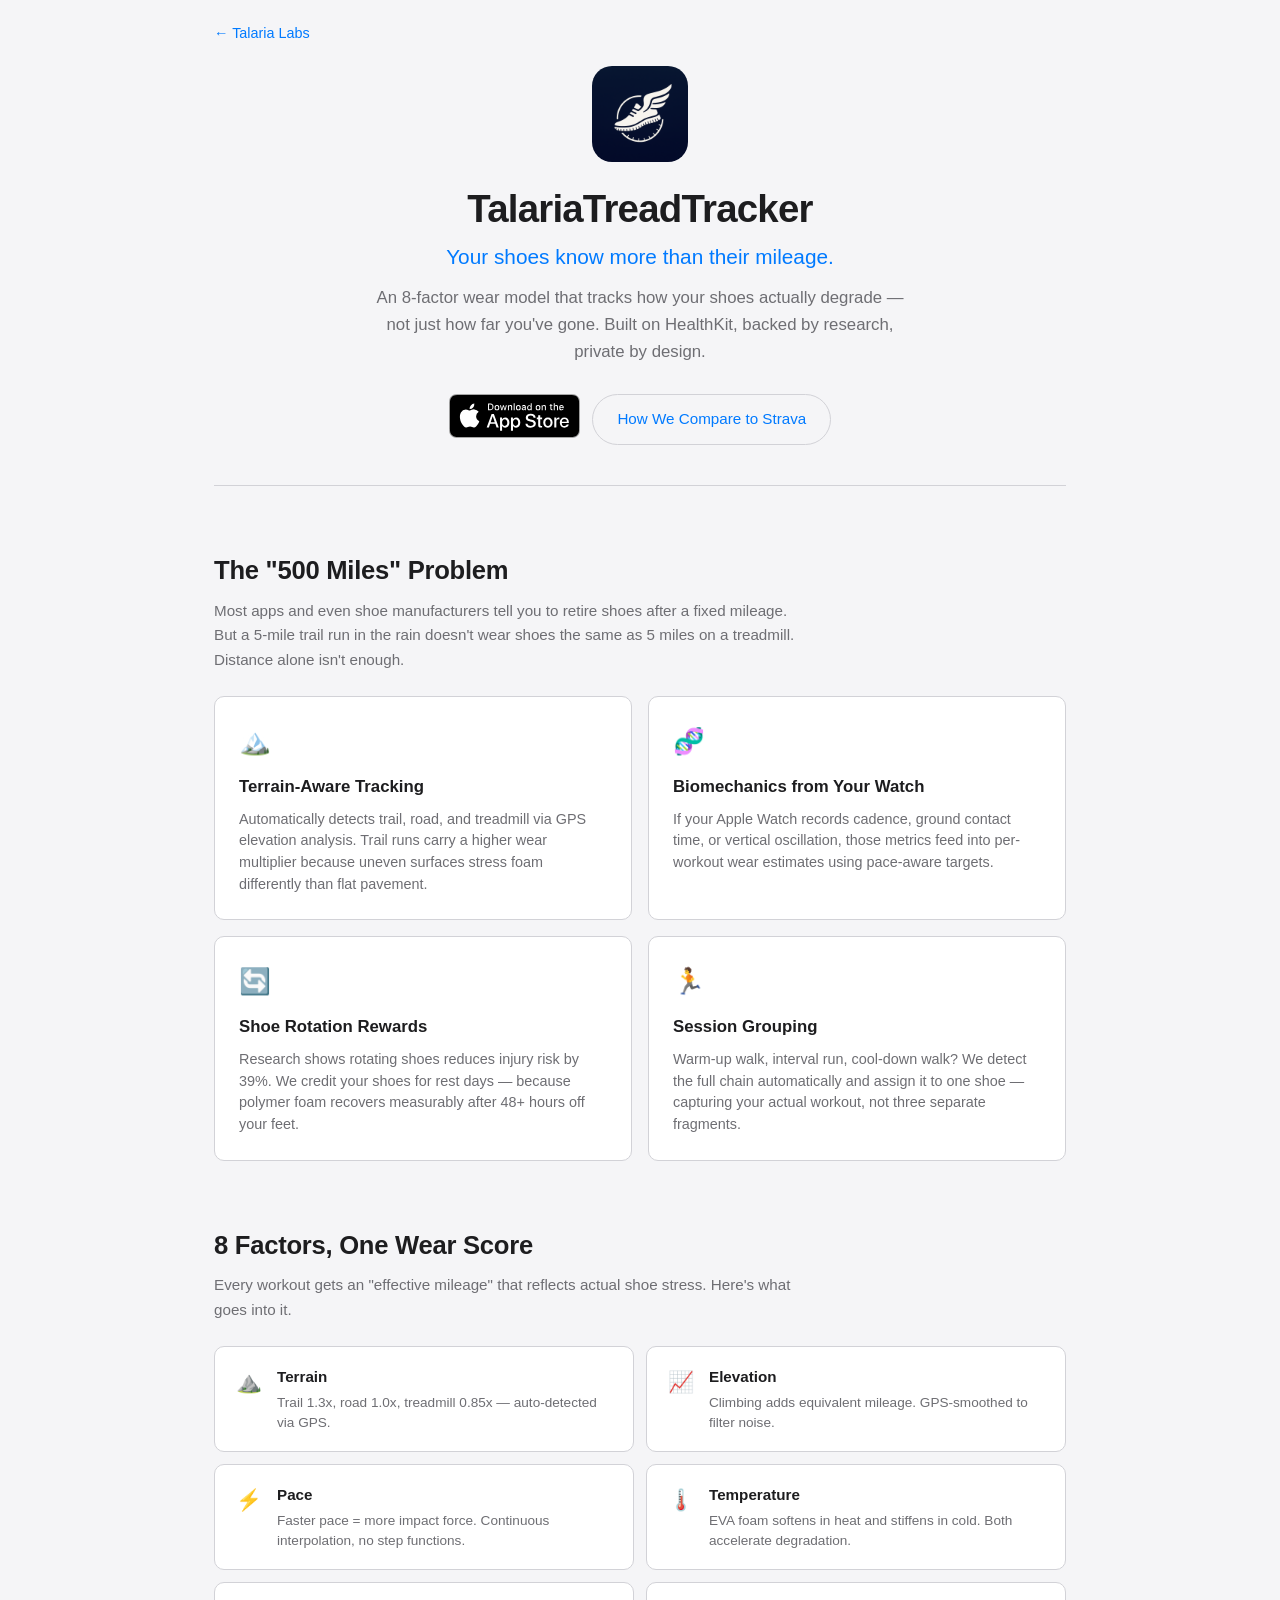
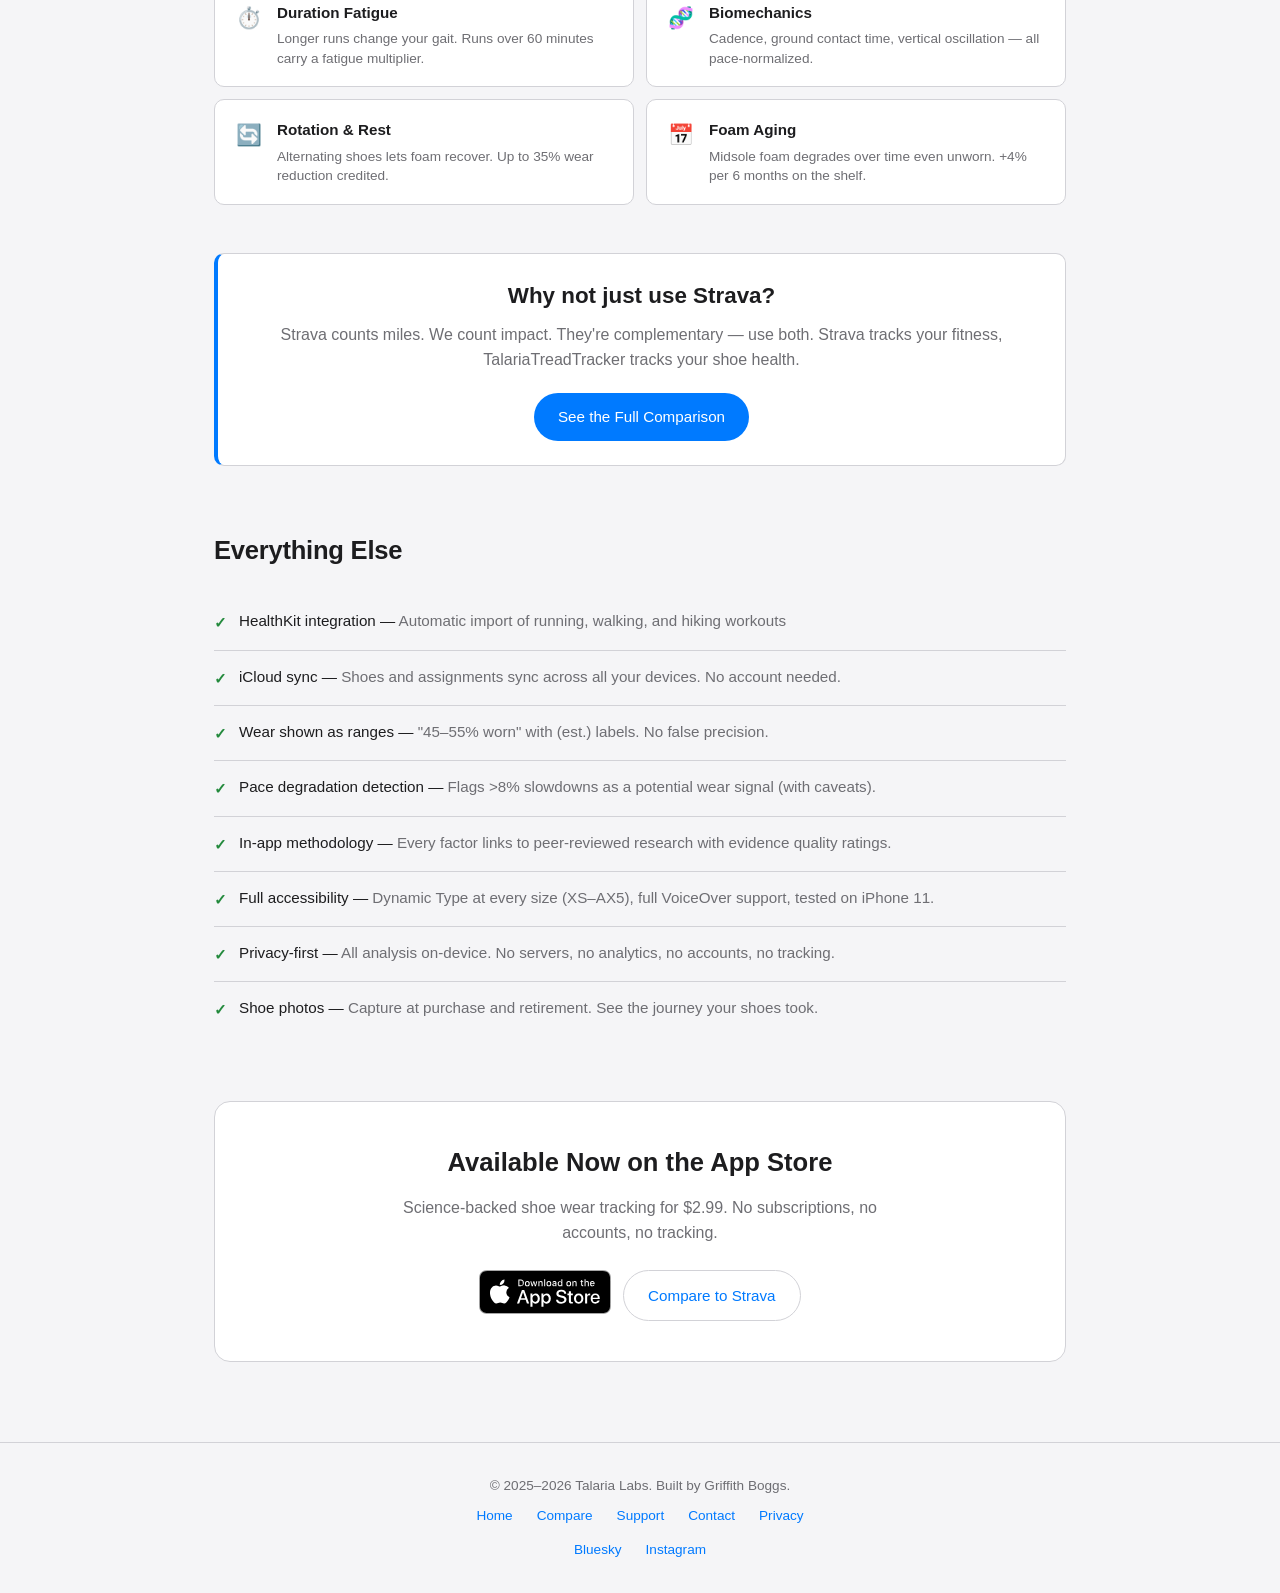
<file: treadtracker.html>
<!DOCTYPE html>
<html lang="en">
<head>
    <meta charset="UTF-8">
    <meta name="viewport" content="width=device-width, initial-scale=1.0">
    <title>TalariaTreadTracker - Science-Backed Shoe Wear Tracking | Talaria Labs</title>
    <meta name="description" content="TalariaTreadTracker goes beyond simple mileage with an 8-factor wear model. Terrain, biomechanics, pace, rotation &mdash; all from your Apple Watch and HealthKit.">
    <meta name="theme-color" content="#0a1628">
    <link rel="icon" type="image/png" href="app-icon.png">
    <style>
        :root {
            --bg: #0a1628;
            --bg-card: #141e30;
            --bg-card-hover: #1a2740;
            --text: #f5f5f7;
            --text-secondary: #a1a1a6;
            --accent: #007AFF;
            --accent-hover: #0a84ff;
            --border: #2a3444;
            --radius: 16px;
            --radius-sm: 10px;
            --green: #30d158;
        }

        @media (prefers-color-scheme: light) {
            :root {
                --bg: #f5f5f7;
                --bg-card: #ffffff;
                --bg-card-hover: #fafafa;
                --text: #1d1d1f;
                --text-secondary: #6e6e73;
                --border: #d2d2d7;
                --green: #248a3d;
            }
        }

        * {
            margin: 0;
            padding: 0;
            box-sizing: border-box;
        }

        body {
            font-family: -apple-system, BlinkMacSystemFont, 'SF Pro Display', 'Segoe UI', Roboto, Oxygen, Ubuntu, Cantarell, sans-serif;
            background: var(--bg);
            color: var(--text);
            line-height: 1.6;
            min-height: 100vh;
            display: flex;
            flex-direction: column;
        }

        nav {
            padding: 20px 24px;
            max-width: 900px;
            margin: 0 auto;
            width: 100%;
        }

        nav a {
            color: var(--accent);
            text-decoration: none;
            font-size: 0.9rem;
            font-weight: 500;
        }

        nav a:hover {
            text-decoration: underline;
        }

        .container {
            max-width: 900px;
            margin: 0 auto;
            padding: 0 24px 80px;
            flex: 1;
        }

        /* Hero */
        .hero {
            text-align: center;
            margin-bottom: 56px;
            padding-bottom: 40px;
            border-bottom: 1px solid var(--border);
        }

        .hero-icon {
            width: 96px;
            height: 96px;
            border-radius: 20px;
            margin: 0 auto 24px;
            display: block;
        }

        .hero h1 {
            font-size: 2.4rem;
            font-weight: 700;
            letter-spacing: -0.02em;
            margin-bottom: 8px;
            line-height: 1.2;
        }

        .hero .tagline {
            font-size: 1.3rem;
            color: var(--accent);
            font-weight: 500;
            margin-bottom: 12px;
        }

        .hero .subtitle {
            font-size: 1.05rem;
            color: var(--text-secondary);
            max-width: 540px;
            margin: 0 auto 28px;
        }

        .hero-actions {
            display: flex;
            justify-content: center;
            gap: 12px;
            flex-wrap: wrap;
        }

        .btn {
            display: inline-flex;
            align-items: center;
            gap: 8px;
            padding: 12px 24px;
            border-radius: 980px;
            font-size: 0.95rem;
            font-weight: 500;
            text-decoration: none;
            transition: all 0.2s ease;
        }

        .btn-primary {
            background: var(--accent);
            color: #fff;
        }

        .btn-primary:hover {
            background: var(--accent-hover);
        }

        .btn-secondary {
            background: transparent;
            color: var(--accent);
            border: 1px solid var(--border);
        }

        .btn-secondary:hover {
            border-color: var(--accent);
        }

        /* Section headers */
        .section-header {
            margin-bottom: 24px;
            margin-top: 64px;
        }

        .section-header h2 {
            font-size: 1.6rem;
            font-weight: 600;
            letter-spacing: -0.01em;
            margin-bottom: 8px;
        }

        .section-header p {
            color: var(--text-secondary);
            font-size: 0.95rem;
            max-width: 600px;
        }

        /* Feature grid */
        .feature-grid {
            display: grid;
            grid-template-columns: 1fr;
            gap: 16px;
            margin-bottom: 48px;
        }

        @media (min-width: 640px) {
            .feature-grid {
                grid-template-columns: 1fr 1fr;
            }
        }

        .feature-card {
            background: var(--bg-card);
            border: 1px solid var(--border);
            border-radius: var(--radius-sm);
            padding: 24px;
        }

        .feature-card .card-icon {
            font-size: 1.6rem;
            margin-bottom: 12px;
        }

        .feature-card h3 {
            font-size: 1.05rem;
            font-weight: 600;
            margin-bottom: 8px;
        }

        .feature-card p {
            font-size: 0.9rem;
            color: var(--text-secondary);
            line-height: 1.5;
        }

        /* Wear factors list */
        .factors-grid {
            display: grid;
            grid-template-columns: 1fr;
            gap: 12px;
            margin-bottom: 48px;
        }

        @media (min-width: 640px) {
            .factors-grid {
                grid-template-columns: 1fr 1fr;
            }
        }

        .factor-item {
            display: flex;
            align-items: flex-start;
            gap: 14px;
            background: var(--bg-card);
            border: 1px solid var(--border);
            border-radius: var(--radius-sm);
            padding: 18px 20px;
        }

        .factor-icon {
            font-size: 1.3rem;
            flex-shrink: 0;
            width: 28px;
            text-align: center;
        }

        .factor-text h4 {
            font-size: 0.95rem;
            font-weight: 600;
            margin-bottom: 4px;
        }

        .factor-text p {
            font-size: 0.85rem;
            color: var(--text-secondary);
            line-height: 1.45;
        }

        /* Callout */
        .callout {
            background: var(--bg-card);
            border: 1px solid var(--border);
            border-left: 4px solid var(--accent);
            border-radius: var(--radius-sm);
            padding: 24px 28px;
            margin: 48px 0;
            text-align: center;
        }

        .callout h2 {
            font-size: 1.4rem;
            font-weight: 600;
            margin-bottom: 8px;
        }

        .callout p {
            color: var(--text-secondary);
            font-size: 1rem;
            margin-bottom: 20px;
        }

        /* Details list */
        .details-list {
            list-style: none;
            margin-bottom: 48px;
        }

        .details-list li {
            display: flex;
            align-items: flex-start;
            gap: 12px;
            padding: 14px 0;
            border-bottom: 1px solid var(--border);
            font-size: 0.95rem;
        }

        .details-list li:last-child {
            border-bottom: none;
        }

        .details-list .check-icon {
            color: var(--green);
            font-weight: 700;
            flex-shrink: 0;
            margin-top: 2px;
        }

        .details-list .label {
            font-weight: 500;
            color: var(--text);
        }

        .details-list .desc {
            color: var(--text-secondary);
        }

        /* Bottom CTA */
        .bottom-cta {
            background: var(--bg-card);
            border: 1px solid var(--border);
            border-radius: var(--radius);
            padding: 40px 32px;
            text-align: center;
            margin-top: 64px;
        }

        .bottom-cta h2 {
            font-size: 1.6rem;
            font-weight: 600;
            margin-bottom: 12px;
        }

        .bottom-cta p {
            color: var(--text-secondary);
            font-size: 1rem;
            max-width: 520px;
            margin: 0 auto 24px;
        }

        .bottom-cta .cta-row {
            display: flex;
            justify-content: center;
            gap: 12px;
            flex-wrap: wrap;
        }

        /* Footer */
        footer {
            text-align: center;
            padding: 32px 24px;
            border-top: 1px solid var(--border);
            color: var(--text-secondary);
            font-size: 0.85rem;
        }

        footer a {
            color: var(--accent);
            text-decoration: none;
        }

        footer a:hover {
            text-decoration: underline;
        }

        .footer-links {
            display: flex;
            justify-content: center;
            gap: 24px;
            margin-top: 8px;
        }

        /* Responsive */
        @media (max-width: 480px) {
            .hero h1 {
                font-size: 1.8rem;
            }

            .hero .tagline {
                font-size: 1.1rem;
            }

            .hero-icon {
                width: 72px;
                height: 72px;
                border-radius: 16px;
            }

            .section-header h2 {
                font-size: 1.35rem;
            }

            .container {
                padding: 0 20px 60px;
            }

            .bottom-cta {
                padding: 28px 20px;
            }
        }
    </style>
</head>
<body>

    <nav>
        <a href="/">&larr; Talaria Labs</a>
    </nav>

    <div class="container">

        <!-- Hero -->
        <div class="hero">
            <img src="app-icon.png" alt="TalariaTreadTracker app icon" class="hero-icon">
            <h1>TalariaTreadTracker</h1>
            <p class="tagline">Your shoes know more than their mileage.</p>
            <p class="subtitle">An 8-factor wear model that tracks how your shoes actually degrade &mdash; not just how far you've gone. Built on HealthKit, backed by research, private by design.</p>
            <div class="hero-actions">
                <a href="https://apple.co/3NuCiOa" target="_blank" rel="noopener"><img src="app-store-badge.svg" alt="Download on the App Store" style="height: 44px;"></a>
                <a href="compare.html" class="btn btn-secondary">How We Compare to Strava</a>
            </div>
        </div>

        <!-- The Problem -->
        <div class="section-header">
            <h2>The "500 Miles" Problem</h2>
            <p>Most apps and even shoe manufacturers tell you to retire shoes after a fixed mileage. But a 5-mile trail run in the rain doesn't wear shoes the same as 5 miles on a treadmill. Distance alone isn't enough.</p>
        </div>

        <div class="feature-grid">
            <div class="feature-card">
                <div class="card-icon" aria-hidden="true">&#x1F3D4;&#xFE0F;</div>
                <h3>Terrain-Aware Tracking</h3>
                <p>Automatically detects trail, road, and treadmill via GPS elevation analysis. Trail runs carry a higher wear multiplier because uneven surfaces stress foam differently than flat pavement.</p>
            </div>
            <div class="feature-card">
                <div class="card-icon" aria-hidden="true">&#x1F9EC;</div>
                <h3>Biomechanics from Your Watch</h3>
                <p>If your Apple Watch records cadence, ground contact time, or vertical oscillation, those metrics feed into per-workout wear estimates using pace-aware targets.</p>
            </div>
            <div class="feature-card">
                <div class="card-icon" aria-hidden="true">&#x1F504;</div>
                <h3>Shoe Rotation Rewards</h3>
                <p>Research shows rotating shoes reduces injury risk by 39%. We credit your shoes for rest days &mdash; because polymer foam recovers measurably after 48+ hours off your feet.</p>
            </div>
            <div class="feature-card">
                <div class="card-icon" aria-hidden="true">&#x1F3C3;</div>
                <h3>Session Grouping</h3>
                <p>Warm-up walk, interval run, cool-down walk? We detect the full chain automatically and assign it to one shoe &mdash; capturing your actual workout, not three separate fragments.</p>
            </div>
        </div>

        <!-- All 8 Factors -->
        <div class="section-header">
            <h2>8 Factors, One Wear Score</h2>
            <p>Every workout gets an "effective mileage" that reflects actual shoe stress. Here's what goes into it.</p>
        </div>

        <div class="factors-grid">
            <div class="factor-item">
                <span class="factor-icon" aria-hidden="true">&#x26F0;&#xFE0F;</span>
                <div class="factor-text">
                    <h4>Terrain</h4>
                    <p>Trail 1.3x, road 1.0x, treadmill 0.85x &mdash; auto-detected via GPS.</p>
                </div>
            </div>
            <div class="factor-item">
                <span class="factor-icon" aria-hidden="true">&#x1F4C8;</span>
                <div class="factor-text">
                    <h4>Elevation</h4>
                    <p>Climbing adds equivalent mileage. GPS-smoothed to filter noise.</p>
                </div>
            </div>
            <div class="factor-item">
                <span class="factor-icon" aria-hidden="true">&#x26A1;</span>
                <div class="factor-text">
                    <h4>Pace</h4>
                    <p>Faster pace = more impact force. Continuous interpolation, no step functions.</p>
                </div>
            </div>
            <div class="factor-item">
                <span class="factor-icon" aria-hidden="true">&#x1F321;&#xFE0F;</span>
                <div class="factor-text">
                    <h4>Temperature</h4>
                    <p>EVA foam softens in heat and stiffens in cold. Both accelerate degradation.</p>
                </div>
            </div>
            <div class="factor-item">
                <span class="factor-icon" aria-hidden="true">&#x23F1;&#xFE0F;</span>
                <div class="factor-text">
                    <h4>Duration Fatigue</h4>
                    <p>Longer runs change your gait. Runs over 60 minutes carry a fatigue multiplier.</p>
                </div>
            </div>
            <div class="factor-item">
                <span class="factor-icon" aria-hidden="true">&#x1F9EC;</span>
                <div class="factor-text">
                    <h4>Biomechanics</h4>
                    <p>Cadence, ground contact time, vertical oscillation &mdash; all pace-normalized.</p>
                </div>
            </div>
            <div class="factor-item">
                <span class="factor-icon" aria-hidden="true">&#x1F504;</span>
                <div class="factor-text">
                    <h4>Rotation &amp; Rest</h4>
                    <p>Alternating shoes lets foam recover. Up to 35% wear reduction credited.</p>
                </div>
            </div>
            <div class="factor-item">
                <span class="factor-icon" aria-hidden="true">&#x1F4C5;</span>
                <div class="factor-text">
                    <h4>Foam Aging</h4>
                    <p>Midsole foam degrades over time even unworn. +4% per 6 months on the shelf.</p>
                </div>
            </div>
        </div>

        <!-- Why Not Just Strava? -->
        <div class="callout">
            <h2>Why not just use Strava?</h2>
            <p>Strava counts miles. We count impact. They're complementary &mdash; use both. Strava tracks your fitness, TalariaTreadTracker tracks your shoe health.</p>
            <a href="compare.html" class="btn btn-primary">See the Full Comparison</a>
        </div>

        <!-- What Else -->
        <div class="section-header">
            <h2>Everything Else</h2>
        </div>

        <ul class="details-list">
            <li>
                <span class="check-icon" aria-hidden="true">&#x2713;</span>
                <span><span class="label">HealthKit integration</span> &mdash; <span class="desc">Automatic import of running, walking, and hiking workouts</span></span>
            </li>
            <li>
                <span class="check-icon" aria-hidden="true">&#x2713;</span>
                <span><span class="label">iCloud sync</span> &mdash; <span class="desc">Shoes and assignments sync across all your devices. No account needed.</span></span>
            </li>
            <li>
                <span class="check-icon" aria-hidden="true">&#x2713;</span>
                <span><span class="label">Wear shown as ranges</span> &mdash; <span class="desc">"45&ndash;55% worn" with (est.) labels. No false precision.</span></span>
            </li>
            <li>
                <span class="check-icon" aria-hidden="true">&#x2713;</span>
                <span><span class="label">Pace degradation detection</span> &mdash; <span class="desc">Flags &gt;8% slowdowns as a potential wear signal (with caveats).</span></span>
            </li>
            <li>
                <span class="check-icon" aria-hidden="true">&#x2713;</span>
                <span><span class="label">In-app methodology</span> &mdash; <span class="desc">Every factor links to peer-reviewed research with evidence quality ratings.</span></span>
            </li>
            <li>
                <span class="check-icon" aria-hidden="true">&#x2713;</span>
                <span><span class="label">Full accessibility</span> &mdash; <span class="desc">Dynamic Type at every size (XS&ndash;AX5), full VoiceOver support, tested on iPhone 11.</span></span>
            </li>
            <li>
                <span class="check-icon" aria-hidden="true">&#x2713;</span>
                <span><span class="label">Privacy-first</span> &mdash; <span class="desc">All analysis on-device. No servers, no analytics, no accounts, no tracking.</span></span>
            </li>
            <li>
                <span class="check-icon" aria-hidden="true">&#x2713;</span>
                <span><span class="label">Shoe photos</span> &mdash; <span class="desc">Capture at purchase and retirement. See the journey your shoes took.</span></span>
            </li>
        </ul>

        <!-- Bottom CTA -->
        <div class="bottom-cta">
            <h2>Available Now on the App Store</h2>
            <p>Science-backed shoe wear tracking for $2.99. No subscriptions, no accounts, no tracking.</p>
            <div class="cta-row">
                <a href="https://apple.co/3NuCiOa" target="_blank" rel="noopener"><img src="app-store-badge.svg" alt="Download on the App Store" style="height: 44px;"></a>
                <a href="compare.html" class="btn btn-secondary">Compare to Strava</a>
            </div>
        </div>

    </div>

    <footer>
        <p>&copy; 2025&ndash;2026 Talaria Labs. Built by Griffith Boggs.</p>
        <div class="footer-links">
            <a href="/">Home</a>
            <a href="compare.html">Compare</a>
            <a href="support.html">Support</a>
            <a href="mailto:talarialabs@proton.me">Contact</a>
            <a href="privacy.html">Privacy</a>
        </div>
        <div class="footer-links" style="margin-top: 12px;">
            <a href="https://bsky.app/profile/talarialabs.bsky.social" target="_blank" rel="noopener">Bluesky</a>
            <a href="https://instagram.com/talaria.labs" target="_blank" rel="noopener">Instagram</a>
        </div>
    </footer>

</body>
</html>
</file>
<file: style.css>
/* === Variables === */
:root {
    --bg: #0a1628;
    --bg-card: #141e30;
    --bg-card-hover: #1a2740;
    --text: #f5f5f7;
    --text-secondary: #a1a1a6;
    --accent: #007AFF;
    --accent-hover: #0a84ff;
    --border: #2a3444;
    --radius: 16px;
    --radius-sm: 10px;
    --green: #30d158;
    --orange: #ff9f0a;
}

@media (prefers-color-scheme: light) {
    :root {
        --bg: #f5f5f7;
        --bg-card: #ffffff;
        --bg-card-hover: #fafafa;
        --text: #1d1d1f;
        --text-secondary: #6e6e73;
        --border: #d2d2d7;
        --green: #248a3d;
        --orange: #c93400;
    }
}

/* === Reset === */
* {
    margin: 0;
    padding: 0;
    box-sizing: border-box;
}

/* === Base === */
body {
    font-family: -apple-system, BlinkMacSystemFont, 'SF Pro Display', 'Segoe UI', Roboto, Oxygen, Ubuntu, Cantarell, sans-serif;
    background: var(--bg);
    color: var(--text);
    line-height: 1.6;
    min-height: 100vh;
    display: flex;
    flex-direction: column;
}

/* === Navigation === */
nav {
    padding: 20px 24px;
    max-width: 800px;
    margin: 0 auto;
    width: 100%;
}

nav a {
    color: var(--accent);
    text-decoration: none;
    font-size: 0.9rem;
    font-weight: 500;
}

nav a:hover {
    text-decoration: underline;
}

/* === Container === */
.container {
    max-width: 800px;
    margin: 0 auto;
    padding: 0 24px 80px;
    flex: 1;
}

/* === Buttons === */
.btn {
    display: inline-flex;
    align-items: center;
    gap: 8px;
    padding: 12px 24px;
    border-radius: 980px;
    font-size: 0.95rem;
    font-weight: 500;
    text-decoration: none;
    transition: all 0.2s ease;
}

.btn-primary {
    background: var(--accent);
    color: #fff;
}

.btn-primary:hover {
    background: var(--accent-hover);
}

.btn-secondary {
    background: transparent;
    color: var(--accent);
    border: 1px solid var(--border);
}

.btn-secondary:hover {
    border-color: var(--accent);
}

/* === Badges === */
.badge {
    font-size: 0.75rem;
    font-weight: 600;
    text-transform: uppercase;
    letter-spacing: 0.06em;
    padding: 4px 10px;
    border-radius: 6px;
}

.badge-live {
    background: rgba(48, 209, 88, 0.15);
    color: var(--green);
}

.badge-beta {
    background: rgba(255, 159, 10, 0.15);
    color: var(--orange);
}

.badge-dev {
    background: rgba(0, 122, 255, 0.1);
    color: var(--accent);
}

.badge-soon {
    background: rgba(175, 82, 222, 0.15);
    color: #bf5af2;
}

@media (prefers-color-scheme: light) {
    .badge-soon {
        background: rgba(175, 82, 222, 0.12);
        color: #8944ab;
    }
}

/* === Section Headers === */
.section-header {
    margin-bottom: 24px;
    margin-top: 56px;
}

.section-header h2 {
    font-size: 1.6rem;
    font-weight: 600;
    letter-spacing: -0.01em;
    margin-bottom: 8px;
}

.section-header p {
    color: var(--text-secondary);
    font-size: 0.95rem;
}

/* === Cards / Grids (shared pattern) === */
.card-grid {
    display: grid;
    grid-template-columns: 1fr;
    gap: 16px;
    margin-bottom: 48px;
}

@media (min-width: 640px) {
    .card-grid {
        grid-template-columns: 1fr 1fr;
    }
}

.info-card {
    background: var(--bg-card);
    border: 1px solid var(--border);
    border-radius: var(--radius-sm);
    padding: 24px;
}

.info-card .card-icon {
    font-size: 1.6rem;
    margin-bottom: 12px;
}

.info-card h3 {
    font-size: 1.05rem;
    font-weight: 600;
    margin-bottom: 8px;
}

.info-card p {
    font-size: 0.9rem;
    color: var(--text-secondary);
    line-height: 1.5;
}

/* === Callout (accent-bordered box) === */
.callout {
    background: var(--bg-card);
    border: 1px solid var(--border);
    border-left: 4px solid var(--accent);
    border-radius: var(--radius-sm);
    padding: 24px 28px;
    margin: 48px 0;
    text-align: center;
}

/* === Bottom CTA === */
.bottom-cta {
    background: var(--bg-card);
    border: 1px solid var(--border);
    border-radius: var(--radius);
    padding: 40px 32px;
    text-align: center;
    margin-top: 56px;
}

.bottom-cta h2 {
    font-size: 1.6rem;
    font-weight: 600;
    margin-bottom: 12px;
}

.bottom-cta p {
    color: var(--text-secondary);
    font-size: 1rem;
    max-width: 520px;
    margin: 0 auto 24px;
}

.bottom-cta .cta-row {
    display: flex;
    justify-content: center;
    gap: 12px;
    flex-wrap: wrap;
}

/* === Footer === */
footer {
    text-align: center;
    padding: 32px 24px;
    border-top: 1px solid var(--border);
    color: var(--text-secondary);
    font-size: 0.85rem;
}

footer a {
    color: var(--accent);
    text-decoration: none;
}

footer a:hover {
    text-decoration: underline;
}

.footer-links {
    display: flex;
    justify-content: center;
    gap: 24px;
    margin-top: 8px;
}
</file>
